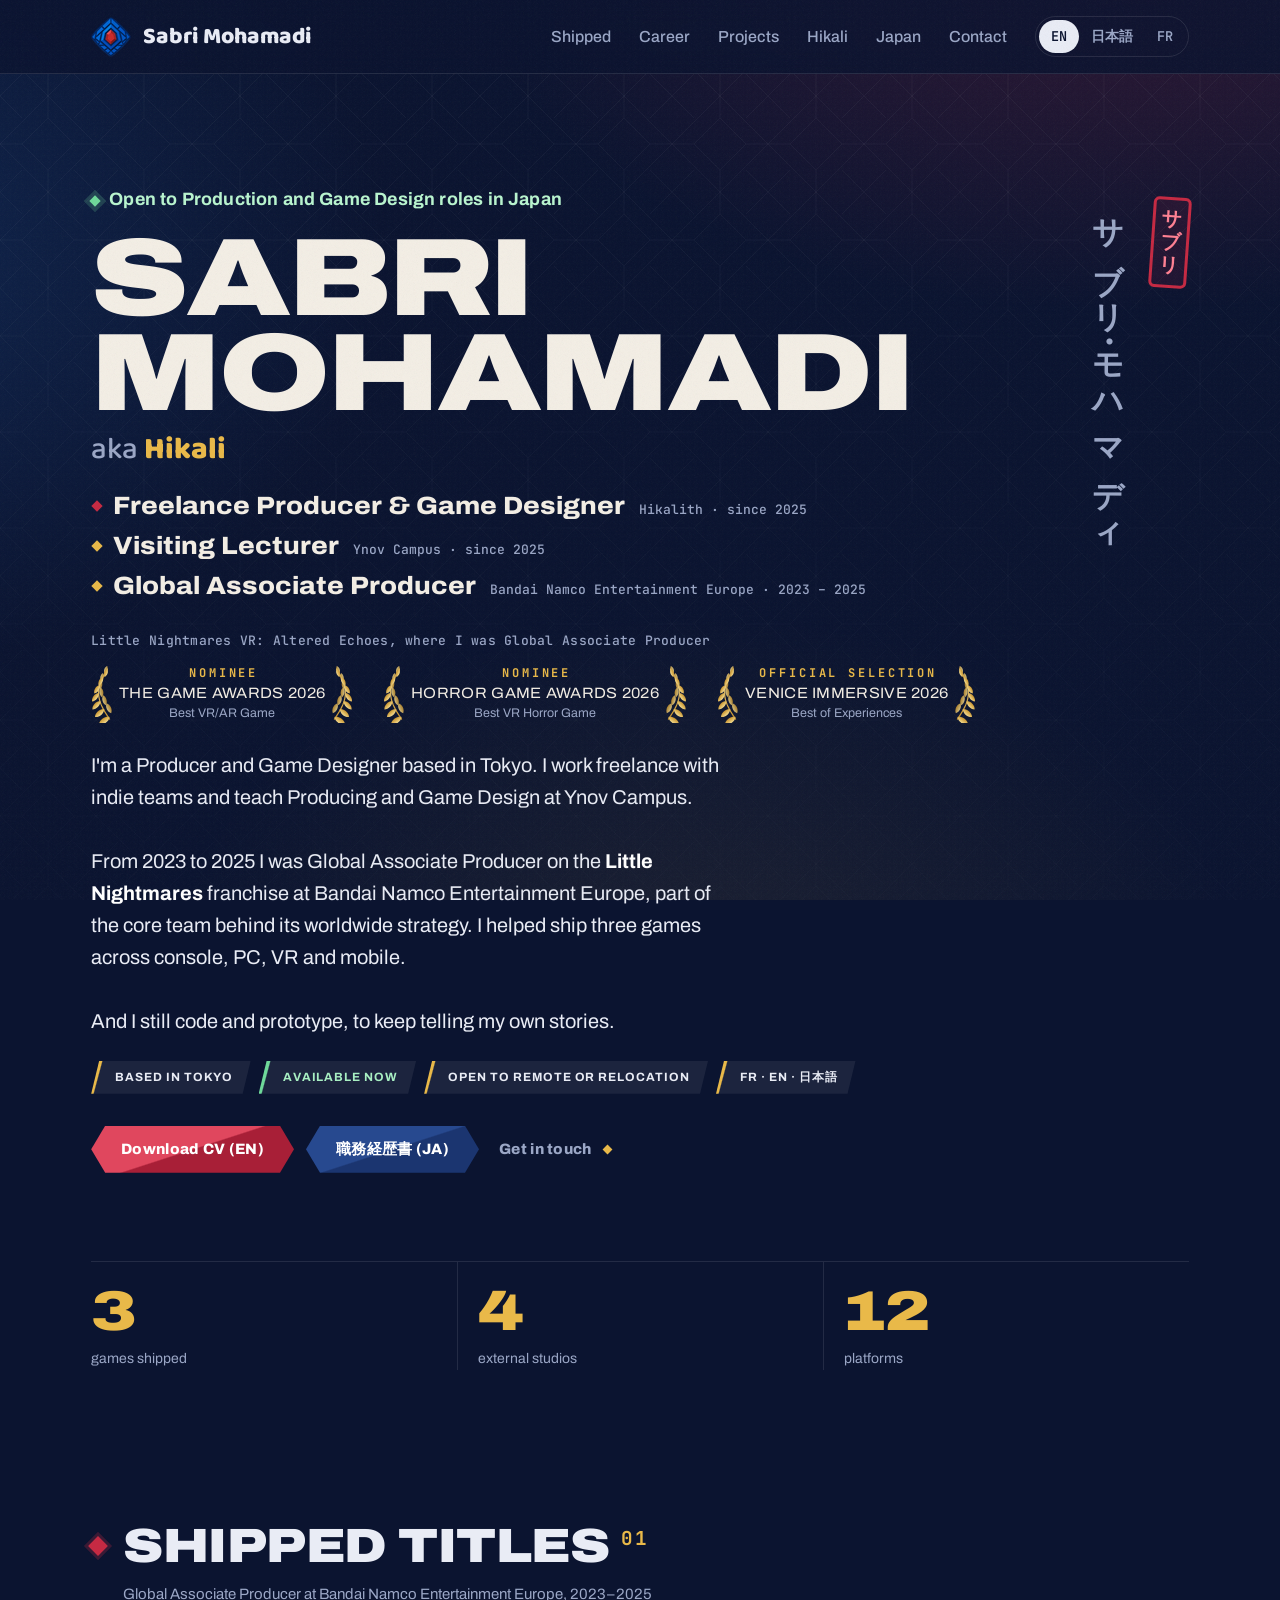
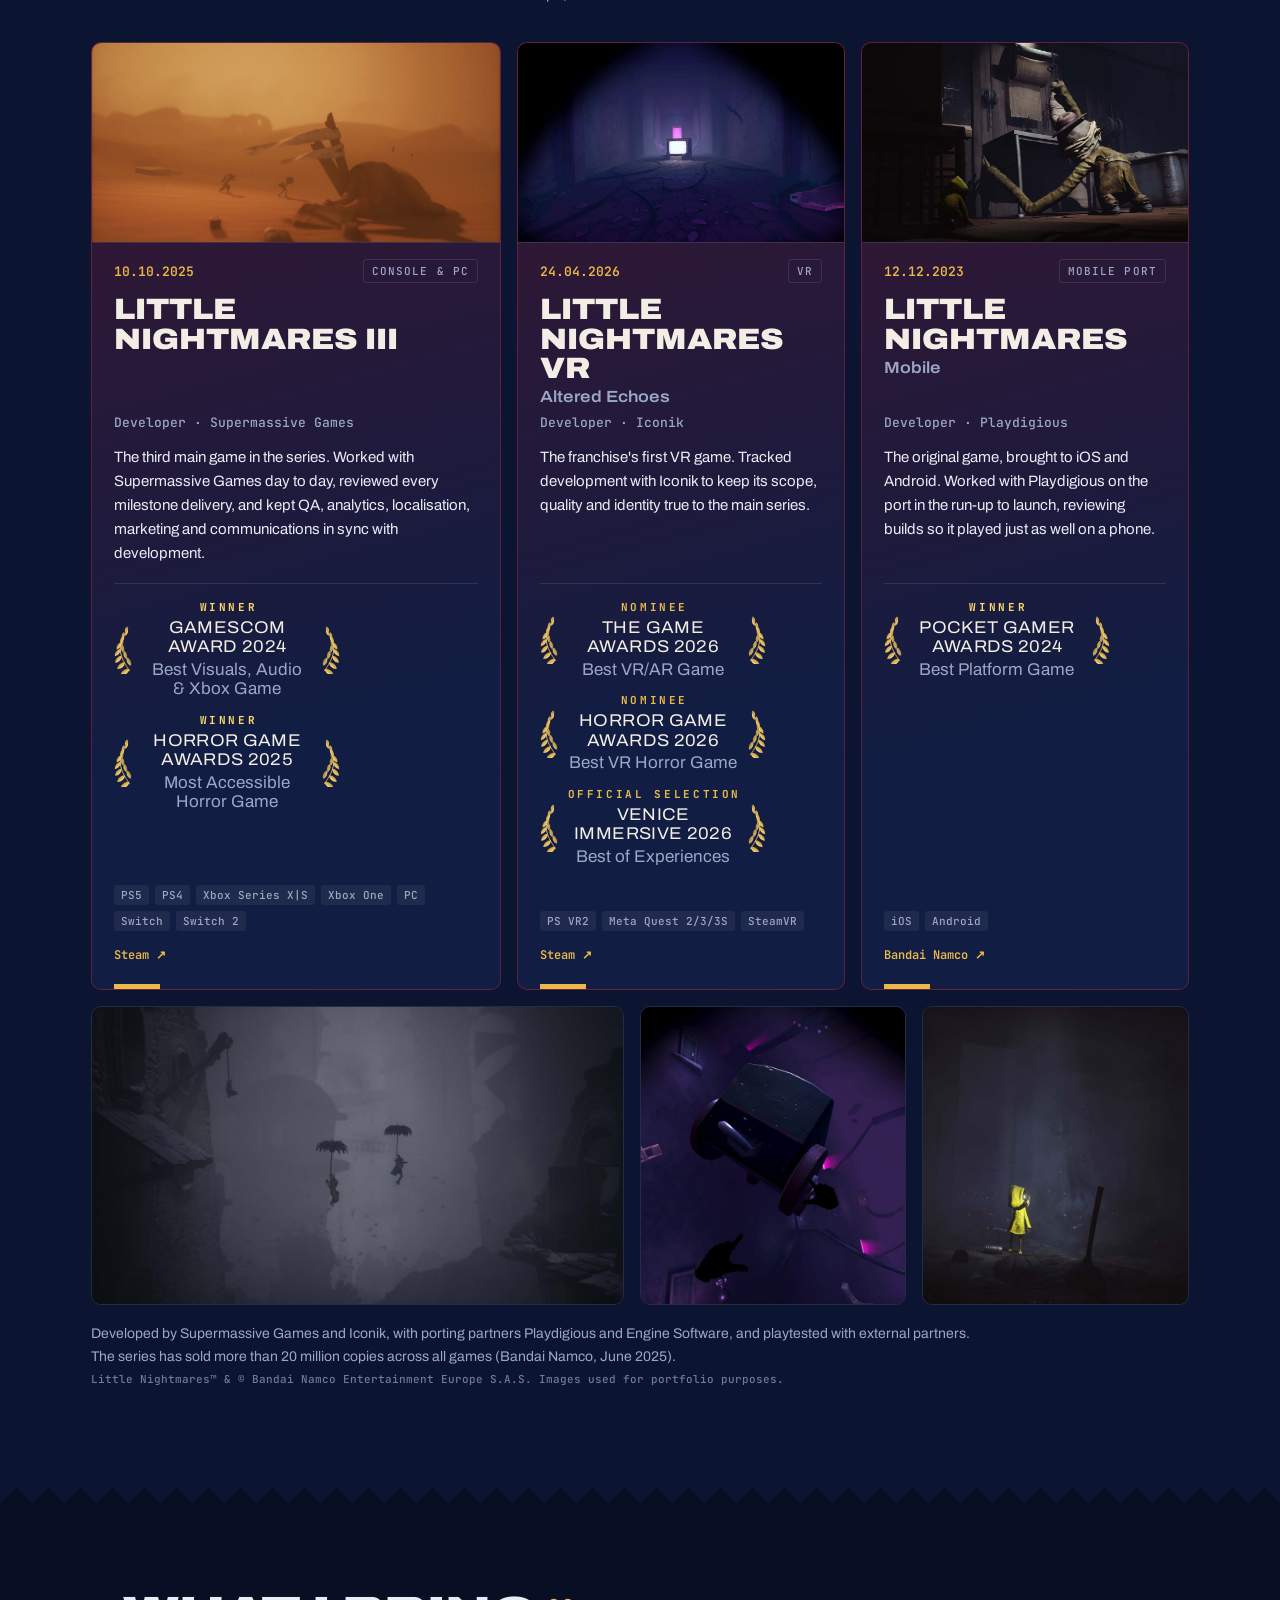
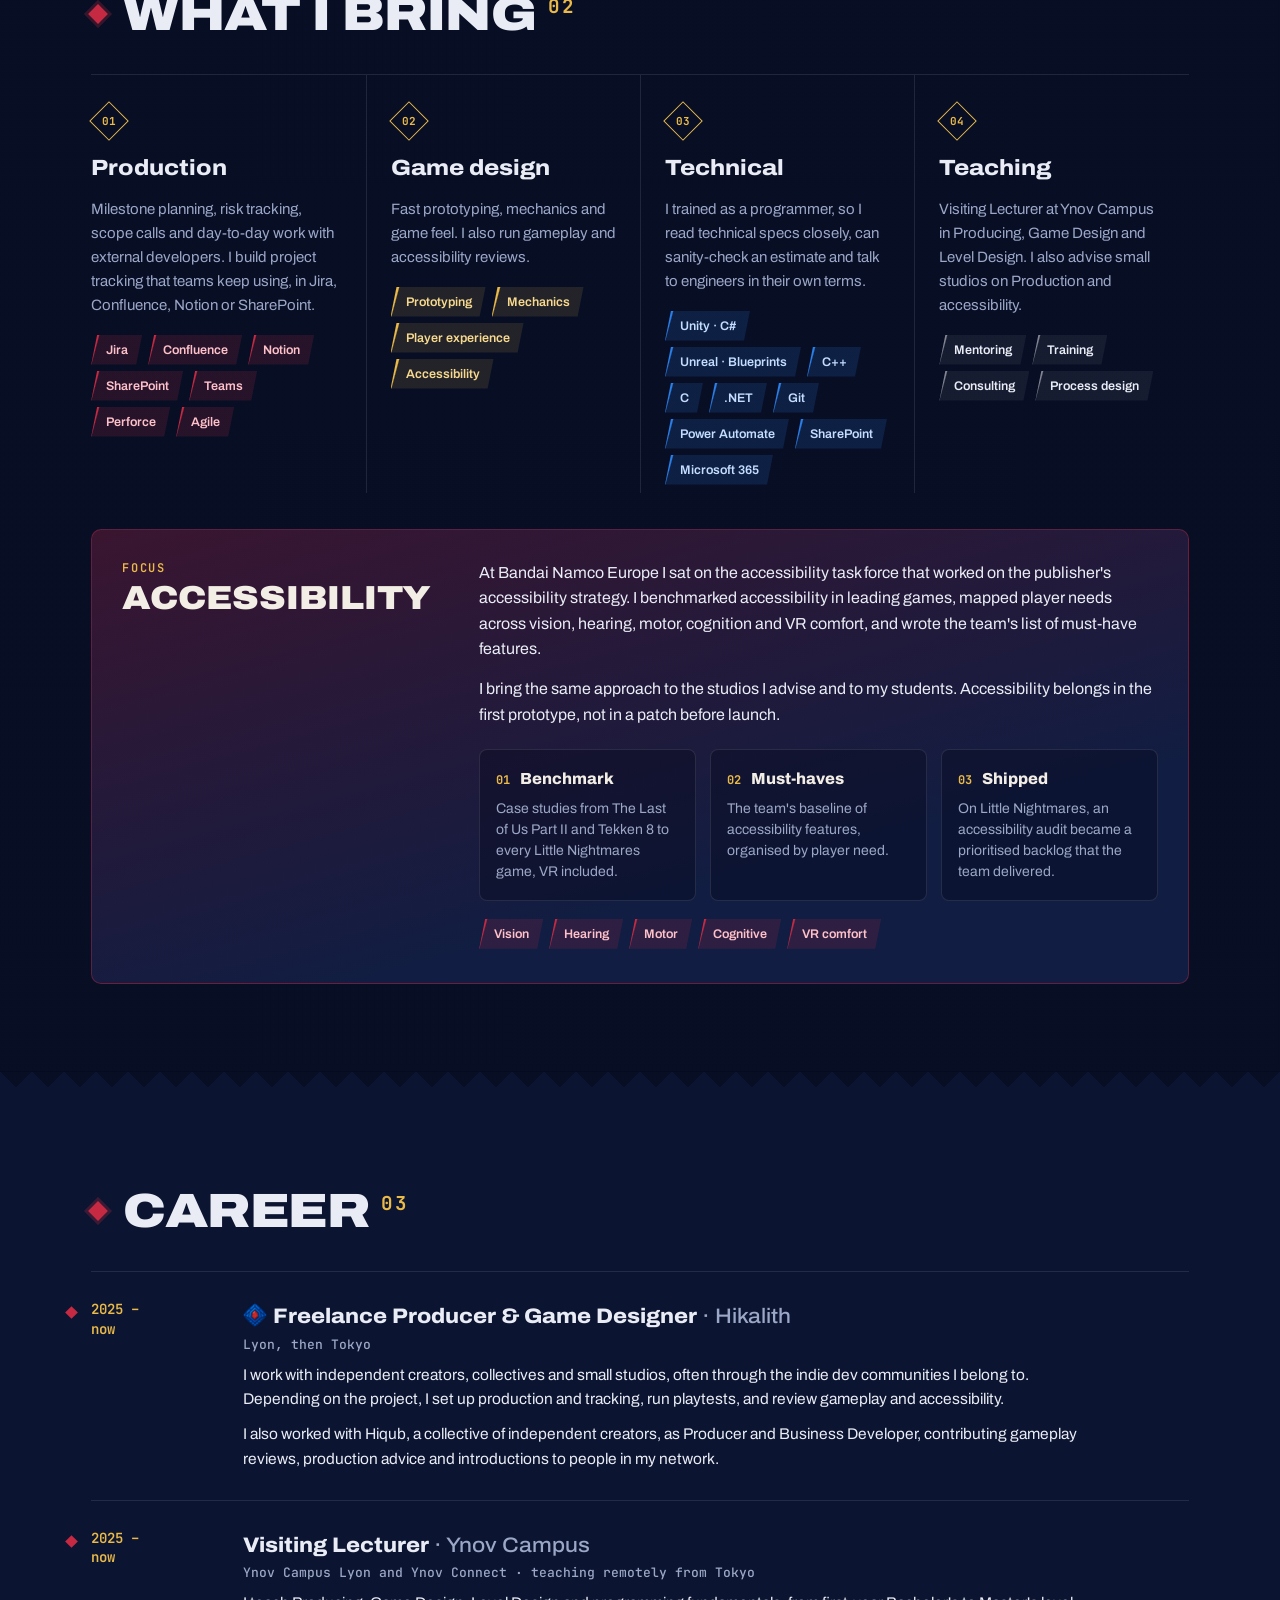
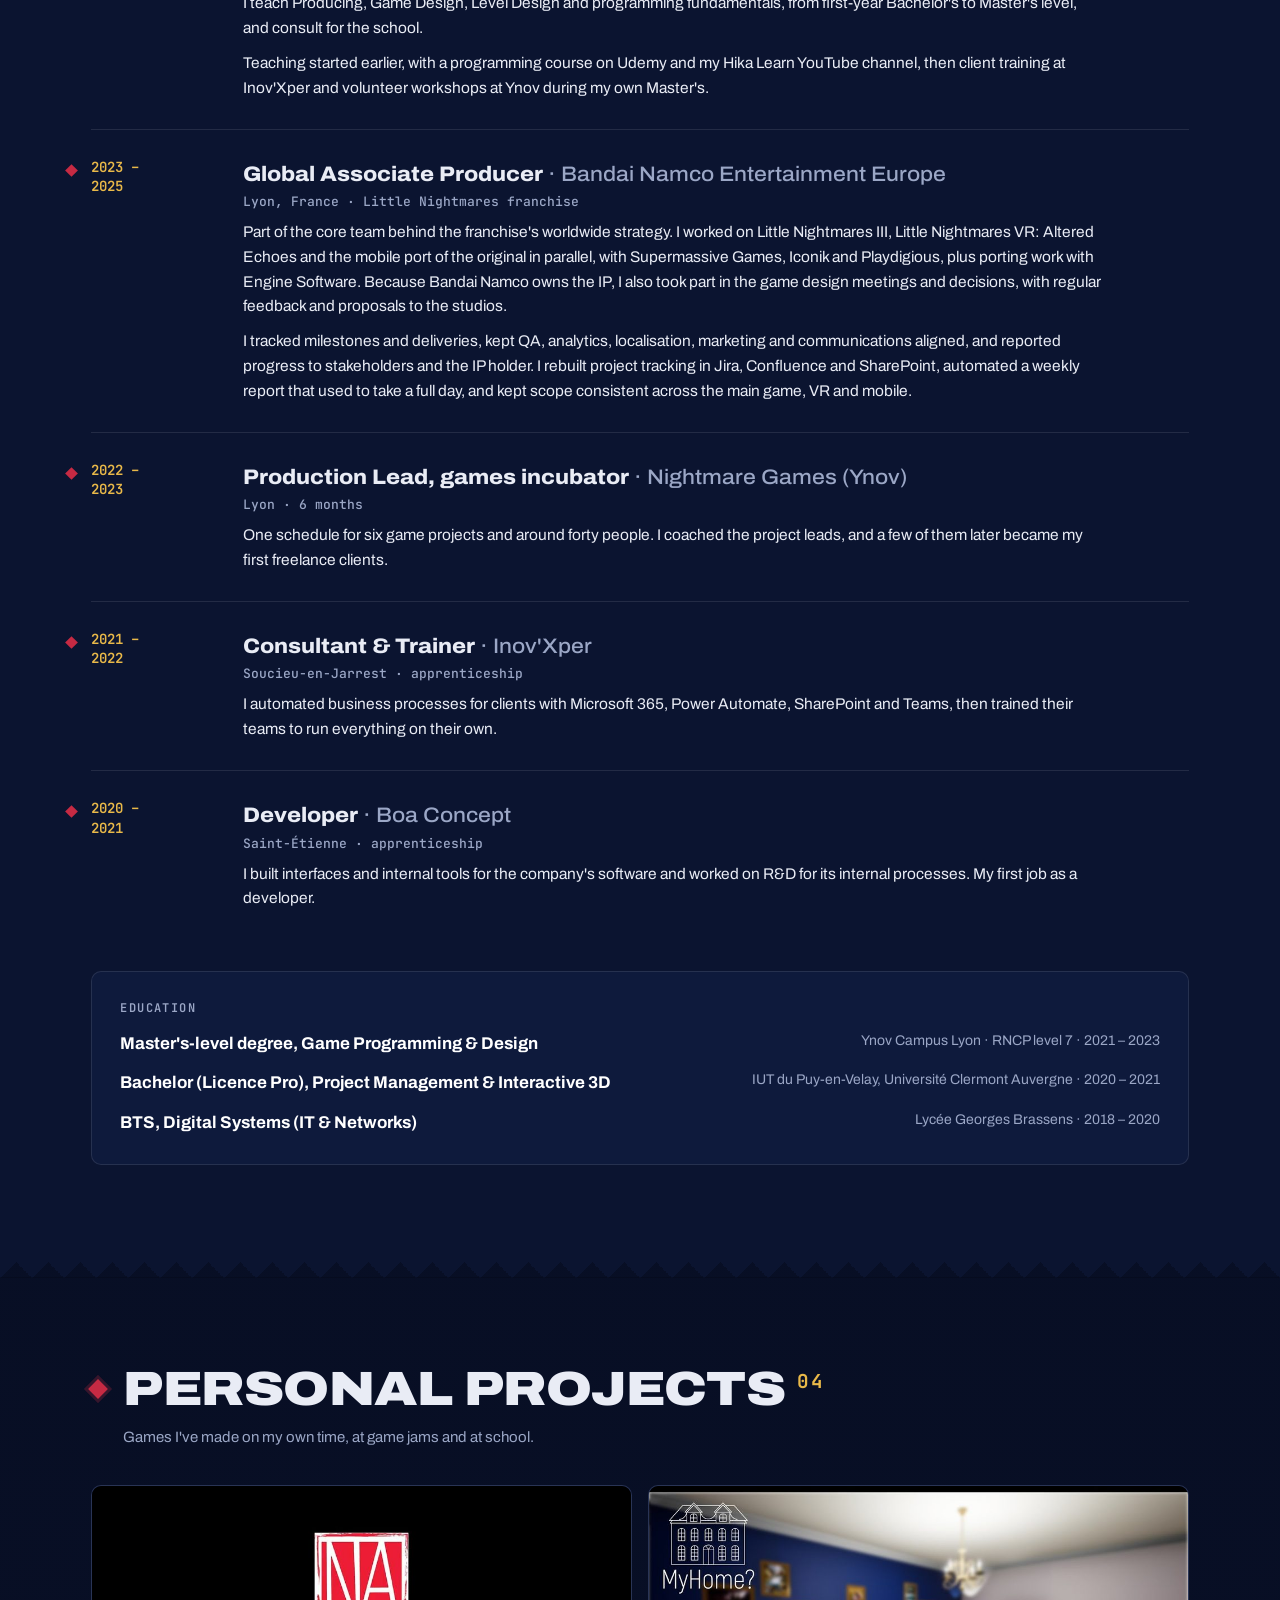
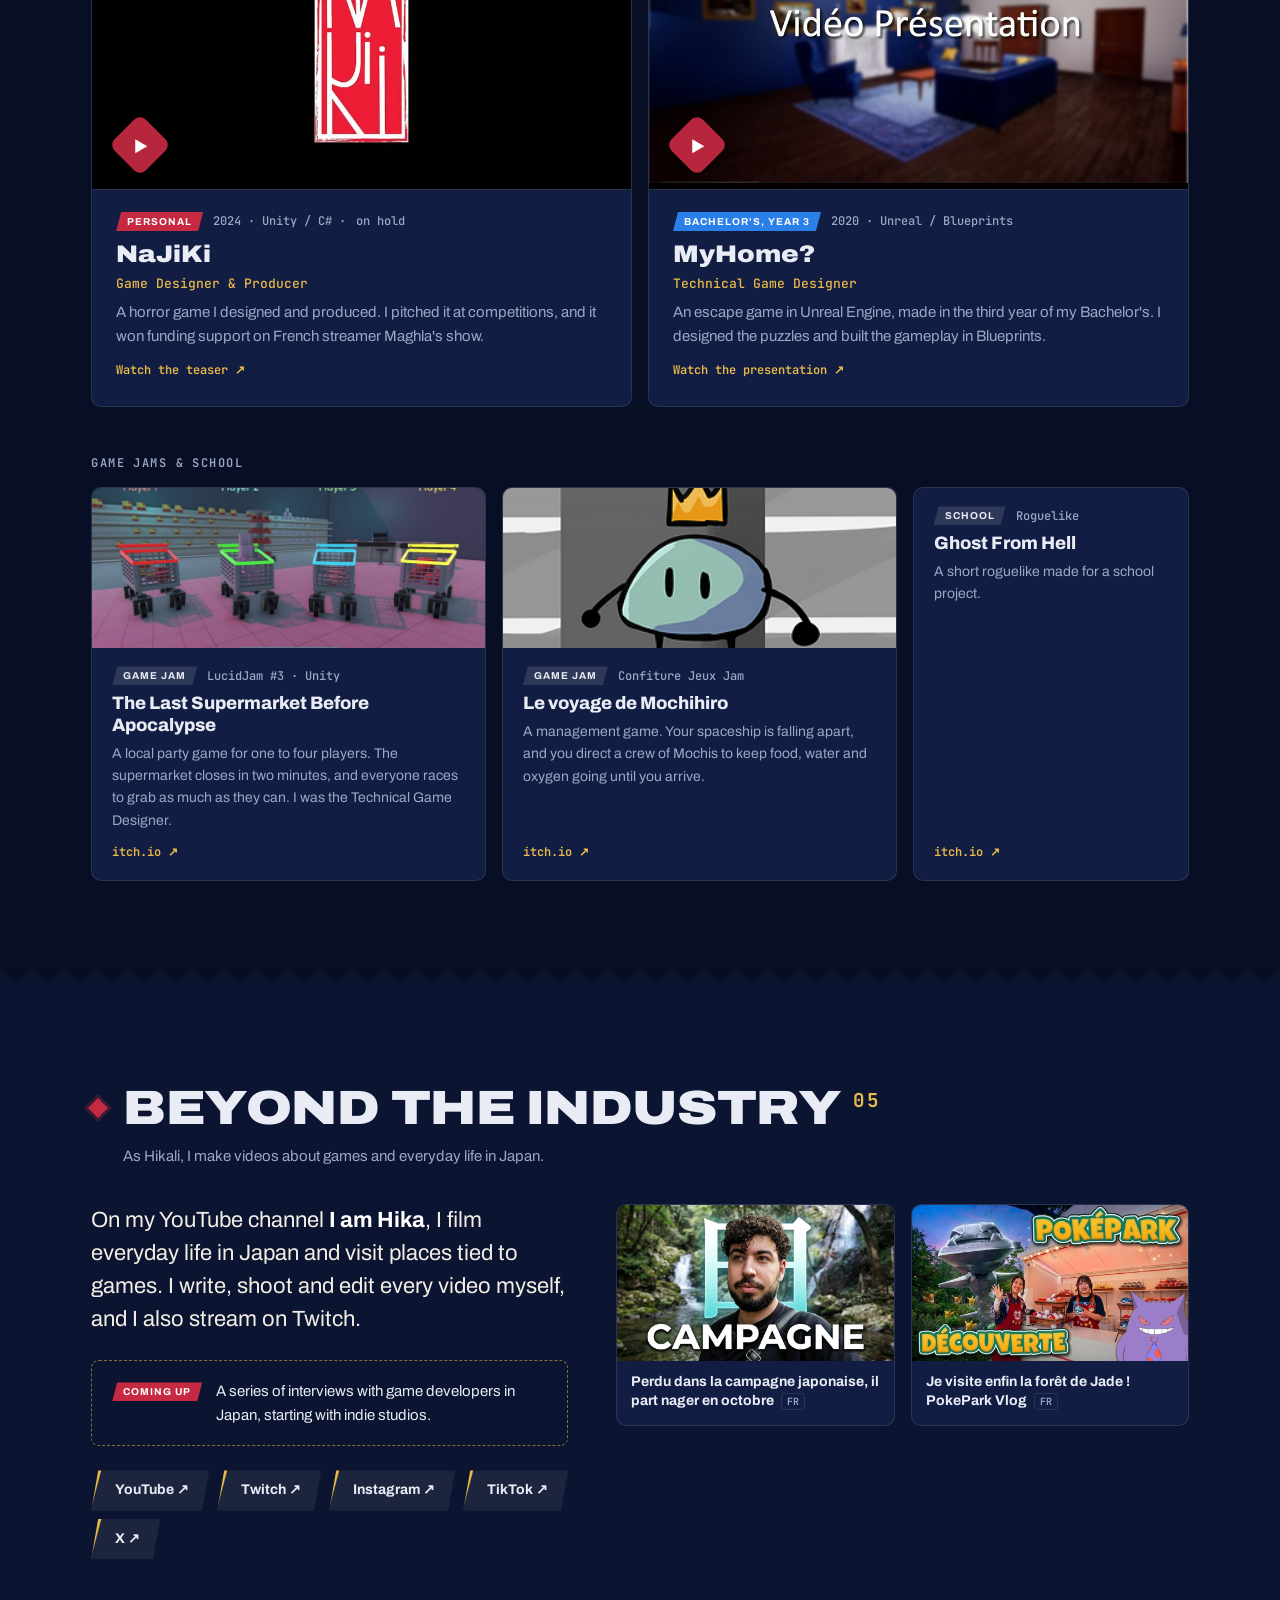
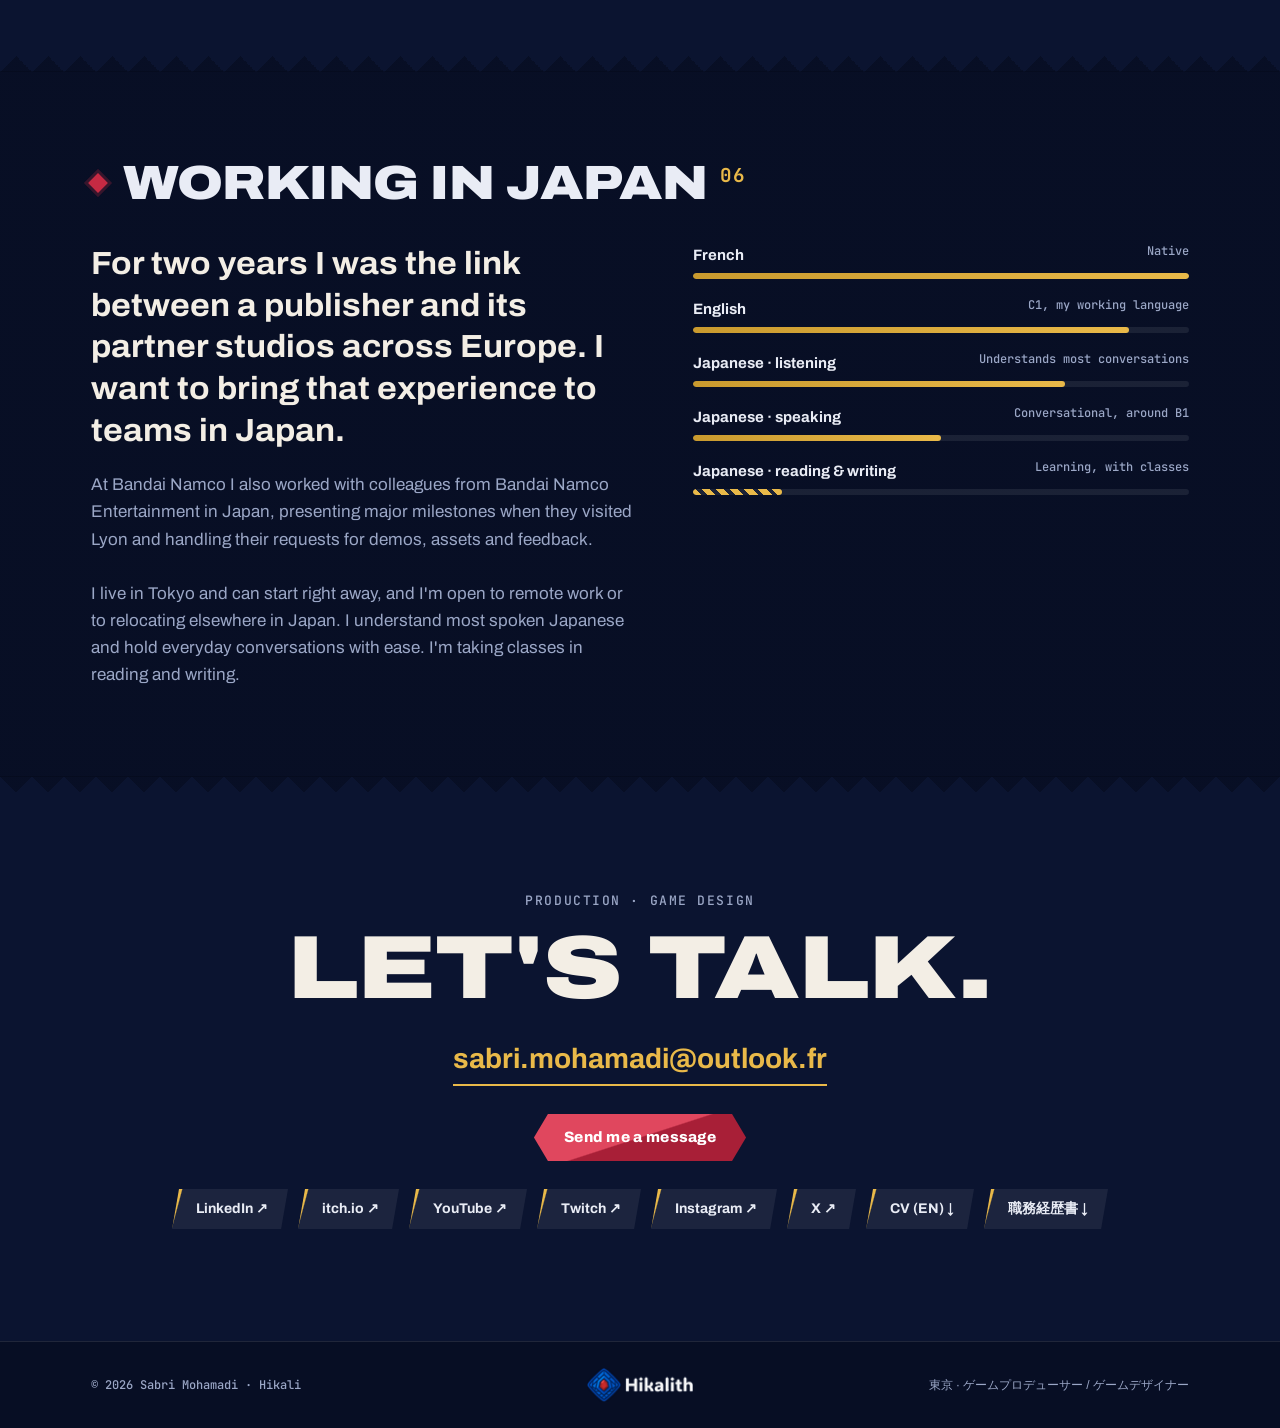
<file: docs/index.html>
<!doctype html>
<html lang="en">
<head>
<meta charset="utf-8">
<meta name="viewport" content="width=device-width, initial-scale=1">
<title>Sabri Mohamadi | Producer &amp; Game Designer in Tokyo</title>
<meta name="description" content="Sabri Mohamadi, Producer and Game Designer in Tokyo. Former Global Associate Producer on Little Nightmares at Bandai Namco Entertainment Europe. Open to Production and Game Design roles in Japan.">
<meta property="og:title" content="Sabri Mohamadi | Producer &amp; Game Designer in Tokyo">
<meta property="og:description" content="Sabri Mohamadi, Producer and Game Designer in Tokyo. Former Global Associate Producer on Little Nightmares at Bandai Namco Entertainment Europe. Open to Production and Game Design roles in Japan.">
<meta property="og:type" content="website">
<meta property="og:url" content="https://www.sabri-mohamadi.fr/">
<meta property="og:locale" content="en_US">
<meta property="og:image" content="https://www.sabri-mohamadi.fr/assets/og.jpg">
<meta name="twitter:card" content="summary_large_image">
<link rel="canonical" href="https://www.sabri-mohamadi.fr/">
<link rel="alternate" hreflang="en" href="https://www.sabri-mohamadi.fr/">
<link rel="alternate" hreflang="ja" href="https://www.sabri-mohamadi.fr/ja/">
<link rel="alternate" hreflang="fr" href="https://www.sabri-mohamadi.fr/fr/">
<link rel="alternate" hreflang="x-default" href="https://www.sabri-mohamadi.fr/">
<link rel="icon" href="assets/brand/favicon-64.png" type="image/png">
<link rel="apple-touch-icon" href="assets/brand/apple-touch-icon.png">
<meta name="theme-color" content="#0b1430">
<link rel="preload" href="fonts/archivo-latin-wdth-normal.woff2" as="font" type="font/woff2" crossorigin>
<link rel="stylesheet" href="style.css">
<script type="application/ld+json">
{"@context":"https://schema.org","@type":"Person","name":"Sabri Mohamadi","alternateName":"サブリ・モハマディ","jobTitle":"Producer & Game Designer","address":{"@type":"PostalAddress","addressLocality":"Tokyo","addressCountry":"JP"},"email":"mailto:sabri.mohamadi@outlook.fr","url":"https://www.sabri-mohamadi.fr/","sameAs":["https://www.linkedin.com/in/sabri-mohamadi-4910741a1/","https://hikalight.itch.io/","https://www.youtube.com/@IamHika","https://www.twitch.tv/hikalitv","https://www.instagram.com/iamhika_","https://www.tiktok.com/@imhika","https://x.com/Iamhikali"],"knowsLanguage":["fr","en","ja"],"knowsAbout":["Game production","Game design","Game accessibility","Unity","Unreal Engine"]}
</script>
</head>
<body>
<svg class="sprite" width="0" height="0" aria-hidden="true" focusable="false"><defs><linearGradient id="laurel-g" x1="0" y1="0" x2="0" y2="1"><stop offset="0" stop-color="#f6dc8e"/><stop offset="1" stop-color="#c8932c"/></linearGradient><symbol id="laurel" viewBox="0 0 22 54"><g fill="url(#laurel-g)"><polyline points="17.00,51.00 15.49,48.70 14.02,46.40 12.61,44.10 11.31,41.80 10.14,39.50 9.12,37.20 8.28,34.90 7.64,32.60 7.21,30.30 7.00,28.00 7.01,25.70 7.24,23.40 7.68,21.10 8.32,18.80 9.14,16.50 10.11,14.20 11.21,11.90 12.42,9.60 13.69,7.30 15.00,5.00" fill="none" stroke="url(#laurel-g)" stroke-width="1.1" stroke-linecap="round"/><path d="M0 0C3.00 -3.20 9.00 -3.20 12.00 0C9.00 3.20 3.00 3.20 0 0Z" transform="translate(17.00 49.00) rotate(145.0)"/><path d="M0 0C2.52 -2.69 7.56 -2.69 10.08 0C7.56 2.69 2.52 2.69 0 0Z" transform="translate(18.50 45.50) rotate(-115.0)" opacity="0.85"/><path d="M0 0C2.83 -3.01 8.47 -3.01 11.30 0C8.47 3.01 2.83 3.01 0 0Z" transform="translate(12.17 41.67) rotate(139.2)"/><path d="M0 0C2.37 -2.53 7.12 -2.53 9.49 0C7.12 2.53 2.37 2.53 0 0Z" transform="translate(13.67 38.17) rotate(-105.8)" opacity="0.85"/><path d="M0 0C2.65 -2.83 7.95 -2.83 10.60 0C7.95 2.83 2.65 2.83 0 0Z" transform="translate(8.54 34.33) rotate(133.3)"/><path d="M0 0C2.23 -2.37 6.68 -2.37 8.90 0C6.68 2.37 2.23 2.37 0 0Z" transform="translate(10.04 30.83) rotate(-96.7)" opacity="0.85"/><path d="M0 0C2.47 -2.64 7.42 -2.64 9.90 0C7.42 2.64 2.47 2.64 0 0Z" transform="translate(7.00 27.00) rotate(127.5)"/><path d="M0 0C2.08 -2.22 6.24 -2.22 8.32 0C6.24 2.22 2.08 2.22 0 0Z" transform="translate(8.50 23.50) rotate(-87.5)" opacity="0.85"/><path d="M0 0C2.30 -2.45 6.90 -2.45 9.20 0C6.90 2.45 2.30 2.45 0 0Z" transform="translate(7.87 19.67) rotate(121.7)"/><path d="M0 0C1.93 -2.06 5.80 -2.06 7.73 0C5.80 2.06 1.93 2.06 0 0Z" transform="translate(9.37 16.17) rotate(-78.3)" opacity="0.85"/><path d="M0 0C2.12 -2.27 6.37 -2.27 8.50 0C6.37 2.27 2.12 2.27 0 0Z" transform="translate(10.83 12.33) rotate(115.8)"/><path d="M0 0C1.78 -1.90 5.35 -1.90 7.14 0C5.35 1.90 1.78 1.90 0 0Z" transform="translate(12.33 8.83) rotate(-69.2)" opacity="0.85"/><path d="M0 0C1.95 -2.08 5.85 -2.08 7.80 0C5.85 2.08 1.95 2.08 0 0Z" transform="translate(15.00 5.00) rotate(110.0)"/></g></symbol></defs></svg>
<a class="skip" href="#top">Skip to content</a>

<header class="nav">
  <a class="brand" href="#top" aria-label="Sabri Mohamadi, home">
    <img src="assets/brand/hikalith-mark-40.png" srcset="assets/brand/hikalith-mark-40.png 1x, assets/brand/hikalith-mark-80.png 2x, assets/brand/hikalith-mark-120.png 3x" alt="" width="40" height="40">
    <span>Sabri Mohamadi</span>
  </a>
  <button class="menu-toggle" type="button" aria-expanded="false" aria-controls="site-nav" aria-label="Menu"><span></span><span></span></button>
  <nav class="nav-links" id="site-nav" aria-label="Sections">
    <a href="#shipped" data-i18n="nav.shipped">Shipped</a>
    <a href="#career" data-i18n="nav.career">Career</a>
    <a href="#projects" data-i18n="nav.projects">Projects</a>
    <a href="#hikali">Hikali</a>
    <a href="#japan" data-i18n="nav.japan">Japan</a>
    <a href="contact.html" data-i18n="nav.contact">Contact</a>
  </nav>
  <nav class="lang" aria-label="Language"><a href="/" hreflang="en" lang="en" aria-current="true">EN</a><a href="/ja/" hreflang="ja" lang="ja">日本語</a><a href="/fr/" hreflang="fr" lang="fr">FR</a></nav>
</header>

<main id="top">

  <!-- HERO -->
  <section class="hero">
    <div class="hero-grid">
      <div class="hero-main">
        <p class="eyebrow eyebrow-status"><span class="dot"></span><span data-i18n="hero.eyebrow">Open to Production and Game Design roles in Japan</span></p>
        <p class="kana-inline" lang="ja" aria-hidden="true">サブリ・モハマディ</p>
        <h1 class="name">Sabri<br>Mohamadi</h1>
        <p class="aka"><span>aka</span> Hikali</p>
        <ul class="roles">
          <li><b data-i18n="role.free">Freelance Producer &amp; Game Designer</b><span data-i18n="role.free.at">Hikalith · since 2025</span></li>
          <li><b data-i18n="role.teach">Visiting Lecturer</b><span data-i18n="role.teach.at">Ynov Campus · since 2025</span></li>
          <li><b data-i18n="role.bn">Global Associate Producer</b><span data-i18n="role.bn.at">Bandai Namco Entertainment Europe · 2023 – 2025</span></li>
        </ul>
        <div class="hero-awards">
          <p class="tga-line" data-i18n="tga.line">Little Nightmares VR: Altered Echoes, where I was Global Associate Producer</p>
          <div class="laurels"><a class="laurel" href="https://thegameawards.com/categories/best-vr-ar" target="_blank" rel="noopener"><svg class="lr" aria-hidden="true" focusable="false"><use href="#laurel"/></svg><span class="lt"><span class="lk" data-i18n="aw.nominee">Nominee</span><span class="le">The Game Awards 2026</span><span class="lc" data-i18n="aw.tga.cat">Best VR/AR Game</span></span><svg class="lr flip" aria-hidden="true" focusable="false"><use href="#laurel"/></svg></a><a class="laurel" href="https://www.thehorrorgameawards.com/best-vr" target="_blank" rel="noopener"><svg class="lr" aria-hidden="true" focusable="false"><use href="#laurel"/></svg><span class="lt"><span class="lk" data-i18n="aw.nominee">Nominee</span><span class="le">Horror Game Awards 2026</span><span class="lc" data-i18n="aw.hga.cat">Best VR Horror Game</span></span><svg class="lr flip" aria-hidden="true" focusable="false"><use href="#laurel"/></svg></a><a class="laurel" href="https://www.labiennale.org/en/cinema/2026/venice-immersive/little-nightmares-vr-altered-echoes" target="_blank" rel="noopener"><svg class="lr" aria-hidden="true" focusable="false"><use href="#laurel"/></svg><span class="lt"><span class="lk" data-i18n="aw.selection">Official Selection</span><span class="le">Venice Immersive 2026</span><span class="lc" data-i18n="aw.venice.cat">Best of Experiences</span></span><svg class="lr flip" aria-hidden="true" focusable="false"><use href="#laurel"/></svg></a></div>
        </div>
        <p class="lead" data-i18n="hero.lead">I'm a Producer and Game Designer based in Tokyo. I work freelance with indie teams and teach Producing and Game Design at Ynov Campus.<br><br>From 2023 to 2025 I was Global Associate Producer on the <b>Little Nightmares</b> franchise at Bandai Namco Entertainment Europe, part of the core team behind its worldwide strategy. I helped ship three games across console, PC, VR and mobile.<br><br>And I still code and prototype, to keep telling my own stories.</p>
        <ul class="chips">
          <li data-i18n="hero.chip1">Based in Tokyo</li>
          <li class="chip-ok" data-i18n="hero.chip2">Available now</li>
          <li data-i18n="hero.chip4">Open to remote or relocation</li>
          <li data-i18n="hero.chip3">FR · EN · 日本語</li>
        </ul>
        <div class="cta">
          <a class="btn btn-primary" href="assets/cv/Sabri_Mohamadi_CV_EN.pdf" download data-i18n="hero.cv">Download CV (EN)</a>
          <a class="btn" href="assets/cv/Sabri_Mohamadi_Shokumu_Keirekisho_JA.pdf" download>職務経歴書 (JA)</a>
          <a class="btn btn-ghost" href="contact.html" data-i18n="hero.contact">Get in touch</a>
        </div>
      </div>
      <aside class="hero-side" aria-hidden="true" lang="ja">
        <div class="kana">サブリ・モハマディ</div>
        <div class="hanko">サ<br>ブ<br>リ</div>
      </aside>
    </div>

    <dl class="stats">
      <div><dt>3</dt><dd data-i18n="stat.titles">games shipped</dd></div>
      <div><dt>4</dt><dd data-i18n="stat.studios">external studios</dd></div>
      <div><dt>12</dt><dd data-i18n="stat.platforms">platforms</dd></div>
    </dl>
  </section>

  <!-- SHIPPED -->
  <section id="shipped" class="section">
    <div class="section-head">
      <span class="diamond" aria-hidden="true"></span>
      <h2 data-i18n="shipped.title">Shipped titles</h2>
      <p class="section-sub" data-i18n="shipped.sub">Global Associate Producer at Bandai Namco Entertainment Europe, 2023–2025</p>
    </div>

    <div class="shipped">
      <article class="game game-lead">
        <img class="game-img" src="assets/img/ln3.jpg" alt="Little Nightmares III: Low and Alone crossing a desert" width="1280" height="720">
        <div class="game-top">
          <span class="game-date">10.10.2025</span>
          <span class="game-tag" data-i18n="shipped.console">Console & PC</span>
        </div>
        <h3>Little Nightmares III</h3>
        <p class="game-dev"><span data-i18n="shipped.dev">Developer</span> · Supermassive Games</p>
        <p class="game-role" data-i18n="shipped.ln3">The third main game in the series. Worked with Supermassive Games day to day, reviewed every milestone delivery, and kept QA, analytics, localisation, marketing and communications in sync with development.</p>
        <div class="laurels stack"><a class="laurel win" href="https://www.supermassivegames.com/news/little-nightmares-iii-award-winner" target="_blank" rel="noopener"><svg class="lr" aria-hidden="true" focusable="false"><use href="#laurel"/></svg><span class="lt"><span class="lk" data-i18n="aw.winner">Winner</span><span class="le">Gamescom Award 2024</span><span class="lc" data-i18n="aw.gc.cat">Best Visuals, Audio & Xbox Game</span></span><svg class="lr flip" aria-hidden="true" focusable="false"><use href="#laurel"/></svg></a><a class="laurel win" href="https://www.techloy.com/everything-that-happened-at-the-horror-game-awards-2025/" target="_blank" rel="noopener"><svg class="lr" aria-hidden="true" focusable="false"><use href="#laurel"/></svg><span class="lt"><span class="lk" data-i18n="aw.winner">Winner</span><span class="le">Horror Game Awards 2025</span><span class="lc" data-i18n="aw.hga25.cat">Most Accessible Horror Game</span></span><svg class="lr flip" aria-hidden="true" focusable="false"><use href="#laurel"/></svg></a></div>
        <ul class="plats"><li>PS5</li><li>PS4</li><li>Xbox Series X|S</li><li>Xbox One</li><li>PC</li><li>Switch</li><li>Switch 2</li></ul>
        <a class="game-link" href="https://store.steampowered.com/app/1392860/" target="_blank" rel="noopener">Steam ↗</a>
      </article>

      <article class="game">
        <img class="game-img" src="assets/img/lnvr.jpg" alt="Little Nightmares VR: Altered Echoes: a glowing TV at the end of a corridor" width="1280" height="720">
        <div class="game-top">
          <span class="game-date">24.04.2026</span>
          <span class="game-tag">VR</span>
        </div>
        <h3>Little Nightmares VR<span>Altered Echoes</span></h3>
        <p class="game-dev"><span data-i18n="shipped.dev">Developer</span> · Iconik</p>
        <p class="game-role" data-i18n="shipped.vr">The franchise's first VR game. Tracked development with Iconik to keep its scope, quality and identity true to the main series.</p>
        <div class="laurels stack"><a class="laurel" href="https://thegameawards.com/categories/best-vr-ar" target="_blank" rel="noopener"><svg class="lr" aria-hidden="true" focusable="false"><use href="#laurel"/></svg><span class="lt"><span class="lk" data-i18n="aw.nominee">Nominee</span><span class="le">The Game Awards 2026</span><span class="lc" data-i18n="aw.tga.cat">Best VR/AR Game</span></span><svg class="lr flip" aria-hidden="true" focusable="false"><use href="#laurel"/></svg></a><a class="laurel" href="https://www.thehorrorgameawards.com/best-vr" target="_blank" rel="noopener"><svg class="lr" aria-hidden="true" focusable="false"><use href="#laurel"/></svg><span class="lt"><span class="lk" data-i18n="aw.nominee">Nominee</span><span class="le">Horror Game Awards 2026</span><span class="lc" data-i18n="aw.hga.cat">Best VR Horror Game</span></span><svg class="lr flip" aria-hidden="true" focusable="false"><use href="#laurel"/></svg></a><a class="laurel" href="https://www.labiennale.org/en/cinema/2026/venice-immersive/little-nightmares-vr-altered-echoes" target="_blank" rel="noopener"><svg class="lr" aria-hidden="true" focusable="false"><use href="#laurel"/></svg><span class="lt"><span class="lk" data-i18n="aw.selection">Official Selection</span><span class="le">Venice Immersive 2026</span><span class="lc" data-i18n="aw.venice.cat">Best of Experiences</span></span><svg class="lr flip" aria-hidden="true" focusable="false"><use href="#laurel"/></svg></a></div>
        <ul class="plats"><li>PS VR2</li><li>Meta Quest 2/3/3S</li><li>SteamVR</li></ul>
        <a class="game-link" href="https://store.steampowered.com/app/2482940/" target="_blank" rel="noopener">Steam ↗</a>
      </article>

      <article class="game">
        <img class="game-img" src="assets/img/ln1.jpg" alt="Little Nightmares: Six hiding from the Janitor" width="1280" height="720">
        <div class="game-top">
          <span class="game-date">12.12.2023</span>
          <span class="game-tag" data-i18n="shipped.mobile">Mobile port</span>
        </div>
        <h3>Little Nightmares<span data-i18n="shipped.mobileSub">Mobile</span></h3>
        <p class="game-dev"><span data-i18n="shipped.dev">Developer</span> · Playdigious</p>
        <p class="game-role" data-i18n="shipped.mob">The original game, brought to iOS and Android. Worked with Playdigious on the port in the run-up to launch, reviewing builds so it played just as well on a phone.</p>
        <div class="laurels stack"><a class="laurel win" href="https://www.pocketgamer.com/pocket-gamer-awards/2024/winners/best-mobile-platform-game-of-the-year/" target="_blank" rel="noopener"><svg class="lr" aria-hidden="true" focusable="false"><use href="#laurel"/></svg><span class="lt"><span class="lk" data-i18n="aw.winner">Winner</span><span class="le">Pocket Gamer Awards 2024</span><span class="lc" data-i18n="aw.pg.cat">Best Platform Game</span></span><svg class="lr flip" aria-hidden="true" focusable="false"><use href="#laurel"/></svg></a></div>
        <ul class="plats"><li>iOS</li><li>Android</li></ul>
        <a class="game-link" href="https://en.bandainamcoent.eu/little-nightmares/news/little-nightmares-available-today-mobile-ios-and-android" target="_blank" rel="noopener">Bandai Namco ↗</a>
      </article>
    </div>
    <div class="gallery">
      <img src="assets/img/ln3-wide.jpg" alt="Little Nightmares III: two children gliding down with umbrellas" width="1280" height="720" loading="lazy">
      <img src="assets/img/lnvr-b.jpg" alt="Little Nightmares VR: Altered Echoes: first-person view on a purple staircase" width="1280" height="720" loading="lazy">
      <img src="assets/img/ln1-b.jpg" alt="Little Nightmares: Six in her yellow raincoat" width="1280" height="720" loading="lazy">
    </div>
    <p class="shipped-note"><span data-i18n="shipped.note">Developed by Supermassive Games and Iconik, with porting partners Playdigious and Engine Software, and playtested with external partners. The series has sold more than 20 million copies across all games (Bandai Namco, June 2025).</span><br><span class="credit">Little Nightmares™ &amp; © Bandai Namco Entertainment Europe S.A.S. Images used for portfolio purposes.</span></p>
  </section>

  <!-- CRAFT -->
  <section id="craft" class="section band">
    <div class="section-head">
      <span class="diamond" aria-hidden="true"></span>
      <h2 data-i18n="craft.title">What I bring</h2>
    </div>
    <div class="craft">
      <article>
        <span class="craft-num"><span>01</span></span>
        <h3 data-i18n="craft.p.t">Production</h3>
        <p data-i18n="craft.p.d">Milestone planning, risk tracking, scope calls and day-to-day work with external developers. I build project tracking that teams keep using, in Jira, Confluence, Notion or SharePoint.</p>
        <ul class="pills pills-red"><li>Jira</li><li>Confluence</li><li>Notion</li><li>SharePoint</li><li>Teams</li><li>Perforce</li><li>Agile</li></ul>
      </article>
      <article>
        <span class="craft-num"><span>02</span></span>
        <h3 data-i18n="craft.d.t">Game design</h3>
        <p data-i18n="craft.d.d">Fast prototyping, mechanics and game feel. I also run gameplay and accessibility reviews.</p>
        <ul class="pills pills-yellow"><li data-i18n="pill.proto">Prototyping</li><li data-i18n="pill.systems">Mechanics</li><li data-i18n="pill.ux">Player experience</li><li data-i18n="pill.a11y">Accessibility</li></ul>
      </article>
      <article>
        <span class="craft-num"><span>03</span></span>
        <h3 data-i18n="craft.t.t">Technical</h3>
        <p data-i18n="craft.t.d">I trained as a programmer, so I read technical specs closely, can sanity-check an estimate and talk to engineers in their own terms.</p>
        <ul class="pills pills-blue"><li>Unity · C#</li><li>Unreal · Blueprints</li><li>C++</li><li>C</li><li>.NET</li><li>Git</li><li>Power Automate</li><li>SharePoint</li><li>Microsoft 365</li></ul>
      </article>
      <article>
        <span class="craft-num"><span>04</span></span>
        <h3 data-i18n="craft.e.t">Teaching</h3>
        <p data-i18n="craft.e.d">Visiting Lecturer at Ynov Campus in Producing, Game Design and Level Design. I also advise small studios on Production and accessibility.</p>
        <ul class="pills pills-grey"><li data-i18n="pill.mentor">Mentoring</li><li data-i18n="pill.training">Training</li><li data-i18n="pill.consulting">Consulting</li><li data-i18n="pill.process">Process design</li></ul>
      </article>
    </div>
    <div class="spotlight">
      <div class="spot-head">
        <p class="spot-kicker" data-i18n="a11y.kicker">Focus</p>
        <h3 data-i18n="a11y.t">Accessibility</h3>
      </div>
      <div class="spot-body">
        <p data-i18n="a11y.p1">At Bandai Namco Europe I sat on the accessibility task force that worked on the publisher's accessibility strategy. I benchmarked accessibility in leading games, mapped player needs across vision, hearing, motor, cognition and VR comfort, and wrote the team's list of must-have features.</p>
        <p data-i18n="a11y.p2">I bring the same approach to the studios I advise and to my students. Accessibility belongs in the first prototype, not in a patch before launch.</p>
        <ol class="spot-steps">
          <li><b data-i18n="a11y.s1.t">Benchmark</b><span data-i18n="a11y.s1">Case studies from The Last of Us Part II and Tekken 8 to every Little Nightmares game, VR included.</span></li>
          <li><b data-i18n="a11y.s2.t">Must-haves</b><span data-i18n="a11y.s2">The team's baseline of accessibility features, organised by player need.</span></li>
          <li><b data-i18n="a11y.s3.t">Shipped</b><span data-i18n="a11y.s3">On Little Nightmares, an accessibility audit became a prioritised backlog that the team delivered.</span></li>
        </ol>
        <ul class="pills pills-red"><li data-i18n="a11y.v">Vision</li><li data-i18n="a11y.h">Hearing</li><li data-i18n="a11y.m">Motor</li><li data-i18n="a11y.c">Cognitive</li><li data-i18n="a11y.vr">VR comfort</li></ul>
      </div>
    </div>
  </section>

  <!-- CAREER -->
  <section id="career" class="section">
    <div class="section-head">
      <span class="diamond" aria-hidden="true"></span>
      <h2 data-i18n="career.title">Career</h2>
    </div>

    <ol class="timeline">
      <li>
        <div class="tl-when">2025 –<br><span data-i18n="career.now">now</span></div>
        <div class="tl-body">
          <h3><img class="tl-logo" src="assets/brand/hikalith-mark-26.png" srcset="assets/brand/hikalith-mark-26.png 1x, assets/brand/hikalith-mark-52.png 2x" alt="" width="26" height="26"><span data-i18n="career.free.role">Freelance Producer &amp; Game Designer</span> <em>· Hikalith</em></h3>
          <p class="tl-where" data-i18n="career.free.where">Lyon, then Tokyo</p>
          <p data-i18n="career.free.p1">I work with independent creators, collectives and small studios, often through the indie dev communities I belong to. Depending on the project, I set up production and tracking, run playtests, and review gameplay and accessibility.</p>
          <p data-i18n="career.free.p2">I also worked with Hiqub, a collective of independent creators, as Producer and Business Developer, contributing gameplay reviews, production advice and introductions to people in my network.</p>
        </div>
      </li>
      <li>
        <div class="tl-when">2025 –<br><span data-i18n="career.now">now</span></div>
        <div class="tl-body">
          <h3><span data-i18n="career.teach.role">Visiting Lecturer</span> <em>· Ynov Campus</em></h3>
          <p class="tl-where" data-i18n="career.teach.where">Ynov Campus Lyon and Ynov Connect · teaching remotely from Tokyo</p>
          <p data-i18n="career.teach.p1">I teach Producing, Game Design, Level Design and programming fundamentals, from first-year Bachelor's to Master's level, and consult for the school.</p>
          <p data-i18n="career.teach.p2">Teaching started earlier, with a programming course on Udemy and my Hika Learn YouTube channel, then client training at Inov'Xper and volunteer workshops at Ynov during my own Master's.</p>
        </div>
      </li>
      <li>
        <div class="tl-when">2023 –<br>2025</div>
        <div class="tl-body">
          <h3><span data-i18n="career.bn.role">Global Associate Producer</span> <em>· Bandai Namco Entertainment Europe</em></h3>
          <p class="tl-where" data-i18n="career.bn.where">Lyon, France · Little Nightmares franchise</p>
          <p data-i18n="career.bn.p1">Part of the core team behind the franchise's worldwide strategy. I worked on Little Nightmares III, Little Nightmares VR: Altered Echoes and the mobile port of the original in parallel, with Supermassive Games, Iconik and Playdigious, plus porting work with Engine Software. Because Bandai Namco owns the IP, I also took part in the game design meetings and decisions, with regular feedback and proposals to the studios.</p>
          <p data-i18n="career.bn.p2">I tracked milestones and deliveries, kept QA, analytics, localisation, marketing and communications aligned, and reported progress to stakeholders and the IP holder. I rebuilt project tracking in Jira, Confluence and SharePoint, automated a weekly report that used to take a full day, and kept scope consistent across the main game, VR and mobile.</p>
        </div>
      </li>
      <li>
        <div class="tl-when">2022 –<br>2023</div>
        <div class="tl-body">
          <h3><span data-i18n="career.nm.role">Production Lead, games incubator</span> <em>· Nightmare Games (Ynov)</em></h3>
          <p class="tl-where" data-i18n="career.nm.where">Lyon · 6 months</p>
          <p data-i18n="career.nm.p">One schedule for six game projects and around forty people. I coached the project leads, and a few of them later became my first freelance clients.</p>
        </div>
      </li>
      <li>
        <div class="tl-when">2021 –<br>2022</div>
        <div class="tl-body">
          <h3><span data-i18n="career.ix.role">Consultant &amp; Trainer</span> <em>· Inov'Xper</em></h3>
          <p class="tl-where" data-i18n="career.ix.where">Soucieu-en-Jarrest · apprenticeship</p>
          <p data-i18n="career.ix.p">I automated business processes for clients with Microsoft 365, Power Automate, SharePoint and Teams, then trained their teams to run everything on their own.</p>
        </div>
      </li>
      <li>
        <div class="tl-when">2020 –<br>2021</div>
        <div class="tl-body">
          <h3><span data-i18n="career.boa.role">Developer</span> <em>· Boa Concept</em></h3>
          <p class="tl-where" data-i18n="career.boa.where">Saint-Étienne · apprenticeship</p>
          <p data-i18n="career.boa.p">I built interfaces and internal tools for the company's software and worked on R&amp;D for its internal processes. My first job as a developer.</p>
        </div>
      </li>
    </ol>

    <div class="edu">
      <h3 class="edu-title" data-i18n="edu.title">Education</h3>
      <ul>
        <li><b data-i18n="edu.m">Master's-level degree, Game Programming &amp; Design</b><span>Ynov Campus Lyon · RNCP level 7 · 2021 – 2023</span></li>
        <li><b data-i18n="edu.l">Bachelor (Licence Pro), Project Management &amp; Interactive 3D</b><span>IUT du Puy-en-Velay, Université Clermont Auvergne · 2020 – 2021</span></li>
        <li><b data-i18n="edu.b">BTS, Digital Systems (IT &amp; Networks)</b><span>Lycée Georges Brassens · 2018 – 2020</span></li>
      </ul>
    </div>
  </section>

  <!-- PROJECTS -->
  <section id="projects" class="section band">
    <div class="section-head">
      <span class="diamond" aria-hidden="true"></span>
      <h2 data-i18n="proj.title">Personal projects</h2>
      <p class="section-sub" data-i18n="proj.sub">Games I've made on my own time, at game jams and at school.</p>
    </div>

    <div class="projects">
      <article class="proj proj-feature">
        <a class="proj-media" href="https://www.youtube.com/watch?v=8gQUjAl2_wk" target="_blank" rel="noopener"><img src="assets/img/najiki-teaser.jpg" alt="NaJiKi teaser: red NaJiKi logo on black" width="960" height="540" loading="lazy"><span class="play" aria-hidden="true"></span></a>
        <div class="proj-body">
          <p class="proj-meta"><span class="tag tag-personal" data-i18n="tag.personal">Personal</span> 2024 · Unity / C# · <span data-i18n="proj.onhold">on hold</span></p>
          <h3>NaJiKi</h3>
          <p class="proj-role" data-i18n="proj.najiki.role">Game Designer &amp; Producer</p>
          <p data-i18n="proj.najiki.d">A horror game I designed and produced. I pitched it at competitions, and it won funding support on French streamer Maghla's show.</p>
          <a class="proj-link" href="https://www.youtube.com/watch?v=8gQUjAl2_wk" target="_blank" rel="noopener" data-i18n="proj.najiki.link">Watch the teaser ↗</a>
        </div>
      </article>
      <article class="proj proj-feature">
        <a class="proj-media" href="https://www.youtube.com/watch?v=wEF729ImdR8" target="_blank" rel="noopener"><img src="assets/img/myhome-video.jpg" alt="MyHome? presentation video: a blue living room in Unreal Engine" width="960" height="540" loading="lazy"><span class="play" aria-hidden="true"></span></a>
        <div class="proj-body">
          <p class="proj-meta"><span class="tag tag-team" data-i18n="tag.l3">Bachelor's, year 3</span> 2020 · Unreal / Blueprints</p>
          <h3>MyHome?</h3>
          <p class="proj-role" data-i18n="proj.myhome.role">Technical Game Designer</p>
          <p data-i18n="proj.myhome.d">An escape game in Unreal Engine, made in the third year of my Bachelor's. I designed the puzzles and built the gameplay in Blueprints.</p>
          <a class="proj-link" href="https://www.youtube.com/watch?v=wEF729ImdR8" target="_blank" rel="noopener" data-i18n="proj.myhome.link">Watch the presentation ↗</a>
        </div>
      </article>
    </div>

    <h3 class="sub-title" data-i18n="proj.jams">Game jams &amp; school</h3>
    <div class="jams">
      <a class="jam" href="https://ellganto.itch.io/the-last-supermarket-before-the-apocalypse" target="_blank" rel="noopener">
        <img src="assets/img/market-1.jpg" alt="The Last Supermarket Before Apocalypse, four shopping carts on the character select screen" width="794" height="446">
        <div>
          <p class="proj-meta"><span class="tag" data-i18n="tag.jam">Game jam</span> LucidJam #3 · Unity</p>
          <h4>The Last Supermarket Before Apocalypse</h4>
          <p data-i18n="proj.market.d">A local party game for one to four players. The supermarket closes in two minutes, and everyone races to grab as much as they can. I was the Technical Game Designer.</p>
          <span class="jam-link">itch.io ↗</span>
        </div>
      </a>
      <a class="jam" href="https://hikalight.itch.io/le-voyage-de-mochihiro" target="_blank" rel="noopener">
        <img src="assets/img/mochi-cover.png" alt="Le voyage de Mochihiro, a crowned Mochi character" width="315" height="250">
        <div>
          <p class="proj-meta"><span class="tag" data-i18n="tag.jam">Game jam</span> Confiture Jeux Jam</p>
          <h4>Le voyage de Mochihiro</h4>
          <p data-i18n="proj.mochi.d">A management game. Your spaceship is falling apart, and you direct a crew of Mochis to keep food, water and oxygen going until you arrive.</p>
          <span class="jam-link">itch.io ↗</span>
        </div>
      </a>
      <a class="jam jam-small" href="https://urugash.itch.io/ghost-from-hell" target="_blank" rel="noopener">
        <div>
          <p class="proj-meta"><span class="tag" data-i18n="tag.school">School</span> Roguelike</p>
          <h4>Ghost From Hell</h4>
          <p data-i18n="proj.ghost.d">A short roguelike made for a school project.</p>
          <span class="jam-link">itch.io ↗</span>
        </div>
      </a>
    </div>
  </section>

  <!-- HIKALI -->
  <section id="hikali" class="section">
    <div class="section-head">
      <span class="diamond" aria-hidden="true"></span>
      <h2 data-i18n="hk.title">Beyond the industry</h2>
      <p class="section-sub" data-i18n="hk.sub">As Hikali, I make videos about games and everyday life in Japan.</p>
    </div>
    <div class="hikali">
      <div class="hk-text">
        <p class="hk-lead" data-i18n="hk.lead">On my YouTube channel <b>I am Hika</b>, I film everyday life in Japan and visit places tied to games. I write, shoot and edit every video myself, and I also stream on Twitch.</p>
        <div class="hk-soon">
          <span class="tag tag-personal" data-i18n="hk.soon.tag">Coming up</span>
          <p data-i18n="hk.soon">A series of interviews with game developers in Japan, starting with indie studios.</p>
        </div>
        <ul class="socials">
      <li><a href="https://www.youtube.com/@IamHika" target="_blank" rel="noopener">YouTube ↗</a></li>
      <li><a href="https://www.twitch.tv/hikalitv" target="_blank" rel="noopener">Twitch ↗</a></li>
      <li><a href="https://www.instagram.com/iamhika_" target="_blank" rel="noopener">Instagram ↗</a></li>
      <li><a href="https://www.tiktok.com/@imhika" target="_blank" rel="noopener">TikTok ↗</a></li>
      <li><a href="https://x.com/Iamhikali" target="_blank" rel="noopener">X ↗</a></li>
        </ul>
      </div>
      <div class="hk-videos">
        <a class="yt" href="https://www.youtube.com/watch?v=Y6NYkZ7sTY4" target="_blank" rel="noopener">
          <img src="assets/img/yt-Y6NYkZ7sTY4.jpg" alt="I am Hika video thumbnail: Sabri in front of a waterfall in the Japanese countryside" width="960" height="540" loading="lazy">
          <span class="yt-title">Perdu dans la campagne japonaise, il part nager en octobre <em>FR</em></span>
        </a>
        <a class="yt" href="https://www.youtube.com/watch?v=LTkj2b9EB5M" target="_blank" rel="noopener">
          <img src="assets/img/yt-LTkj2b9EB5M.jpg" alt="I am Hika video thumbnail: PokéPark vlog" width="960" height="540" loading="lazy">
          <span class="yt-title">Je visite enfin la forêt de Jade ! PokePark Vlog <em>FR</em></span>
        </a>
      </div>
    </div>
  </section>

  <!-- JAPAN -->
  <section id="japan" class="section section-japan band">
    <div class="section-head">
      <span class="diamond" aria-hidden="true"></span>
      <h2 data-i18n="jp.title">Working in Japan</h2>
    </div>
    <div class="japan">
      <div class="japan-text">
        <p class="japan-big" data-i18n="jp.big">For two years I was the link between a publisher and its partner studios across Europe. I want to bring that experience to teams in Japan.</p>
        <p data-i18n="jp.p">At Bandai Namco I also worked with colleagues from Bandai Namco Entertainment in Japan, presenting major milestones when they visited Lyon and handling their requests for demos, assets and feedback.<br><br>I live in Tokyo and can start right away, and I'm open to remote work or to relocating elsewhere in Japan. I understand most spoken Japanese and hold everyday conversations with ease. I'm taking classes in reading and writing.</p>
      </div>
      <ul class="langs">
        <li><span class="lang-name" data-i18n="lang.fr">French</span><span class="bar" style="--v:100%"></span><span class="lang-lvl" data-i18n="lang.fr.l">Native</span></li>
        <li><span class="lang-name" data-i18n="lang.en">English</span><span class="bar" style="--v:88%"></span><span class="lang-lvl" data-i18n="lang.en.l">C1, my working language</span></li>
        <li><span class="lang-name" data-i18n="lang.ja">Japanese · listening</span><span class="bar" style="--v:75%"></span><span class="lang-lvl" data-i18n="lang.ja1.l">Understands most conversations</span></li>
        <li><span class="lang-name" data-i18n="lang.ja2">Japanese · speaking</span><span class="bar" style="--v:50%"></span><span class="lang-lvl" data-i18n="lang.ja2.l">Conversational, around B1</span></li>
        <li><span class="lang-name" data-i18n="lang.ja3">Japanese · reading &amp; writing</span><span class="bar bar-learning" style="--v:18%"></span><span class="lang-lvl" data-i18n="lang.ja3.l">Learning, with classes</span></li>
      </ul>
    </div>
  </section>

  <!-- CONTACT -->
  <section id="contact" class="section contact">
    <p class="contact-kicker" data-i18n="contact.kicker">Production · Game Design</p>
    <h2 class="contact-title" data-i18n="contact.title">Let's talk.</h2>
    <a class="contact-mail" href="mailto:sabri.mohamadi@outlook.fr">sabri.mohamadi@outlook.fr</a>
    <div class="contact-cta"><a class="btn btn-primary" href="contact.html" data-i18n="contact.cta">Send me a message</a></div>
    <ul class="contact-links">
      <li><a href="https://www.linkedin.com/in/sabri-mohamadi-4910741a1/" target="_blank" rel="noopener">LinkedIn ↗</a></li>
      <li><a href="https://hikalight.itch.io/" target="_blank" rel="noopener">itch.io ↗</a></li>
      <li><a href="https://www.youtube.com/@IamHika" target="_blank" rel="noopener">YouTube ↗</a></li>
      <li><a href="https://www.twitch.tv/hikalitv" target="_blank" rel="noopener">Twitch ↗</a></li>
      <li><a href="https://www.instagram.com/iamhika_" target="_blank" rel="noopener">Instagram ↗</a></li>
      <li><a href="https://x.com/Iamhikali" target="_blank" rel="noopener">X ↗</a></li>
      <li><a href="assets/cv/Sabri_Mohamadi_CV_EN.pdf" download>CV (EN) ↓</a></li>
      <li><a href="assets/cv/Sabri_Mohamadi_Shokumu_Keirekisho_JA.pdf" download>職務経歴書 ↓</a></li>
    </ul>
  </section>
</main>

<footer class="footer">
  <span>© 2026 Sabri Mohamadi · Hikali</span>
  <span class="footer-brand"><img src="assets/brand/hikalith-lockup-109.png" srcset="assets/brand/hikalith-lockup-109.png 1x, assets/brand/hikalith-lockup-218.png 2x, assets/brand/hikalith-lockup-327.png 3x" alt="Hikalith" width="109" height="35"></span>
  <span lang="ja">東京 · ゲームプロデューサー / ゲームデザイナー</span>
</footer>

<script src="site.js"></script>
</body>
</html>
</file>
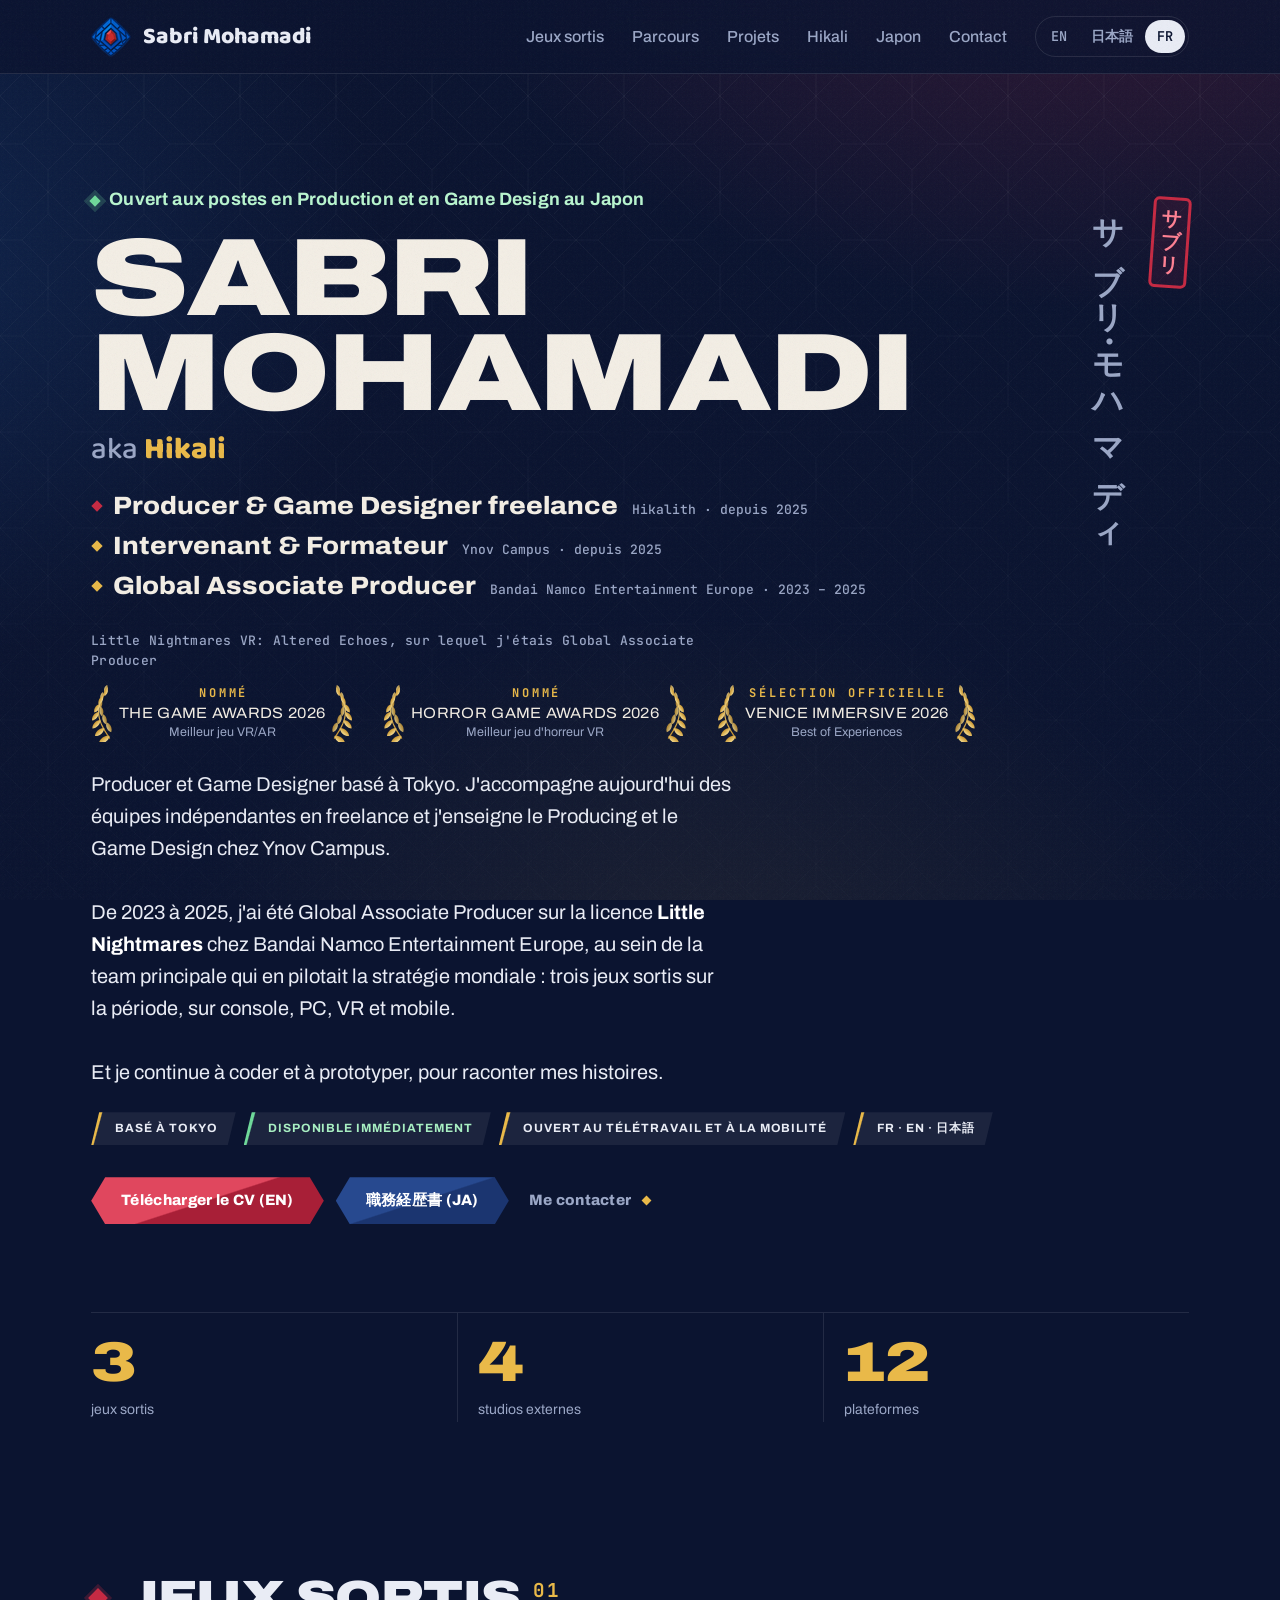
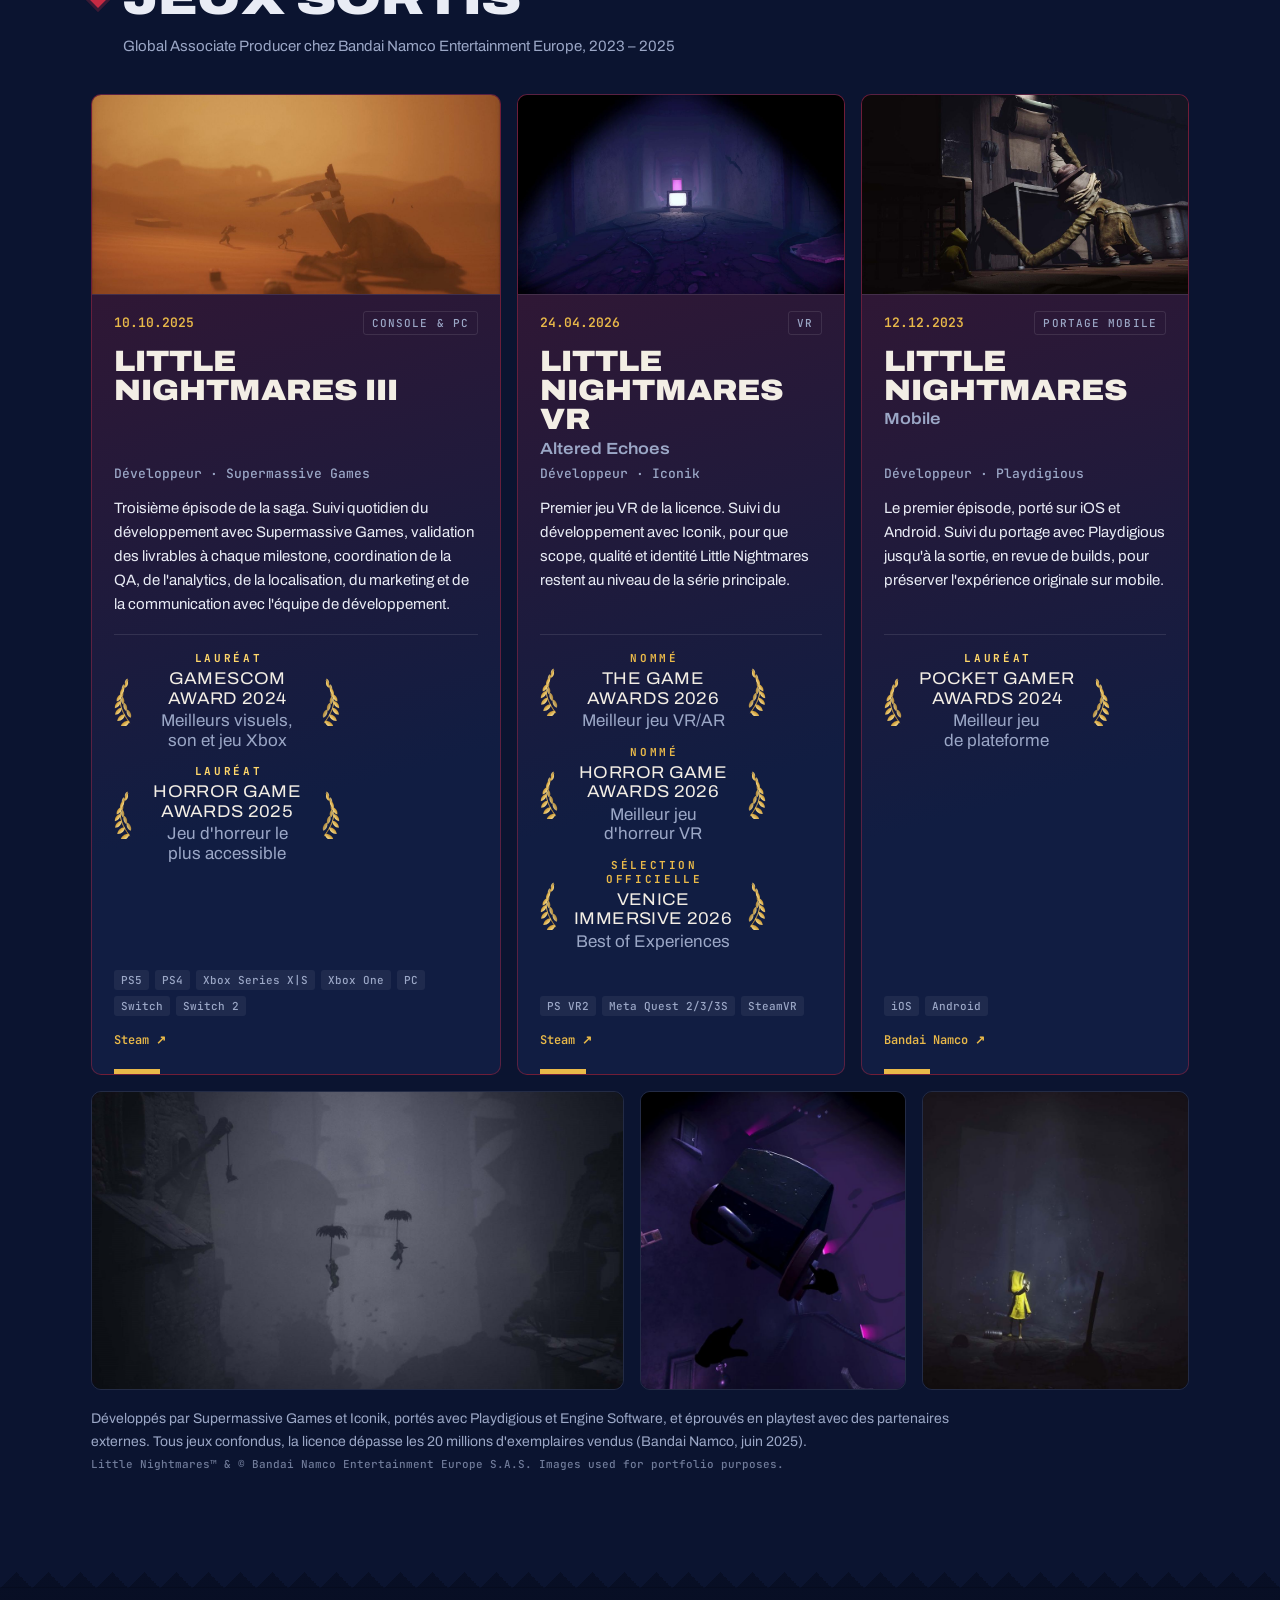
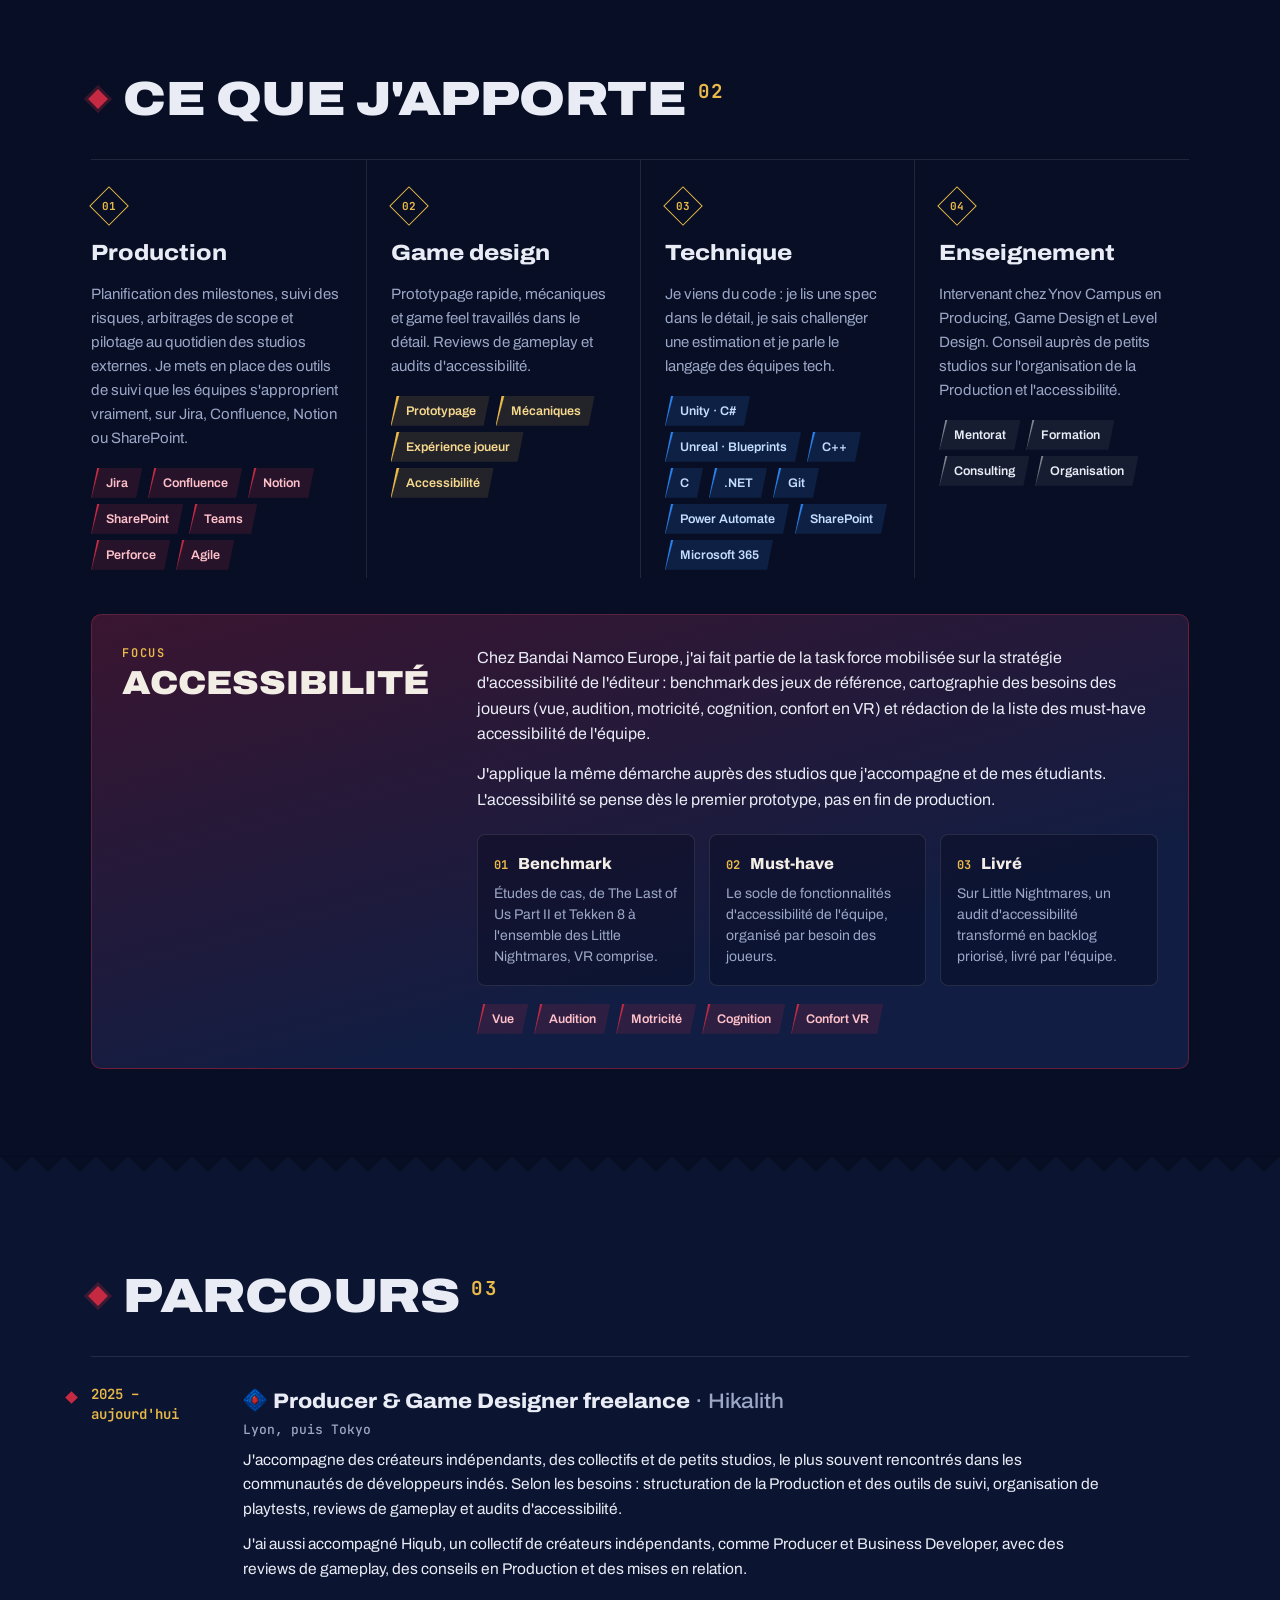
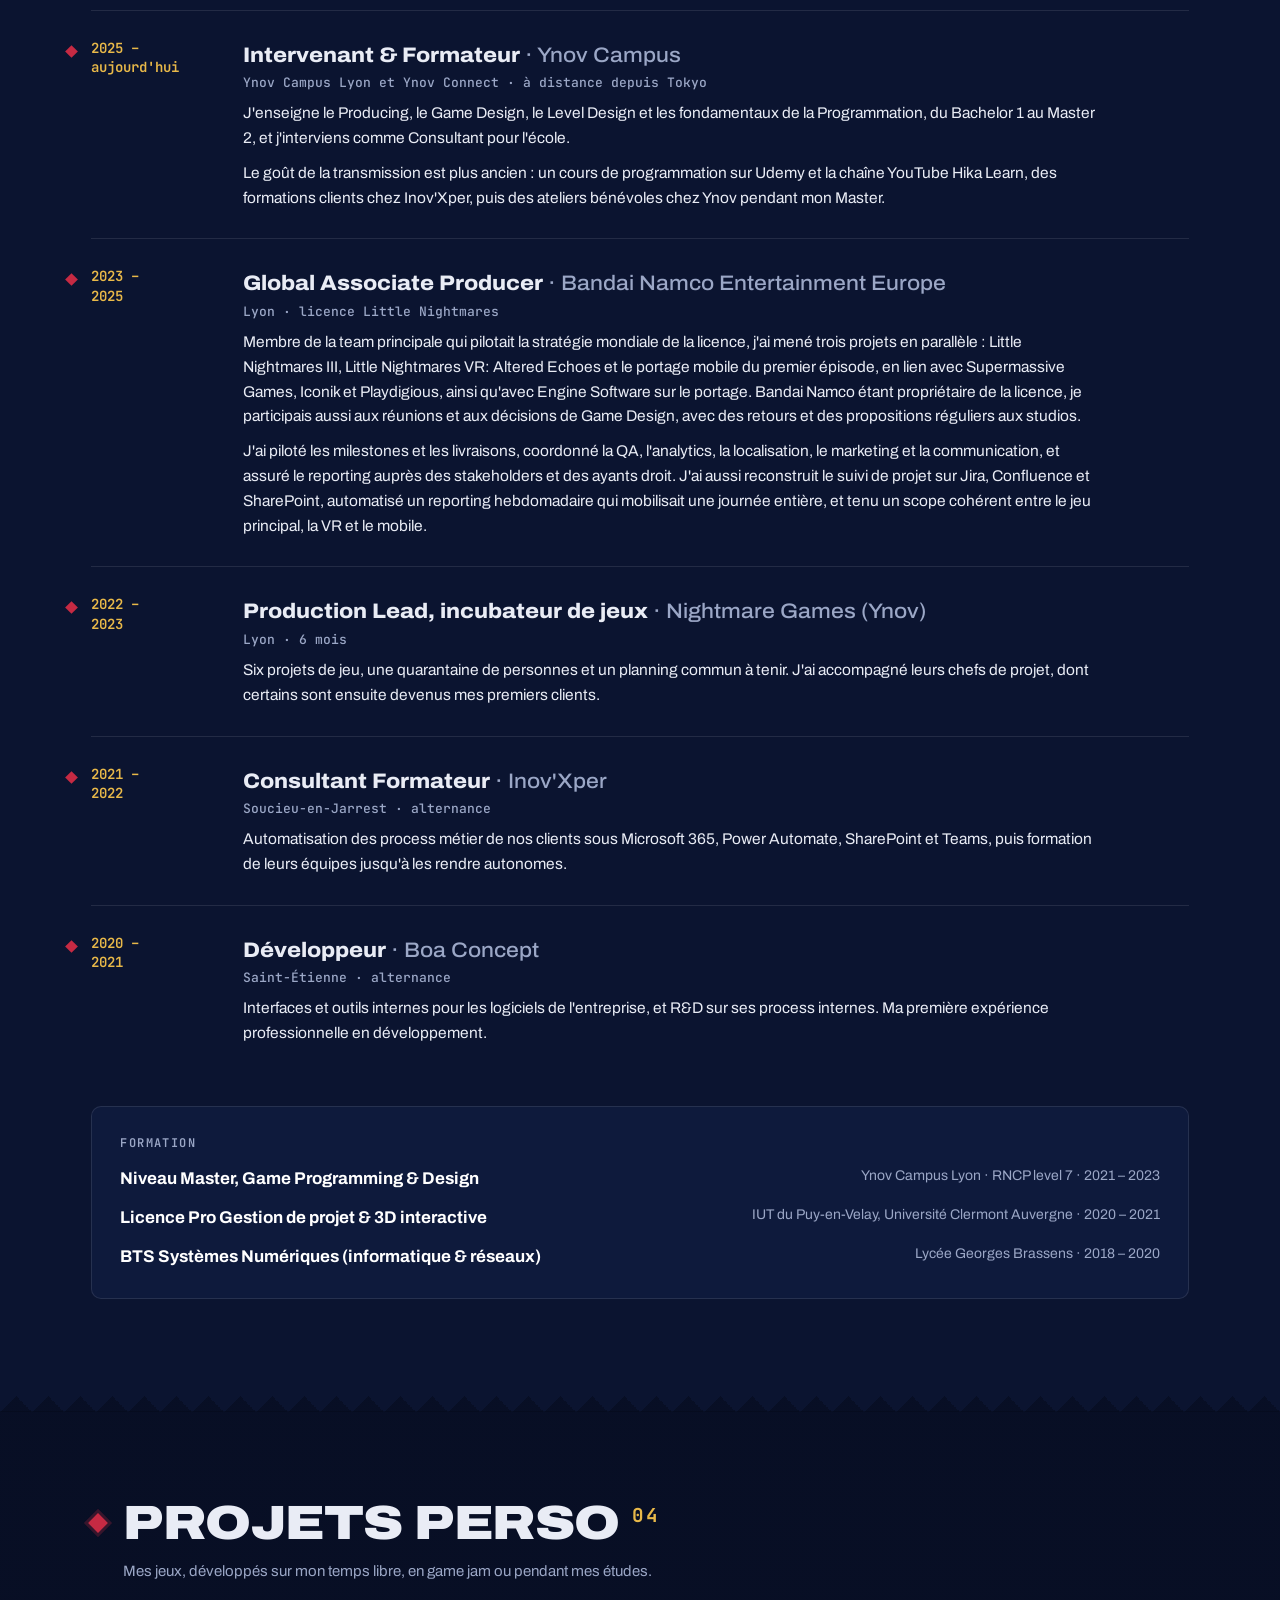
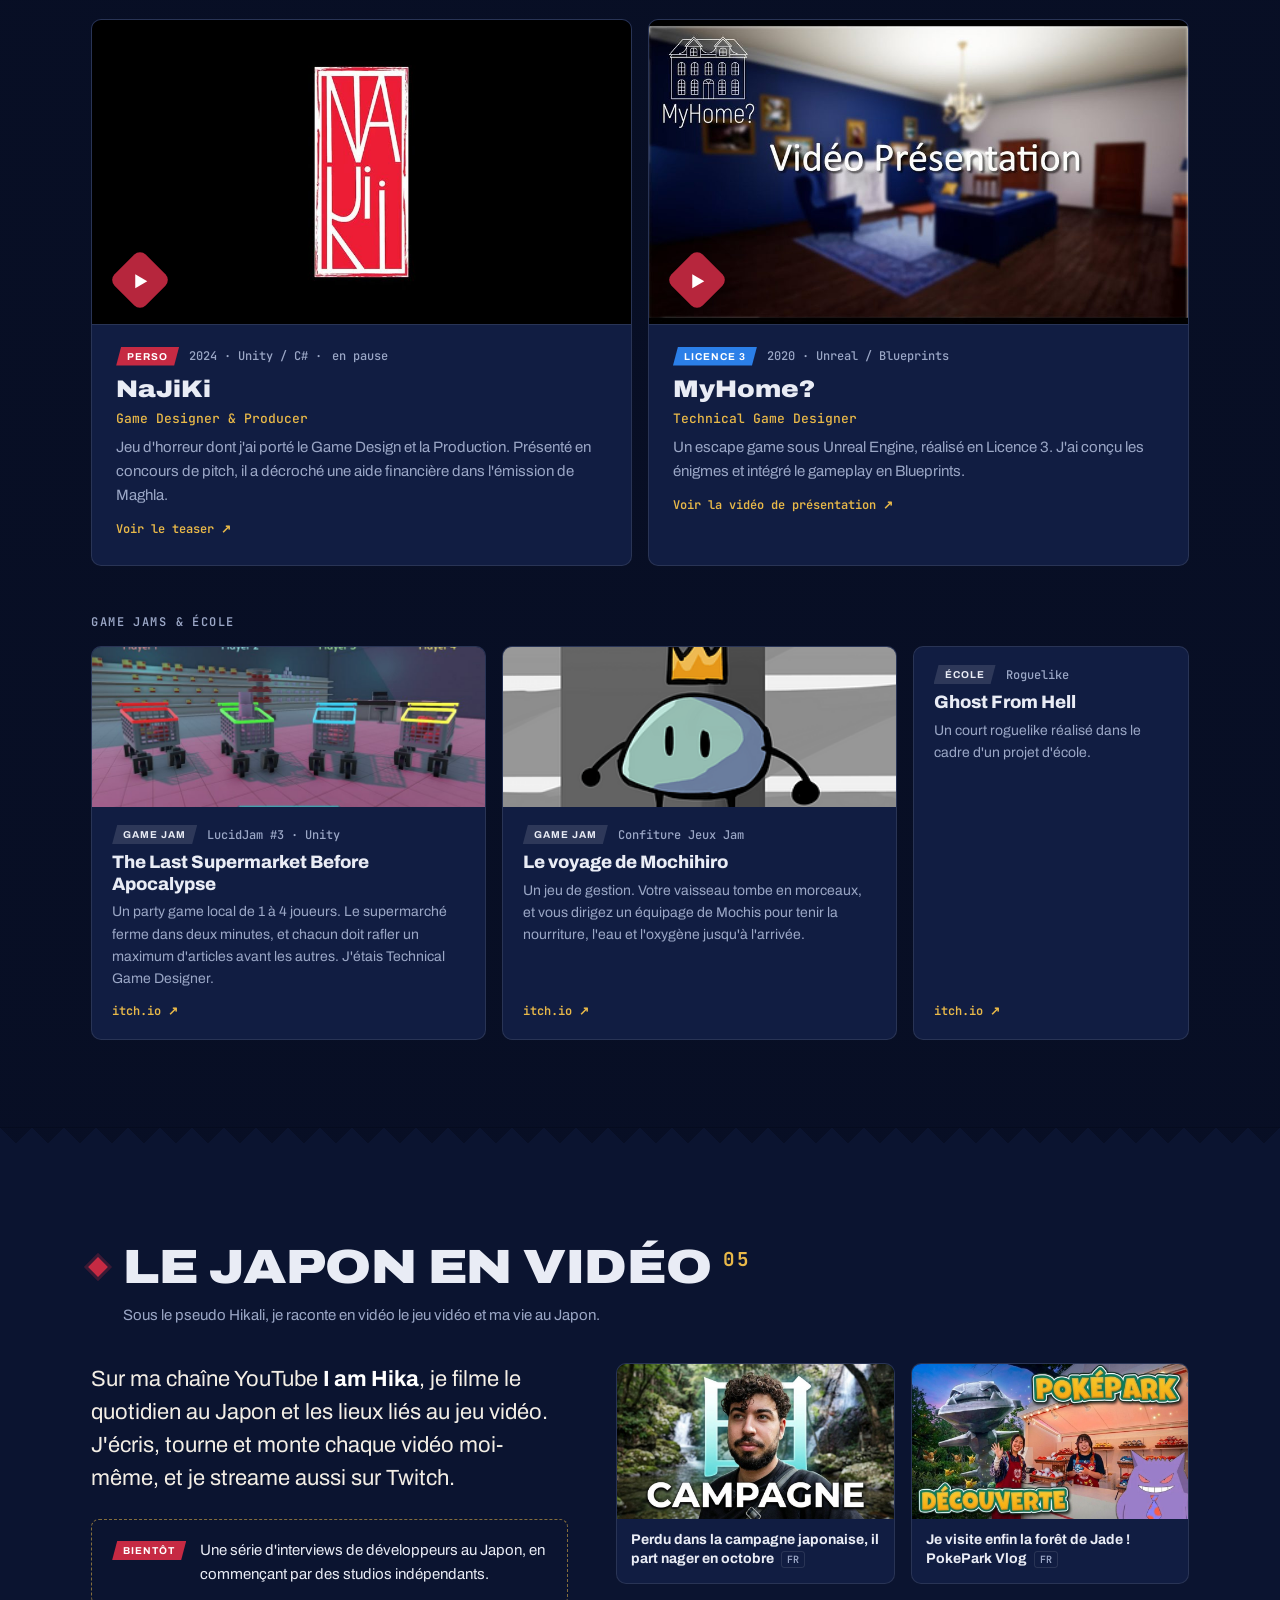
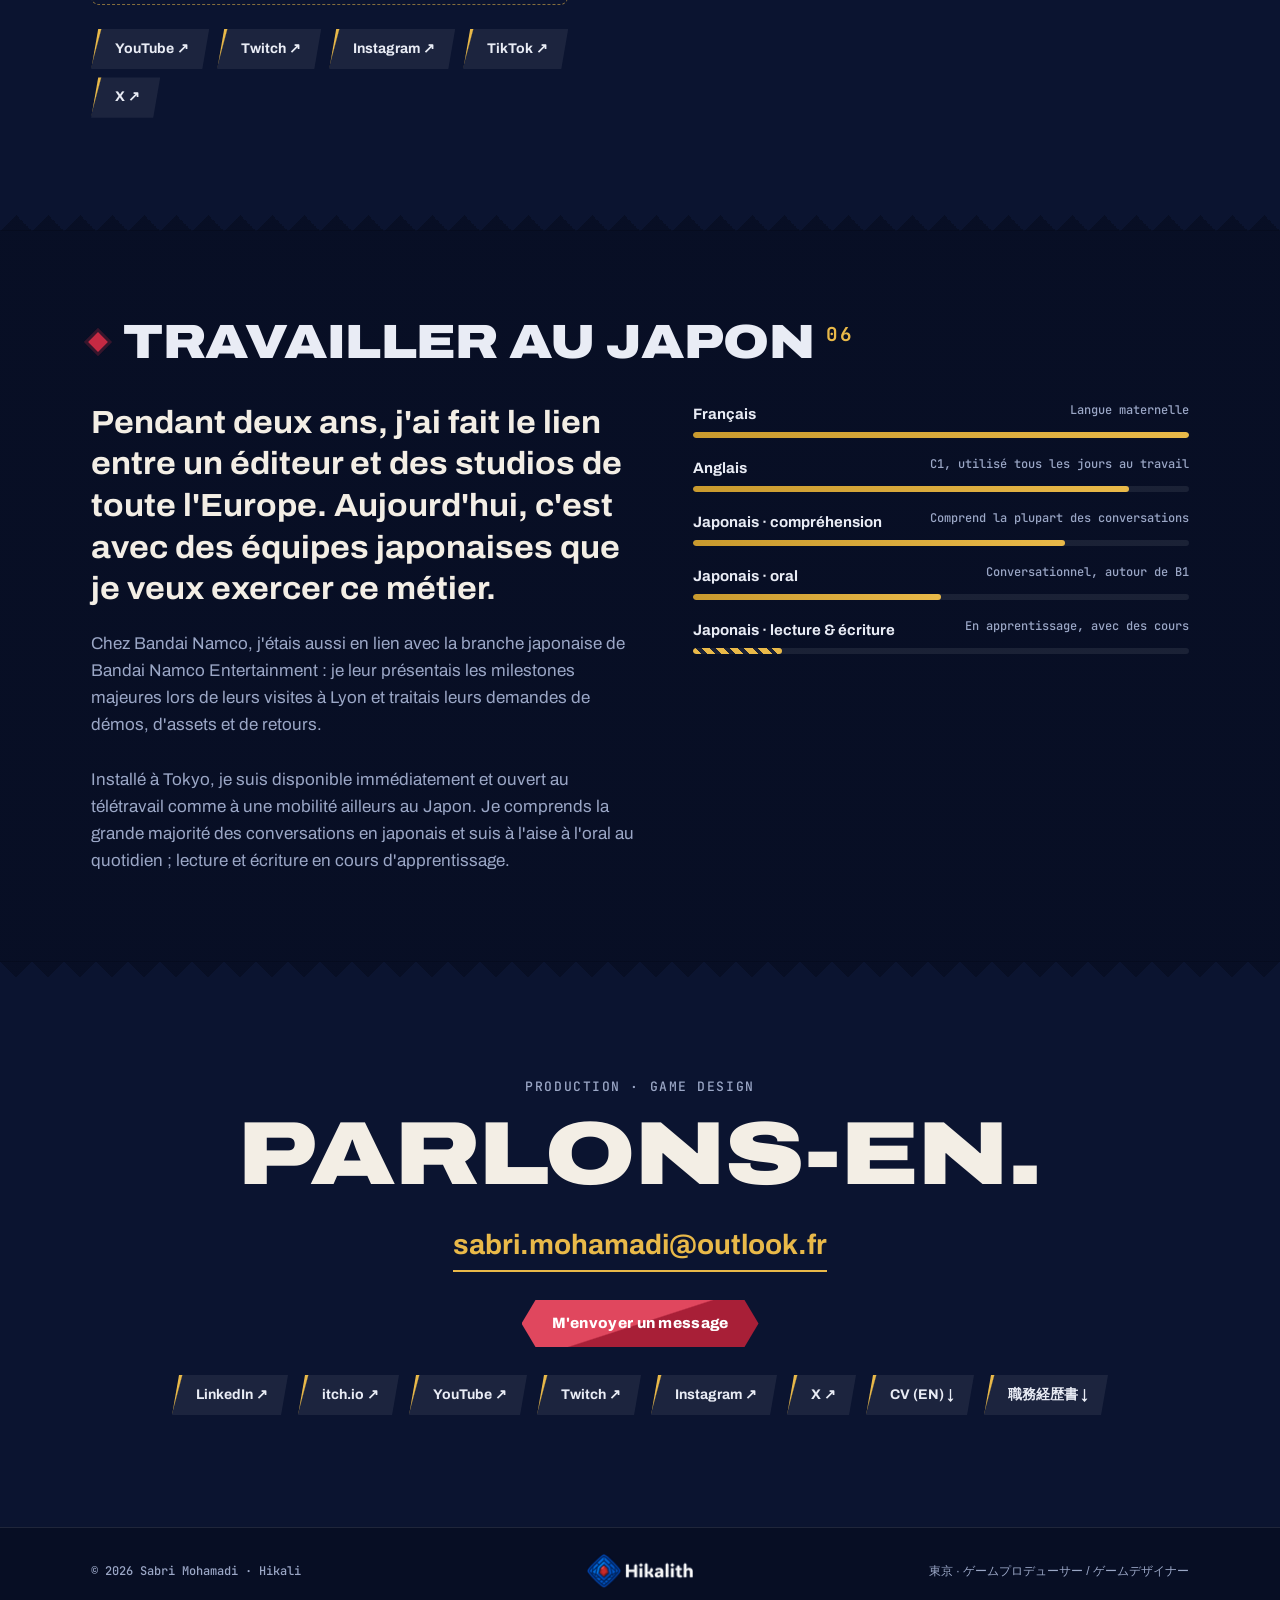
<file: docs/fr/index.html>
<!doctype html>
<html lang="fr">
<head>
<meta charset="utf-8">
<meta name="viewport" content="width=device-width, initial-scale=1">
<title>Sabri Mohamadi | Producer &amp; Game Designer à Tokyo</title>
<meta name="description" content="Sabri Mohamadi, Producer et Game Designer basé à Tokyo. Ex-Global Associate Producer sur Little Nightmares chez Bandai Namco Entertainment Europe. Ouvert aux postes en Production et en Game Design au Japon.">
<meta property="og:title" content="Sabri Mohamadi | Producer &amp; Game Designer à Tokyo">
<meta property="og:description" content="Sabri Mohamadi, Producer et Game Designer basé à Tokyo. Ex-Global Associate Producer sur Little Nightmares chez Bandai Namco Entertainment Europe. Ouvert aux postes en Production et en Game Design au Japon.">
<meta property="og:type" content="website">
<meta property="og:url" content="https://www.sabri-mohamadi.fr/fr/">
<meta property="og:locale" content="fr_FR">
<meta property="og:image" content="https://www.sabri-mohamadi.fr/assets/og.jpg">
<meta name="twitter:card" content="summary_large_image">
<link rel="canonical" href="https://www.sabri-mohamadi.fr/fr/">
<link rel="alternate" hreflang="en" href="https://www.sabri-mohamadi.fr/">
<link rel="alternate" hreflang="ja" href="https://www.sabri-mohamadi.fr/ja/">
<link rel="alternate" hreflang="fr" href="https://www.sabri-mohamadi.fr/fr/">
<link rel="alternate" hreflang="x-default" href="https://www.sabri-mohamadi.fr/">
<link rel="icon" href="../assets/brand/favicon-64.png" type="image/png">
<link rel="apple-touch-icon" href="../assets/brand/apple-touch-icon.png">
<meta name="theme-color" content="#0b1430">
<link rel="preload" href="../fonts/archivo-latin-wdth-normal.woff2" as="font" type="font/woff2" crossorigin>
<link rel="stylesheet" href="../style.css">
<script type="application/ld+json">
{"@context":"https://schema.org","@type":"Person","name":"Sabri Mohamadi","alternateName":"サブリ・モハマディ","jobTitle":"Producer & Game Designer","address":{"@type":"PostalAddress","addressLocality":"Tokyo","addressCountry":"JP"},"email":"mailto:sabri.mohamadi@outlook.fr","url":"https://www.sabri-mohamadi.fr/","sameAs":["https://www.linkedin.com/in/sabri-mohamadi-4910741a1/","https://hikalight.itch.io/","https://www.youtube.com/@IamHika","https://www.twitch.tv/hikalitv","https://www.instagram.com/iamhika_","https://www.tiktok.com/@imhika","https://x.com/Iamhikali"],"knowsLanguage":["fr","en","ja"],"knowsAbout":["Game production","Game design","Game accessibility","Unity","Unreal Engine"]}
</script>
</head>
<body>
<svg class="sprite" width="0" height="0" aria-hidden="true" focusable="false"><defs><linearGradient id="laurel-g" x1="0" y1="0" x2="0" y2="1"><stop offset="0" stop-color="#f6dc8e"/><stop offset="1" stop-color="#c8932c"/></linearGradient><symbol id="laurel" viewBox="0 0 22 54"><g fill="url(#laurel-g)"><polyline points="17.00,51.00 15.49,48.70 14.02,46.40 12.61,44.10 11.31,41.80 10.14,39.50 9.12,37.20 8.28,34.90 7.64,32.60 7.21,30.30 7.00,28.00 7.01,25.70 7.24,23.40 7.68,21.10 8.32,18.80 9.14,16.50 10.11,14.20 11.21,11.90 12.42,9.60 13.69,7.30 15.00,5.00" fill="none" stroke="url(#laurel-g)" stroke-width="1.1" stroke-linecap="round"/><path d="M0 0C3.00 -3.20 9.00 -3.20 12.00 0C9.00 3.20 3.00 3.20 0 0Z" transform="translate(17.00 49.00) rotate(145.0)"/><path d="M0 0C2.52 -2.69 7.56 -2.69 10.08 0C7.56 2.69 2.52 2.69 0 0Z" transform="translate(18.50 45.50) rotate(-115.0)" opacity="0.85"/><path d="M0 0C2.83 -3.01 8.47 -3.01 11.30 0C8.47 3.01 2.83 3.01 0 0Z" transform="translate(12.17 41.67) rotate(139.2)"/><path d="M0 0C2.37 -2.53 7.12 -2.53 9.49 0C7.12 2.53 2.37 2.53 0 0Z" transform="translate(13.67 38.17) rotate(-105.8)" opacity="0.85"/><path d="M0 0C2.65 -2.83 7.95 -2.83 10.60 0C7.95 2.83 2.65 2.83 0 0Z" transform="translate(8.54 34.33) rotate(133.3)"/><path d="M0 0C2.23 -2.37 6.68 -2.37 8.90 0C6.68 2.37 2.23 2.37 0 0Z" transform="translate(10.04 30.83) rotate(-96.7)" opacity="0.85"/><path d="M0 0C2.47 -2.64 7.42 -2.64 9.90 0C7.42 2.64 2.47 2.64 0 0Z" transform="translate(7.00 27.00) rotate(127.5)"/><path d="M0 0C2.08 -2.22 6.24 -2.22 8.32 0C6.24 2.22 2.08 2.22 0 0Z" transform="translate(8.50 23.50) rotate(-87.5)" opacity="0.85"/><path d="M0 0C2.30 -2.45 6.90 -2.45 9.20 0C6.90 2.45 2.30 2.45 0 0Z" transform="translate(7.87 19.67) rotate(121.7)"/><path d="M0 0C1.93 -2.06 5.80 -2.06 7.73 0C5.80 2.06 1.93 2.06 0 0Z" transform="translate(9.37 16.17) rotate(-78.3)" opacity="0.85"/><path d="M0 0C2.12 -2.27 6.37 -2.27 8.50 0C6.37 2.27 2.12 2.27 0 0Z" transform="translate(10.83 12.33) rotate(115.8)"/><path d="M0 0C1.78 -1.90 5.35 -1.90 7.14 0C5.35 1.90 1.78 1.90 0 0Z" transform="translate(12.33 8.83) rotate(-69.2)" opacity="0.85"/><path d="M0 0C1.95 -2.08 5.85 -2.08 7.80 0C5.85 2.08 1.95 2.08 0 0Z" transform="translate(15.00 5.00) rotate(110.0)"/></g></symbol></defs></svg>
<a class="skip" href="#top">Skip to content</a>

<header class="nav">
  <a class="brand" href="#top" aria-label="Sabri Mohamadi, home">
    <img src="../assets/brand/hikalith-mark-40.png" srcset="../assets/brand/hikalith-mark-40.png 1x, ../assets/brand/hikalith-mark-80.png 2x, ../assets/brand/hikalith-mark-120.png 3x" alt="" width="40" height="40">
    <span>Sabri Mohamadi</span>
  </a>
  <button class="menu-toggle" type="button" aria-expanded="false" aria-controls="site-nav" aria-label="Menu"><span></span><span></span></button>
  <nav class="nav-links" id="site-nav" aria-label="Sections">
    <a href="#shipped" data-i18n="nav.shipped">Jeux sortis</a>
    <a href="#career" data-i18n="nav.career">Parcours</a>
    <a href="#projects" data-i18n="nav.projects">Projets</a>
    <a href="#hikali">Hikali</a>
    <a href="#japan" data-i18n="nav.japan">Japon</a>
    <a href="contact.html" data-i18n="nav.contact">Contact</a>
  </nav>
  <nav class="lang" aria-label="Language"><a href="/" hreflang="en" lang="en">EN</a><a href="/ja/" hreflang="ja" lang="ja">日本語</a><a href="/fr/" hreflang="fr" lang="fr" aria-current="true">FR</a></nav>
</header>

<main id="top">

  <!-- HERO -->
  <section class="hero">
    <div class="hero-grid">
      <div class="hero-main">
        <p class="eyebrow eyebrow-status"><span class="dot"></span><span data-i18n="hero.eyebrow">Ouvert aux postes en Production et en Game Design au Japon</span></p>
        <p class="kana-inline" lang="ja" aria-hidden="true">サブリ・モハマディ</p>
        <h1 class="name">Sabri<br>Mohamadi</h1>
        <p class="aka"><span>aka</span> Hikali</p>
        <ul class="roles">
          <li><b data-i18n="role.free">Producer &amp; Game Designer freelance</b><span data-i18n="role.free.at">Hikalith · depuis 2025</span></li>
          <li><b data-i18n="role.teach">Intervenant &amp; Formateur</b><span data-i18n="role.teach.at">Ynov Campus · depuis 2025</span></li>
          <li><b data-i18n="role.bn">Global Associate Producer</b><span data-i18n="role.bn.at">Bandai Namco Entertainment Europe · 2023 – 2025</span></li>
        </ul>
        <div class="hero-awards">
          <p class="tga-line" data-i18n="tga.line">Little Nightmares VR: Altered Echoes, sur lequel j'étais Global Associate Producer</p>
          <div class="laurels"><a class="laurel" href="https://thegameawards.com/categories/best-vr-ar" target="_blank" rel="noopener"><svg class="lr" aria-hidden="true" focusable="false"><use href="#laurel"/></svg><span class="lt"><span class="lk" data-i18n="aw.nominee">Nommé</span><span class="le">The Game Awards 2026</span><span class="lc" data-i18n="aw.tga.cat">Meilleur jeu VR/AR</span></span><svg class="lr flip" aria-hidden="true" focusable="false"><use href="#laurel"/></svg></a><a class="laurel" href="https://www.thehorrorgameawards.com/best-vr" target="_blank" rel="noopener"><svg class="lr" aria-hidden="true" focusable="false"><use href="#laurel"/></svg><span class="lt"><span class="lk" data-i18n="aw.nominee">Nommé</span><span class="le">Horror Game Awards 2026</span><span class="lc" data-i18n="aw.hga.cat">Meilleur jeu d'horreur VR</span></span><svg class="lr flip" aria-hidden="true" focusable="false"><use href="#laurel"/></svg></a><a class="laurel" href="https://www.labiennale.org/en/cinema/2026/venice-immersive/little-nightmares-vr-altered-echoes" target="_blank" rel="noopener"><svg class="lr" aria-hidden="true" focusable="false"><use href="#laurel"/></svg><span class="lt"><span class="lk" data-i18n="aw.selection">Sélection officielle</span><span class="le">Venice Immersive 2026</span><span class="lc" data-i18n="aw.venice.cat">Best of Experiences</span></span><svg class="lr flip" aria-hidden="true" focusable="false"><use href="#laurel"/></svg></a></div>
        </div>
        <p class="lead" data-i18n="hero.lead">Producer et Game Designer basé à Tokyo. J'accompagne aujourd'hui des équipes indépendantes en freelance et j'enseigne le Producing et le Game Design chez Ynov Campus.<br><br>De 2023 à 2025, j'ai été Global Associate Producer sur la licence <b>Little Nightmares</b> chez Bandai Namco Entertainment Europe, au sein de la team principale qui en pilotait la stratégie mondiale : trois jeux sortis sur la période, sur console, PC, VR et mobile.<br><br>Et je continue à coder et à prototyper, pour raconter mes histoires.</p>
        <ul class="chips">
          <li data-i18n="hero.chip1">Basé à Tokyo</li>
          <li class="chip-ok" data-i18n="hero.chip2">Disponible immédiatement</li>
          <li data-i18n="hero.chip4">Ouvert au télétravail et à la mobilité</li>
          <li data-i18n="hero.chip3">FR · EN · 日本語</li>
        </ul>
        <div class="cta">
          <a class="btn btn-primary" href="../assets/cv/Sabri_Mohamadi_CV_EN.pdf" download data-i18n="hero.cv">Télécharger le CV (EN)</a>
          <a class="btn" href="../assets/cv/Sabri_Mohamadi_Shokumu_Keirekisho_JA.pdf" download>職務経歴書 (JA)</a>
          <a class="btn btn-ghost" href="contact.html" data-i18n="hero.contact">Me contacter</a>
        </div>
      </div>
      <aside class="hero-side" aria-hidden="true" lang="ja">
        <div class="kana">サブリ・モハマディ</div>
        <div class="hanko">サ<br>ブ<br>リ</div>
      </aside>
    </div>

    <dl class="stats">
      <div><dt>3</dt><dd data-i18n="stat.titles">jeux sortis</dd></div>
      <div><dt>4</dt><dd data-i18n="stat.studios">studios externes</dd></div>
      <div><dt>12</dt><dd data-i18n="stat.platforms">plateformes</dd></div>
    </dl>
  </section>

  <!-- SHIPPED -->
  <section id="shipped" class="section">
    <div class="section-head">
      <span class="diamond" aria-hidden="true"></span>
      <h2 data-i18n="shipped.title">Jeux sortis</h2>
      <p class="section-sub" data-i18n="shipped.sub">Global Associate Producer chez Bandai Namco Entertainment Europe, 2023 – 2025</p>
    </div>

    <div class="shipped">
      <article class="game game-lead">
        <img class="game-img" src="../assets/img/ln3.jpg" alt="Little Nightmares III: Low and Alone crossing a desert" width="1280" height="720">
        <div class="game-top">
          <span class="game-date">10.10.2025</span>
          <span class="game-tag" data-i18n="shipped.console">Console & PC</span>
        </div>
        <h3>Little Nightmares III</h3>
        <p class="game-dev"><span data-i18n="shipped.dev">Développeur</span> · Supermassive Games</p>
        <p class="game-role" data-i18n="shipped.ln3">Troisième épisode de la saga. Suivi quotidien du développement avec Supermassive Games, validation des livrables à chaque milestone, coordination de la QA, de l'analytics, de la localisation, du marketing et de la communication avec l'équipe de développement.</p>
        <div class="laurels stack"><a class="laurel win" href="https://www.supermassivegames.com/news/little-nightmares-iii-award-winner" target="_blank" rel="noopener"><svg class="lr" aria-hidden="true" focusable="false"><use href="#laurel"/></svg><span class="lt"><span class="lk" data-i18n="aw.winner">Lauréat</span><span class="le">Gamescom Award 2024</span><span class="lc" data-i18n="aw.gc.cat">Meilleurs visuels, son et jeu Xbox</span></span><svg class="lr flip" aria-hidden="true" focusable="false"><use href="#laurel"/></svg></a><a class="laurel win" href="https://www.techloy.com/everything-that-happened-at-the-horror-game-awards-2025/" target="_blank" rel="noopener"><svg class="lr" aria-hidden="true" focusable="false"><use href="#laurel"/></svg><span class="lt"><span class="lk" data-i18n="aw.winner">Lauréat</span><span class="le">Horror Game Awards 2025</span><span class="lc" data-i18n="aw.hga25.cat">Jeu d'horreur le plus accessible</span></span><svg class="lr flip" aria-hidden="true" focusable="false"><use href="#laurel"/></svg></a></div>
        <ul class="plats"><li>PS5</li><li>PS4</li><li>Xbox Series X|S</li><li>Xbox One</li><li>PC</li><li>Switch</li><li>Switch 2</li></ul>
        <a class="game-link" href="https://store.steampowered.com/app/1392860/" target="_blank" rel="noopener">Steam ↗</a>
      </article>

      <article class="game">
        <img class="game-img" src="../assets/img/lnvr.jpg" alt="Little Nightmares VR: Altered Echoes: a glowing TV at the end of a corridor" width="1280" height="720">
        <div class="game-top">
          <span class="game-date">24.04.2026</span>
          <span class="game-tag">VR</span>
        </div>
        <h3>Little Nightmares VR<span>Altered Echoes</span></h3>
        <p class="game-dev"><span data-i18n="shipped.dev">Développeur</span> · Iconik</p>
        <p class="game-role" data-i18n="shipped.vr">Premier jeu VR de la licence. Suivi du développement avec Iconik, pour que scope, qualité et identité Little Nightmares restent au niveau de la série principale.</p>
        <div class="laurels stack"><a class="laurel" href="https://thegameawards.com/categories/best-vr-ar" target="_blank" rel="noopener"><svg class="lr" aria-hidden="true" focusable="false"><use href="#laurel"/></svg><span class="lt"><span class="lk" data-i18n="aw.nominee">Nommé</span><span class="le">The Game Awards 2026</span><span class="lc" data-i18n="aw.tga.cat">Meilleur jeu VR/AR</span></span><svg class="lr flip" aria-hidden="true" focusable="false"><use href="#laurel"/></svg></a><a class="laurel" href="https://www.thehorrorgameawards.com/best-vr" target="_blank" rel="noopener"><svg class="lr" aria-hidden="true" focusable="false"><use href="#laurel"/></svg><span class="lt"><span class="lk" data-i18n="aw.nominee">Nommé</span><span class="le">Horror Game Awards 2026</span><span class="lc" data-i18n="aw.hga.cat">Meilleur jeu d'horreur VR</span></span><svg class="lr flip" aria-hidden="true" focusable="false"><use href="#laurel"/></svg></a><a class="laurel" href="https://www.labiennale.org/en/cinema/2026/venice-immersive/little-nightmares-vr-altered-echoes" target="_blank" rel="noopener"><svg class="lr" aria-hidden="true" focusable="false"><use href="#laurel"/></svg><span class="lt"><span class="lk" data-i18n="aw.selection">Sélection officielle</span><span class="le">Venice Immersive 2026</span><span class="lc" data-i18n="aw.venice.cat">Best of Experiences</span></span><svg class="lr flip" aria-hidden="true" focusable="false"><use href="#laurel"/></svg></a></div>
        <ul class="plats"><li>PS VR2</li><li>Meta Quest 2/3/3S</li><li>SteamVR</li></ul>
        <a class="game-link" href="https://store.steampowered.com/app/2482940/" target="_blank" rel="noopener">Steam ↗</a>
      </article>

      <article class="game">
        <img class="game-img" src="../assets/img/ln1.jpg" alt="Little Nightmares: Six hiding from the Janitor" width="1280" height="720">
        <div class="game-top">
          <span class="game-date">12.12.2023</span>
          <span class="game-tag" data-i18n="shipped.mobile">Portage mobile</span>
        </div>
        <h3>Little Nightmares<span data-i18n="shipped.mobileSub">Mobile</span></h3>
        <p class="game-dev"><span data-i18n="shipped.dev">Développeur</span> · Playdigious</p>
        <p class="game-role" data-i18n="shipped.mob">Le premier épisode, porté sur iOS et Android. Suivi du portage avec Playdigious jusqu'à la sortie, en revue de builds, pour préserver l'expérience originale sur mobile.</p>
        <div class="laurels stack"><a class="laurel win" href="https://www.pocketgamer.com/pocket-gamer-awards/2024/winners/best-mobile-platform-game-of-the-year/" target="_blank" rel="noopener"><svg class="lr" aria-hidden="true" focusable="false"><use href="#laurel"/></svg><span class="lt"><span class="lk" data-i18n="aw.winner">Lauréat</span><span class="le">Pocket Gamer Awards 2024</span><span class="lc" data-i18n="aw.pg.cat">Meilleur jeu de plateforme</span></span><svg class="lr flip" aria-hidden="true" focusable="false"><use href="#laurel"/></svg></a></div>
        <ul class="plats"><li>iOS</li><li>Android</li></ul>
        <a class="game-link" href="https://en.bandainamcoent.eu/little-nightmares/news/little-nightmares-available-today-mobile-ios-and-android" target="_blank" rel="noopener">Bandai Namco ↗</a>
      </article>
    </div>
    <div class="gallery">
      <img src="../assets/img/ln3-wide.jpg" alt="Little Nightmares III: two children gliding down with umbrellas" width="1280" height="720" loading="lazy">
      <img src="../assets/img/lnvr-b.jpg" alt="Little Nightmares VR: Altered Echoes: first-person view on a purple staircase" width="1280" height="720" loading="lazy">
      <img src="../assets/img/ln1-b.jpg" alt="Little Nightmares: Six in her yellow raincoat" width="1280" height="720" loading="lazy">
    </div>
    <p class="shipped-note"><span data-i18n="shipped.note">Développés par Supermassive Games et Iconik, portés avec Playdigious et Engine Software, et éprouvés en playtest avec des partenaires externes. Tous jeux confondus, la licence dépasse les 20 millions d'exemplaires vendus (Bandai Namco, juin 2025).</span><br><span class="credit">Little Nightmares™ &amp; © Bandai Namco Entertainment Europe S.A.S. Images used for portfolio purposes.</span></p>
  </section>

  <!-- CRAFT -->
  <section id="craft" class="section band">
    <div class="section-head">
      <span class="diamond" aria-hidden="true"></span>
      <h2 data-i18n="craft.title">Ce que j'apporte</h2>
    </div>
    <div class="craft">
      <article>
        <span class="craft-num"><span>01</span></span>
        <h3 data-i18n="craft.p.t">Production</h3>
        <p data-i18n="craft.p.d">Planification des milestones, suivi des risques, arbitrages de scope et pilotage au quotidien des studios externes. Je mets en place des outils de suivi que les équipes s'approprient vraiment, sur Jira, Confluence, Notion ou SharePoint.</p>
        <ul class="pills pills-red"><li>Jira</li><li>Confluence</li><li>Notion</li><li>SharePoint</li><li>Teams</li><li>Perforce</li><li>Agile</li></ul>
      </article>
      <article>
        <span class="craft-num"><span>02</span></span>
        <h3 data-i18n="craft.d.t">Game design</h3>
        <p data-i18n="craft.d.d">Prototypage rapide, mécaniques et game feel travaillés dans le détail. Reviews de gameplay et audits d'accessibilité.</p>
        <ul class="pills pills-yellow"><li data-i18n="pill.proto">Prototypage</li><li data-i18n="pill.systems">Mécaniques</li><li data-i18n="pill.ux">Expérience joueur</li><li data-i18n="pill.a11y">Accessibilité</li></ul>
      </article>
      <article>
        <span class="craft-num"><span>03</span></span>
        <h3 data-i18n="craft.t.t">Technique</h3>
        <p data-i18n="craft.t.d">Je viens du code : je lis une spec dans le détail, je sais challenger une estimation et je parle le langage des équipes tech.</p>
        <ul class="pills pills-blue"><li>Unity · C#</li><li>Unreal · Blueprints</li><li>C++</li><li>C</li><li>.NET</li><li>Git</li><li>Power Automate</li><li>SharePoint</li><li>Microsoft 365</li></ul>
      </article>
      <article>
        <span class="craft-num"><span>04</span></span>
        <h3 data-i18n="craft.e.t">Enseignement</h3>
        <p data-i18n="craft.e.d">Intervenant chez Ynov Campus en Producing, Game Design et Level Design. Conseil auprès de petits studios sur l'organisation de la Production et l'accessibilité.</p>
        <ul class="pills pills-grey"><li data-i18n="pill.mentor">Mentorat</li><li data-i18n="pill.training">Formation</li><li data-i18n="pill.consulting">Consulting</li><li data-i18n="pill.process">Organisation</li></ul>
      </article>
    </div>
    <div class="spotlight">
      <div class="spot-head">
        <p class="spot-kicker" data-i18n="a11y.kicker">Focus</p>
        <h3 data-i18n="a11y.t">Accessibilité</h3>
      </div>
      <div class="spot-body">
        <p data-i18n="a11y.p1">Chez Bandai Namco Europe, j'ai fait partie de la task force mobilisée sur la stratégie d'accessibilité de l'éditeur : benchmark des jeux de référence, cartographie des besoins des joueurs (vue, audition, motricité, cognition, confort en VR) et rédaction de la liste des must-have accessibilité de l'équipe.</p>
        <p data-i18n="a11y.p2">J'applique la même démarche auprès des studios que j'accompagne et de mes étudiants. L'accessibilité se pense dès le premier prototype, pas en fin de production.</p>
        <ol class="spot-steps">
          <li><b data-i18n="a11y.s1.t">Benchmark</b><span data-i18n="a11y.s1">Études de cas, de The Last of Us Part II et Tekken 8 à l'ensemble des Little Nightmares, VR comprise.</span></li>
          <li><b data-i18n="a11y.s2.t">Must-have</b><span data-i18n="a11y.s2">Le socle de fonctionnalités d'accessibilité de l'équipe, organisé par besoin des joueurs.</span></li>
          <li><b data-i18n="a11y.s3.t">Livré</b><span data-i18n="a11y.s3">Sur Little Nightmares, un audit d'accessibilité transformé en backlog priorisé, livré par l'équipe.</span></li>
        </ol>
        <ul class="pills pills-red"><li data-i18n="a11y.v">Vue</li><li data-i18n="a11y.h">Audition</li><li data-i18n="a11y.m">Motricité</li><li data-i18n="a11y.c">Cognition</li><li data-i18n="a11y.vr">Confort VR</li></ul>
      </div>
    </div>
  </section>

  <!-- CAREER -->
  <section id="career" class="section">
    <div class="section-head">
      <span class="diamond" aria-hidden="true"></span>
      <h2 data-i18n="career.title">Parcours</h2>
    </div>

    <ol class="timeline">
      <li>
        <div class="tl-when">2025 –<br><span data-i18n="career.now">aujourd'hui</span></div>
        <div class="tl-body">
          <h3><img class="tl-logo" src="../assets/brand/hikalith-mark-26.png" srcset="../assets/brand/hikalith-mark-26.png 1x, ../assets/brand/hikalith-mark-52.png 2x" alt="" width="26" height="26"><span data-i18n="career.free.role">Producer &amp; Game Designer freelance</span> <em>· Hikalith</em></h3>
          <p class="tl-where" data-i18n="career.free.where">Lyon, puis Tokyo</p>
          <p data-i18n="career.free.p1">J'accompagne des créateurs indépendants, des collectifs et de petits studios, le plus souvent rencontrés dans les communautés de développeurs indés. Selon les besoins : structuration de la Production et des outils de suivi, organisation de playtests, reviews de gameplay et audits d'accessibilité.</p>
          <p data-i18n="career.free.p2">J'ai aussi accompagné Hiqub, un collectif de créateurs indépendants, comme Producer et Business Developer, avec des reviews de gameplay, des conseils en Production et des mises en relation.</p>
        </div>
      </li>
      <li>
        <div class="tl-when">2025 –<br><span data-i18n="career.now">aujourd'hui</span></div>
        <div class="tl-body">
          <h3><span data-i18n="career.teach.role">Intervenant &amp; Formateur</span> <em>· Ynov Campus</em></h3>
          <p class="tl-where" data-i18n="career.teach.where">Ynov Campus Lyon et Ynov Connect · à distance depuis Tokyo</p>
          <p data-i18n="career.teach.p1">J'enseigne le Producing, le Game Design, le Level Design et les fondamentaux de la Programmation, du Bachelor 1 au Master 2, et j'interviens comme Consultant pour l'école.</p>
          <p data-i18n="career.teach.p2">Le goût de la transmission est plus ancien : un cours de programmation sur Udemy et la chaîne YouTube Hika Learn, des formations clients chez Inov'Xper, puis des ateliers bénévoles chez Ynov pendant mon Master.</p>
        </div>
      </li>
      <li>
        <div class="tl-when">2023 –<br>2025</div>
        <div class="tl-body">
          <h3><span data-i18n="career.bn.role">Global Associate Producer</span> <em>· Bandai Namco Entertainment Europe</em></h3>
          <p class="tl-where" data-i18n="career.bn.where">Lyon · licence Little Nightmares</p>
          <p data-i18n="career.bn.p1">Membre de la team principale qui pilotait la stratégie mondiale de la licence, j'ai mené trois projets en parallèle : Little Nightmares III, Little Nightmares VR: Altered Echoes et le portage mobile du premier épisode, en lien avec Supermassive Games, Iconik et Playdigious, ainsi qu'avec Engine Software sur le portage. Bandai Namco étant propriétaire de la licence, je participais aussi aux réunions et aux décisions de Game Design, avec des retours et des propositions réguliers aux studios.</p>
          <p data-i18n="career.bn.p2">J'ai piloté les milestones et les livraisons, coordonné la QA, l'analytics, la localisation, le marketing et la communication, et assuré le reporting auprès des stakeholders et des ayants droit. J'ai aussi reconstruit le suivi de projet sur Jira, Confluence et SharePoint, automatisé un reporting hebdomadaire qui mobilisait une journée entière, et tenu un scope cohérent entre le jeu principal, la VR et le mobile.</p>
        </div>
      </li>
      <li>
        <div class="tl-when">2022 –<br>2023</div>
        <div class="tl-body">
          <h3><span data-i18n="career.nm.role">Production Lead, incubateur de jeux</span> <em>· Nightmare Games (Ynov)</em></h3>
          <p class="tl-where" data-i18n="career.nm.where">Lyon · 6 mois</p>
          <p data-i18n="career.nm.p">Six projets de jeu, une quarantaine de personnes et un planning commun à tenir. J'ai accompagné leurs chefs de projet, dont certains sont ensuite devenus mes premiers clients.</p>
        </div>
      </li>
      <li>
        <div class="tl-when">2021 –<br>2022</div>
        <div class="tl-body">
          <h3><span data-i18n="career.ix.role">Consultant Formateur</span> <em>· Inov'Xper</em></h3>
          <p class="tl-where" data-i18n="career.ix.where">Soucieu-en-Jarrest · alternance</p>
          <p data-i18n="career.ix.p">Automatisation des process métier de nos clients sous Microsoft 365, Power Automate, SharePoint et Teams, puis formation de leurs équipes jusqu'à les rendre autonomes.</p>
        </div>
      </li>
      <li>
        <div class="tl-when">2020 –<br>2021</div>
        <div class="tl-body">
          <h3><span data-i18n="career.boa.role">Développeur</span> <em>· Boa Concept</em></h3>
          <p class="tl-where" data-i18n="career.boa.where">Saint-Étienne · alternance</p>
          <p data-i18n="career.boa.p">Interfaces et outils internes pour les logiciels de l'entreprise, et R&amp;D sur ses process internes. Ma première expérience professionnelle en développement.</p>
        </div>
      </li>
    </ol>

    <div class="edu">
      <h3 class="edu-title" data-i18n="edu.title">Formation</h3>
      <ul>
        <li><b data-i18n="edu.m">Niveau Master, Game Programming &amp; Design</b><span>Ynov Campus Lyon · RNCP level 7 · 2021 – 2023</span></li>
        <li><b data-i18n="edu.l">Licence Pro Gestion de projet &amp; 3D interactive</b><span>IUT du Puy-en-Velay, Université Clermont Auvergne · 2020 – 2021</span></li>
        <li><b data-i18n="edu.b">BTS Systèmes Numériques (informatique &amp; réseaux)</b><span>Lycée Georges Brassens · 2018 – 2020</span></li>
      </ul>
    </div>
  </section>

  <!-- PROJECTS -->
  <section id="projects" class="section band">
    <div class="section-head">
      <span class="diamond" aria-hidden="true"></span>
      <h2 data-i18n="proj.title">Projets perso</h2>
      <p class="section-sub" data-i18n="proj.sub">Mes jeux, développés sur mon temps libre, en game jam ou pendant mes études.</p>
    </div>

    <div class="projects">
      <article class="proj proj-feature">
        <a class="proj-media" href="https://www.youtube.com/watch?v=8gQUjAl2_wk" target="_blank" rel="noopener"><img src="../assets/img/najiki-teaser.jpg" alt="NaJiKi teaser: red NaJiKi logo on black" width="960" height="540" loading="lazy"><span class="play" aria-hidden="true"></span></a>
        <div class="proj-body">
          <p class="proj-meta"><span class="tag tag-personal" data-i18n="tag.personal">Perso</span> 2024 · Unity / C# · <span data-i18n="proj.onhold">en pause</span></p>
          <h3>NaJiKi</h3>
          <p class="proj-role" data-i18n="proj.najiki.role">Game Designer &amp; Producer</p>
          <p data-i18n="proj.najiki.d">Jeu d'horreur dont j'ai porté le Game Design et la Production. Présenté en concours de pitch, il a décroché une aide financière dans l'émission de Maghla.</p>
          <a class="proj-link" href="https://www.youtube.com/watch?v=8gQUjAl2_wk" target="_blank" rel="noopener" data-i18n="proj.najiki.link">Voir le teaser ↗</a>
        </div>
      </article>
      <article class="proj proj-feature">
        <a class="proj-media" href="https://www.youtube.com/watch?v=wEF729ImdR8" target="_blank" rel="noopener"><img src="../assets/img/myhome-video.jpg" alt="MyHome? presentation video: a blue living room in Unreal Engine" width="960" height="540" loading="lazy"><span class="play" aria-hidden="true"></span></a>
        <div class="proj-body">
          <p class="proj-meta"><span class="tag tag-team" data-i18n="tag.l3">Licence 3</span> 2020 · Unreal / Blueprints</p>
          <h3>MyHome?</h3>
          <p class="proj-role" data-i18n="proj.myhome.role">Technical Game Designer</p>
          <p data-i18n="proj.myhome.d">Un escape game sous Unreal Engine, réalisé en Licence 3. J'ai conçu les énigmes et intégré le gameplay en Blueprints.</p>
          <a class="proj-link" href="https://www.youtube.com/watch?v=wEF729ImdR8" target="_blank" rel="noopener" data-i18n="proj.myhome.link">Voir la vidéo de présentation ↗</a>
        </div>
      </article>
    </div>

    <h3 class="sub-title" data-i18n="proj.jams">Game jams &amp; école</h3>
    <div class="jams">
      <a class="jam" href="https://ellganto.itch.io/the-last-supermarket-before-the-apocalypse" target="_blank" rel="noopener">
        <img src="../assets/img/market-1.jpg" alt="The Last Supermarket Before Apocalypse, four shopping carts on the character select screen" width="794" height="446">
        <div>
          <p class="proj-meta"><span class="tag" data-i18n="tag.jam">Game jam</span> LucidJam #3 · Unity</p>
          <h4>The Last Supermarket Before Apocalypse</h4>
          <p data-i18n="proj.market.d">Un party game local de 1 à 4 joueurs. Le supermarché ferme dans deux minutes, et chacun doit rafler un maximum d'articles avant les autres. J'étais Technical Game Designer.</p>
          <span class="jam-link">itch.io ↗</span>
        </div>
      </a>
      <a class="jam" href="https://hikalight.itch.io/le-voyage-de-mochihiro" target="_blank" rel="noopener">
        <img src="../assets/img/mochi-cover.png" alt="Le voyage de Mochihiro, a crowned Mochi character" width="315" height="250">
        <div>
          <p class="proj-meta"><span class="tag" data-i18n="tag.jam">Game jam</span> Confiture Jeux Jam</p>
          <h4>Le voyage de Mochihiro</h4>
          <p data-i18n="proj.mochi.d">Un jeu de gestion. Votre vaisseau tombe en morceaux, et vous dirigez un équipage de Mochis pour tenir la nourriture, l'eau et l'oxygène jusqu'à l'arrivée.</p>
          <span class="jam-link">itch.io ↗</span>
        </div>
      </a>
      <a class="jam jam-small" href="https://urugash.itch.io/ghost-from-hell" target="_blank" rel="noopener">
        <div>
          <p class="proj-meta"><span class="tag" data-i18n="tag.school">École</span> Roguelike</p>
          <h4>Ghost From Hell</h4>
          <p data-i18n="proj.ghost.d">Un court roguelike réalisé dans le cadre d'un projet d'école.</p>
          <span class="jam-link">itch.io ↗</span>
        </div>
      </a>
    </div>
  </section>

  <!-- HIKALI -->
  <section id="hikali" class="section">
    <div class="section-head">
      <span class="diamond" aria-hidden="true"></span>
      <h2 data-i18n="hk.title">Le Japon en vidéo</h2>
      <p class="section-sub" data-i18n="hk.sub">Sous le pseudo Hikali, je raconte en vidéo le jeu vidéo et ma vie au Japon.</p>
    </div>
    <div class="hikali">
      <div class="hk-text">
        <p class="hk-lead" data-i18n="hk.lead">Sur ma chaîne YouTube <b>I am Hika</b>, je filme le quotidien au Japon et les lieux liés au jeu vidéo. J'écris, tourne et monte chaque vidéo moi-même, et je streame aussi sur Twitch.</p>
        <div class="hk-soon">
          <span class="tag tag-personal" data-i18n="hk.soon.tag">Bientôt</span>
          <p data-i18n="hk.soon">Une série d'interviews de développeurs au Japon, en commençant par des studios indépendants.</p>
        </div>
        <ul class="socials">
      <li><a href="https://www.youtube.com/@IamHika" target="_blank" rel="noopener">YouTube ↗</a></li>
      <li><a href="https://www.twitch.tv/hikalitv" target="_blank" rel="noopener">Twitch ↗</a></li>
      <li><a href="https://www.instagram.com/iamhika_" target="_blank" rel="noopener">Instagram ↗</a></li>
      <li><a href="https://www.tiktok.com/@imhika" target="_blank" rel="noopener">TikTok ↗</a></li>
      <li><a href="https://x.com/Iamhikali" target="_blank" rel="noopener">X ↗</a></li>
        </ul>
      </div>
      <div class="hk-videos">
        <a class="yt" href="https://www.youtube.com/watch?v=Y6NYkZ7sTY4" target="_blank" rel="noopener">
          <img src="../assets/img/yt-Y6NYkZ7sTY4.jpg" alt="I am Hika video thumbnail: Sabri in front of a waterfall in the Japanese countryside" width="960" height="540" loading="lazy">
          <span class="yt-title">Perdu dans la campagne japonaise, il part nager en octobre <em>FR</em></span>
        </a>
        <a class="yt" href="https://www.youtube.com/watch?v=LTkj2b9EB5M" target="_blank" rel="noopener">
          <img src="../assets/img/yt-LTkj2b9EB5M.jpg" alt="I am Hika video thumbnail: PokéPark vlog" width="960" height="540" loading="lazy">
          <span class="yt-title">Je visite enfin la forêt de Jade ! PokePark Vlog <em>FR</em></span>
        </a>
      </div>
    </div>
  </section>

  <!-- JAPAN -->
  <section id="japan" class="section section-japan band">
    <div class="section-head">
      <span class="diamond" aria-hidden="true"></span>
      <h2 data-i18n="jp.title">Travailler au Japon</h2>
    </div>
    <div class="japan">
      <div class="japan-text">
        <p class="japan-big" data-i18n="jp.big">Pendant deux ans, j'ai fait le lien entre un éditeur et des studios de toute l'Europe. Aujourd'hui, c'est avec des équipes japonaises que je veux exercer ce métier.</p>
        <p data-i18n="jp.p">Chez Bandai Namco, j'étais aussi en lien avec la branche japonaise de Bandai Namco Entertainment : je leur présentais les milestones majeures lors de leurs visites à Lyon et traitais leurs demandes de démos, d'assets et de retours.<br><br>Installé à Tokyo, je suis disponible immédiatement et ouvert au télétravail comme à une mobilité ailleurs au Japon. Je comprends la grande majorité des conversations en japonais et suis à l'aise à l'oral au quotidien ; lecture et écriture en cours d'apprentissage.</p>
      </div>
      <ul class="langs">
        <li><span class="lang-name" data-i18n="lang.fr">Français</span><span class="bar" style="--v:100%"></span><span class="lang-lvl" data-i18n="lang.fr.l">Langue maternelle</span></li>
        <li><span class="lang-name" data-i18n="lang.en">Anglais</span><span class="bar" style="--v:88%"></span><span class="lang-lvl" data-i18n="lang.en.l">C1, utilisé tous les jours au travail</span></li>
        <li><span class="lang-name" data-i18n="lang.ja">Japonais · compréhension</span><span class="bar" style="--v:75%"></span><span class="lang-lvl" data-i18n="lang.ja1.l">Comprend la plupart des conversations</span></li>
        <li><span class="lang-name" data-i18n="lang.ja2">Japonais · oral</span><span class="bar" style="--v:50%"></span><span class="lang-lvl" data-i18n="lang.ja2.l">Conversationnel, autour de B1</span></li>
        <li><span class="lang-name" data-i18n="lang.ja3">Japonais · lecture &amp; écriture</span><span class="bar bar-learning" style="--v:18%"></span><span class="lang-lvl" data-i18n="lang.ja3.l">En apprentissage, avec des cours</span></li>
      </ul>
    </div>
  </section>

  <!-- CONTACT -->
  <section id="contact" class="section contact">
    <p class="contact-kicker" data-i18n="contact.kicker">Production · Game Design</p>
    <h2 class="contact-title" data-i18n="contact.title">Parlons-en.</h2>
    <a class="contact-mail" href="mailto:sabri.mohamadi@outlook.fr">sabri.mohamadi@outlook.fr</a>
    <div class="contact-cta"><a class="btn btn-primary" href="contact.html" data-i18n="contact.cta">M'envoyer un message</a></div>
    <ul class="contact-links">
      <li><a href="https://www.linkedin.com/in/sabri-mohamadi-4910741a1/" target="_blank" rel="noopener">LinkedIn ↗</a></li>
      <li><a href="https://hikalight.itch.io/" target="_blank" rel="noopener">itch.io ↗</a></li>
      <li><a href="https://www.youtube.com/@IamHika" target="_blank" rel="noopener">YouTube ↗</a></li>
      <li><a href="https://www.twitch.tv/hikalitv" target="_blank" rel="noopener">Twitch ↗</a></li>
      <li><a href="https://www.instagram.com/iamhika_" target="_blank" rel="noopener">Instagram ↗</a></li>
      <li><a href="https://x.com/Iamhikali" target="_blank" rel="noopener">X ↗</a></li>
      <li><a href="../assets/cv/Sabri_Mohamadi_CV_EN.pdf" download>CV (EN) ↓</a></li>
      <li><a href="../assets/cv/Sabri_Mohamadi_Shokumu_Keirekisho_JA.pdf" download>職務経歴書 ↓</a></li>
    </ul>
  </section>
</main>

<footer class="footer">
  <span>© 2026 Sabri Mohamadi · Hikali</span>
  <span class="footer-brand"><img src="../assets/brand/hikalith-lockup-109.png" srcset="../assets/brand/hikalith-lockup-109.png 1x, ../assets/brand/hikalith-lockup-218.png 2x, ../assets/brand/hikalith-lockup-327.png 3x" alt="Hikalith" width="109" height="35"></span>
  <span lang="ja">東京 · ゲームプロデューサー / ゲームデザイナー</span>
</footer>

<script src="../site.js"></script>
</body>
</html>
</file>
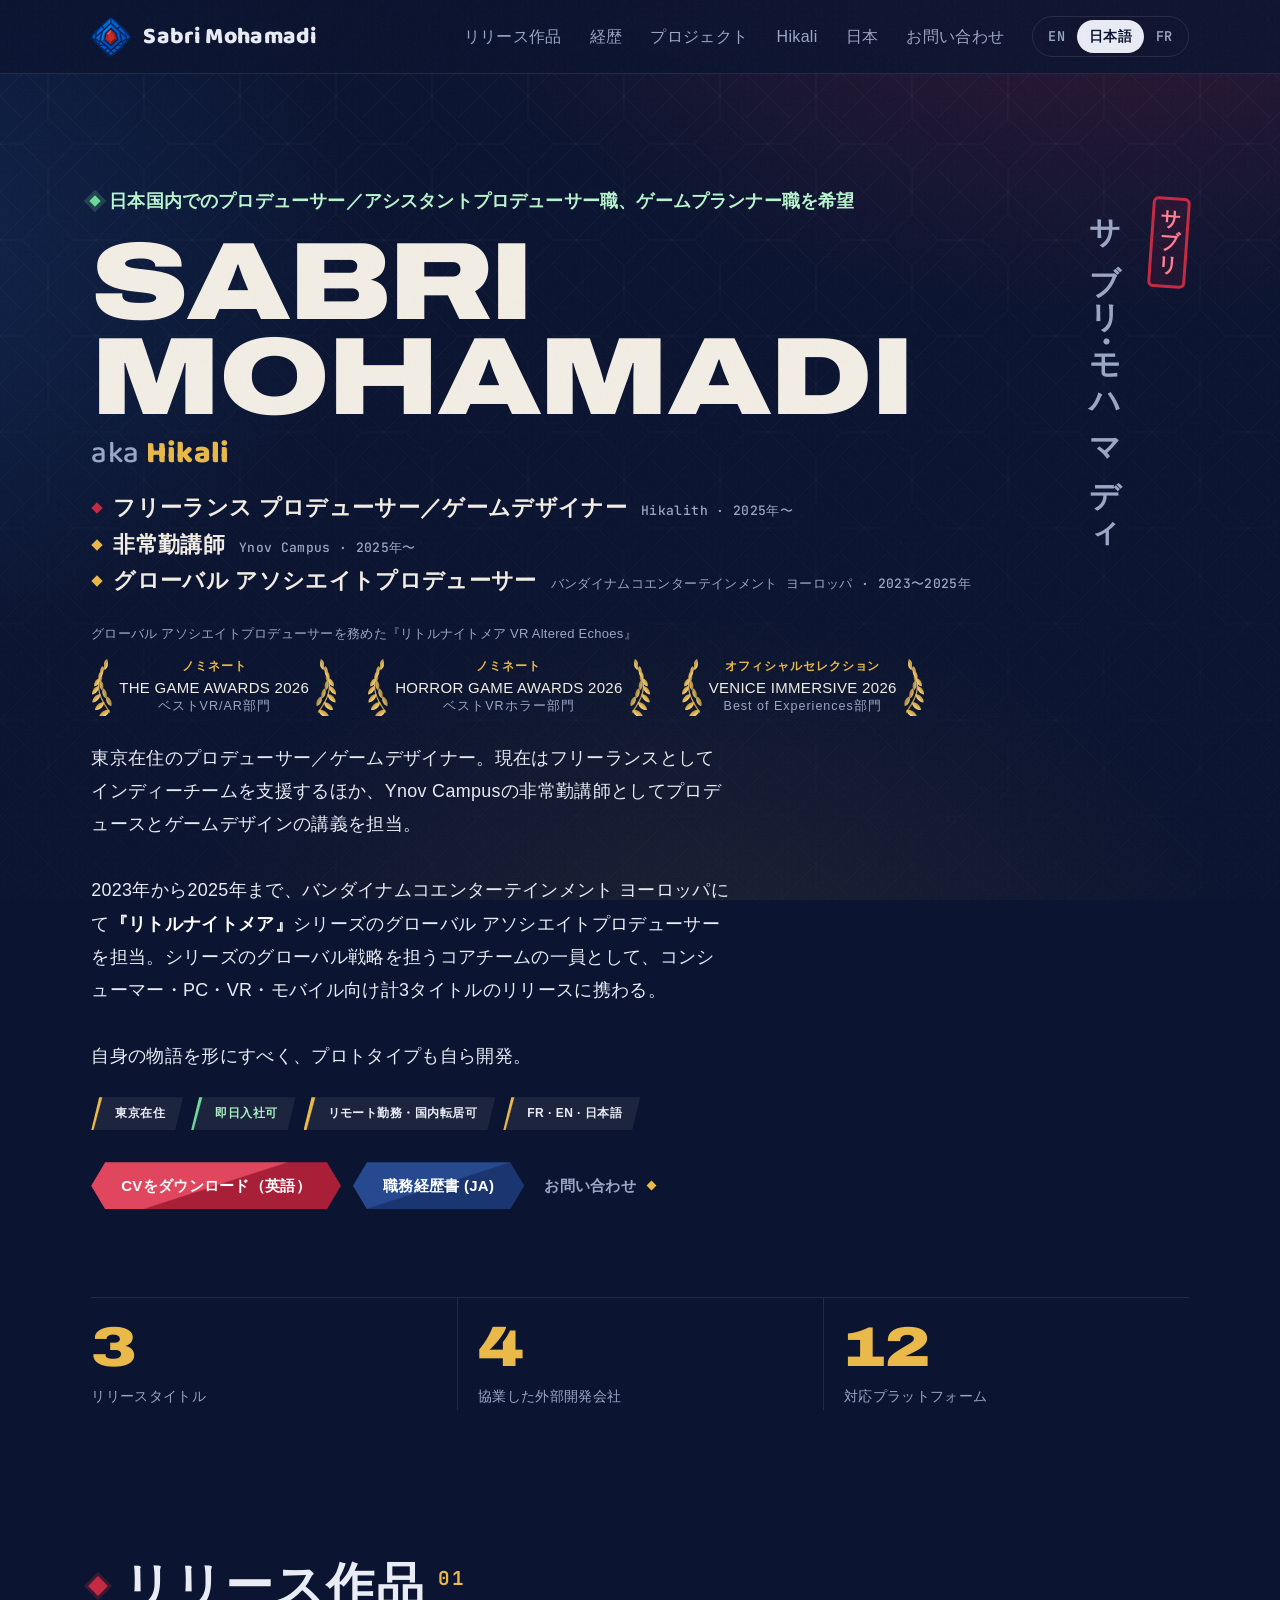
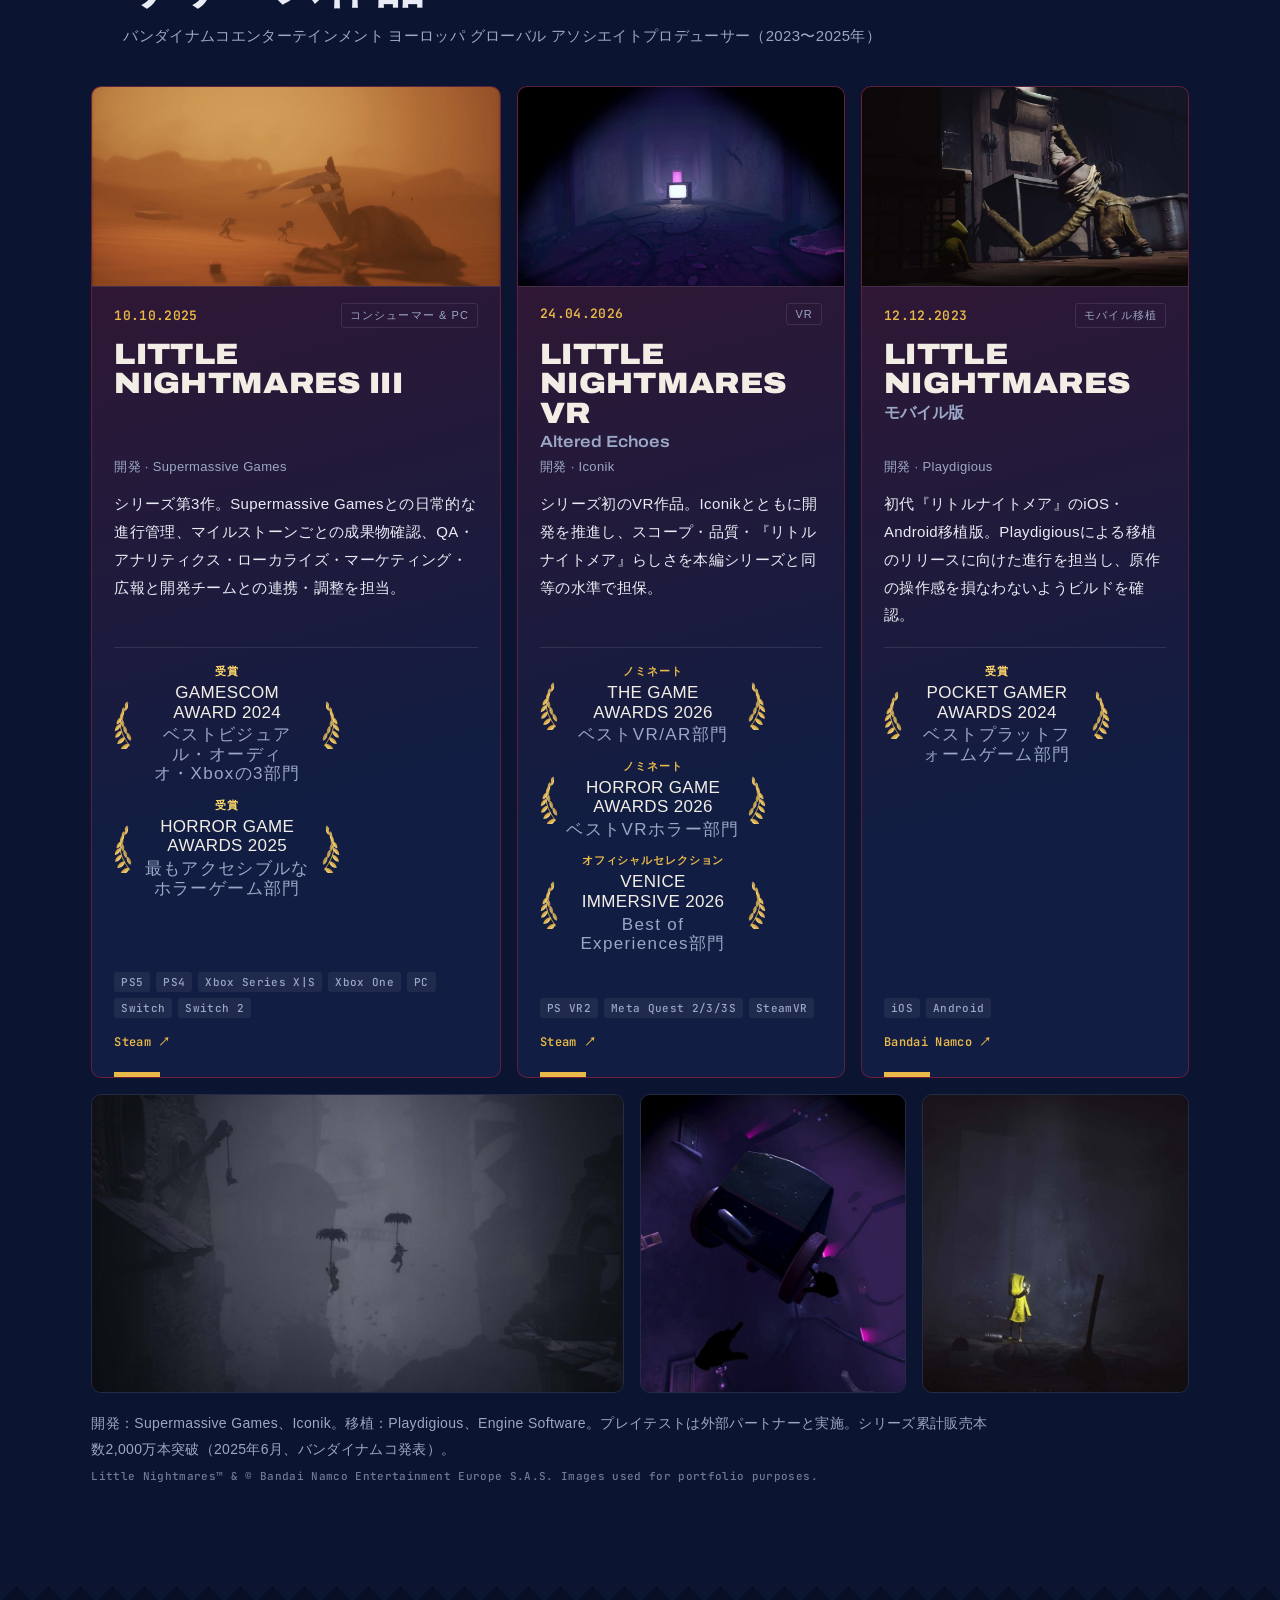
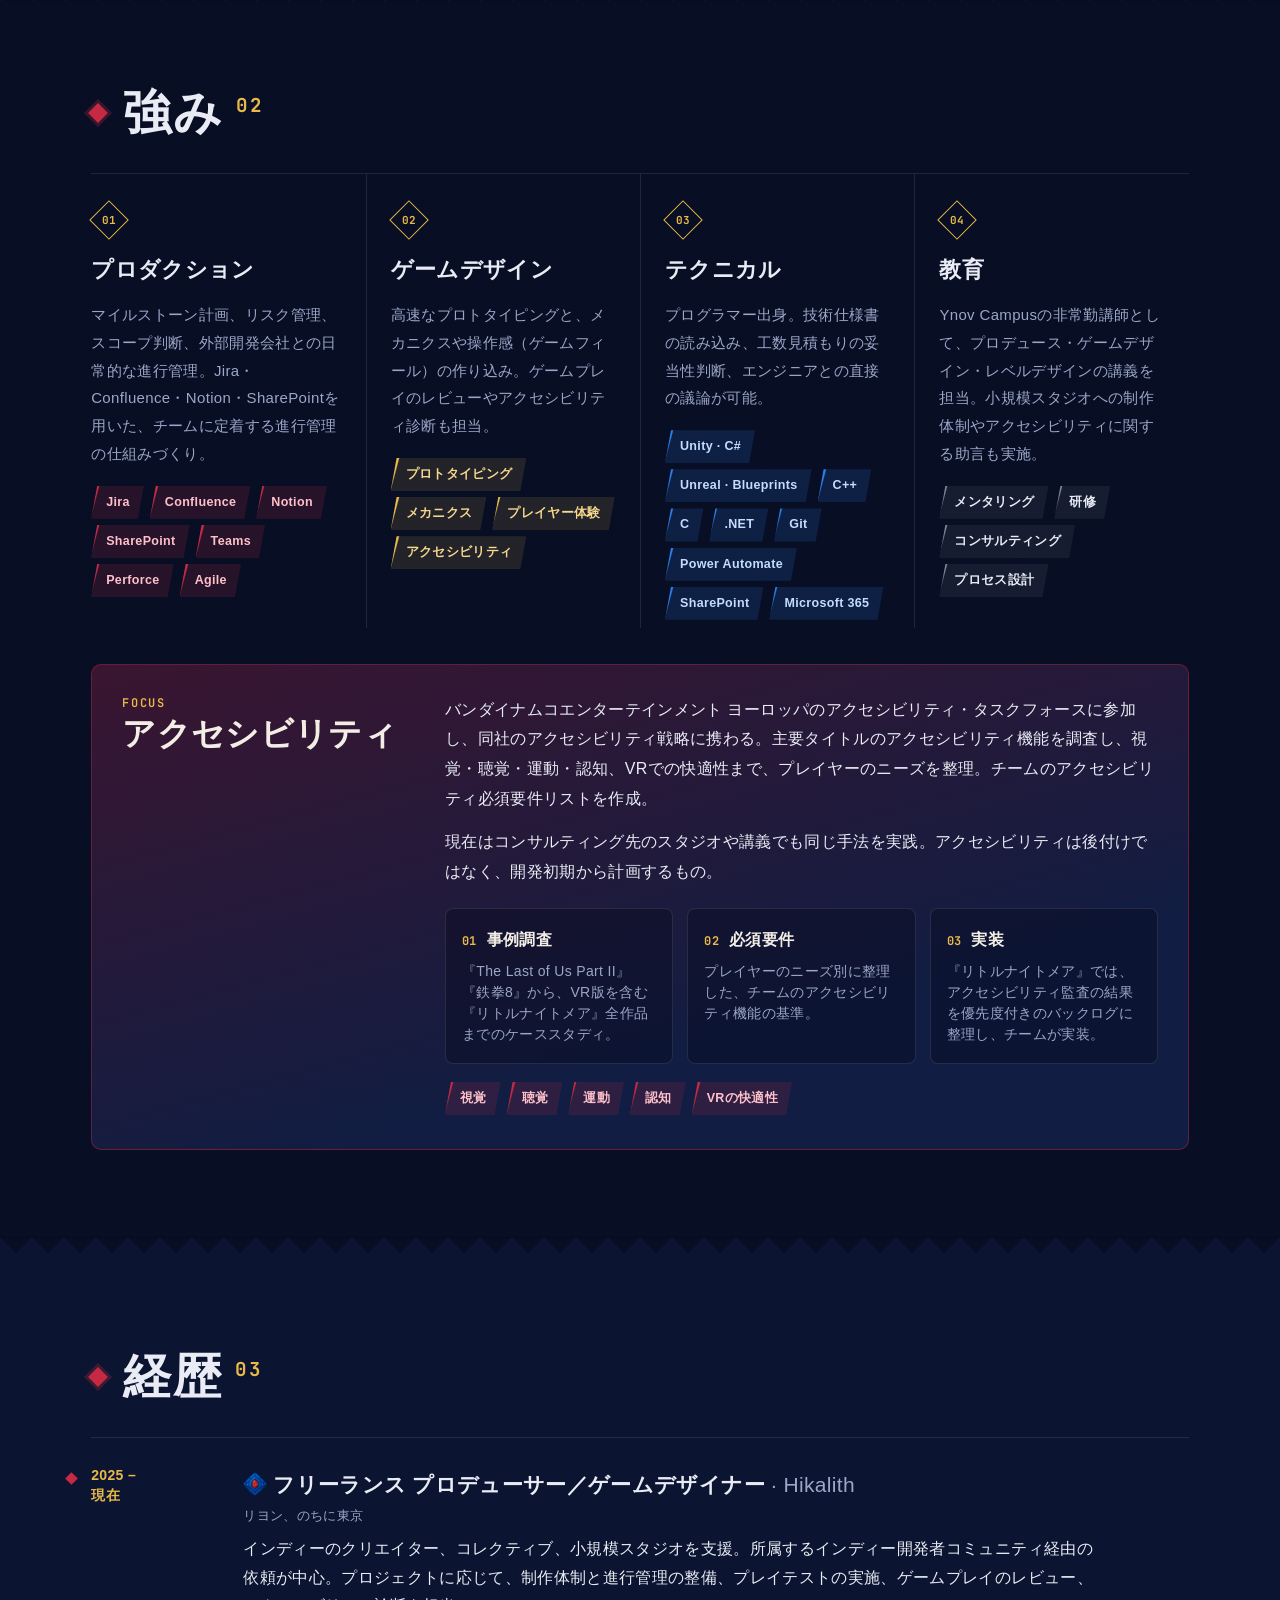
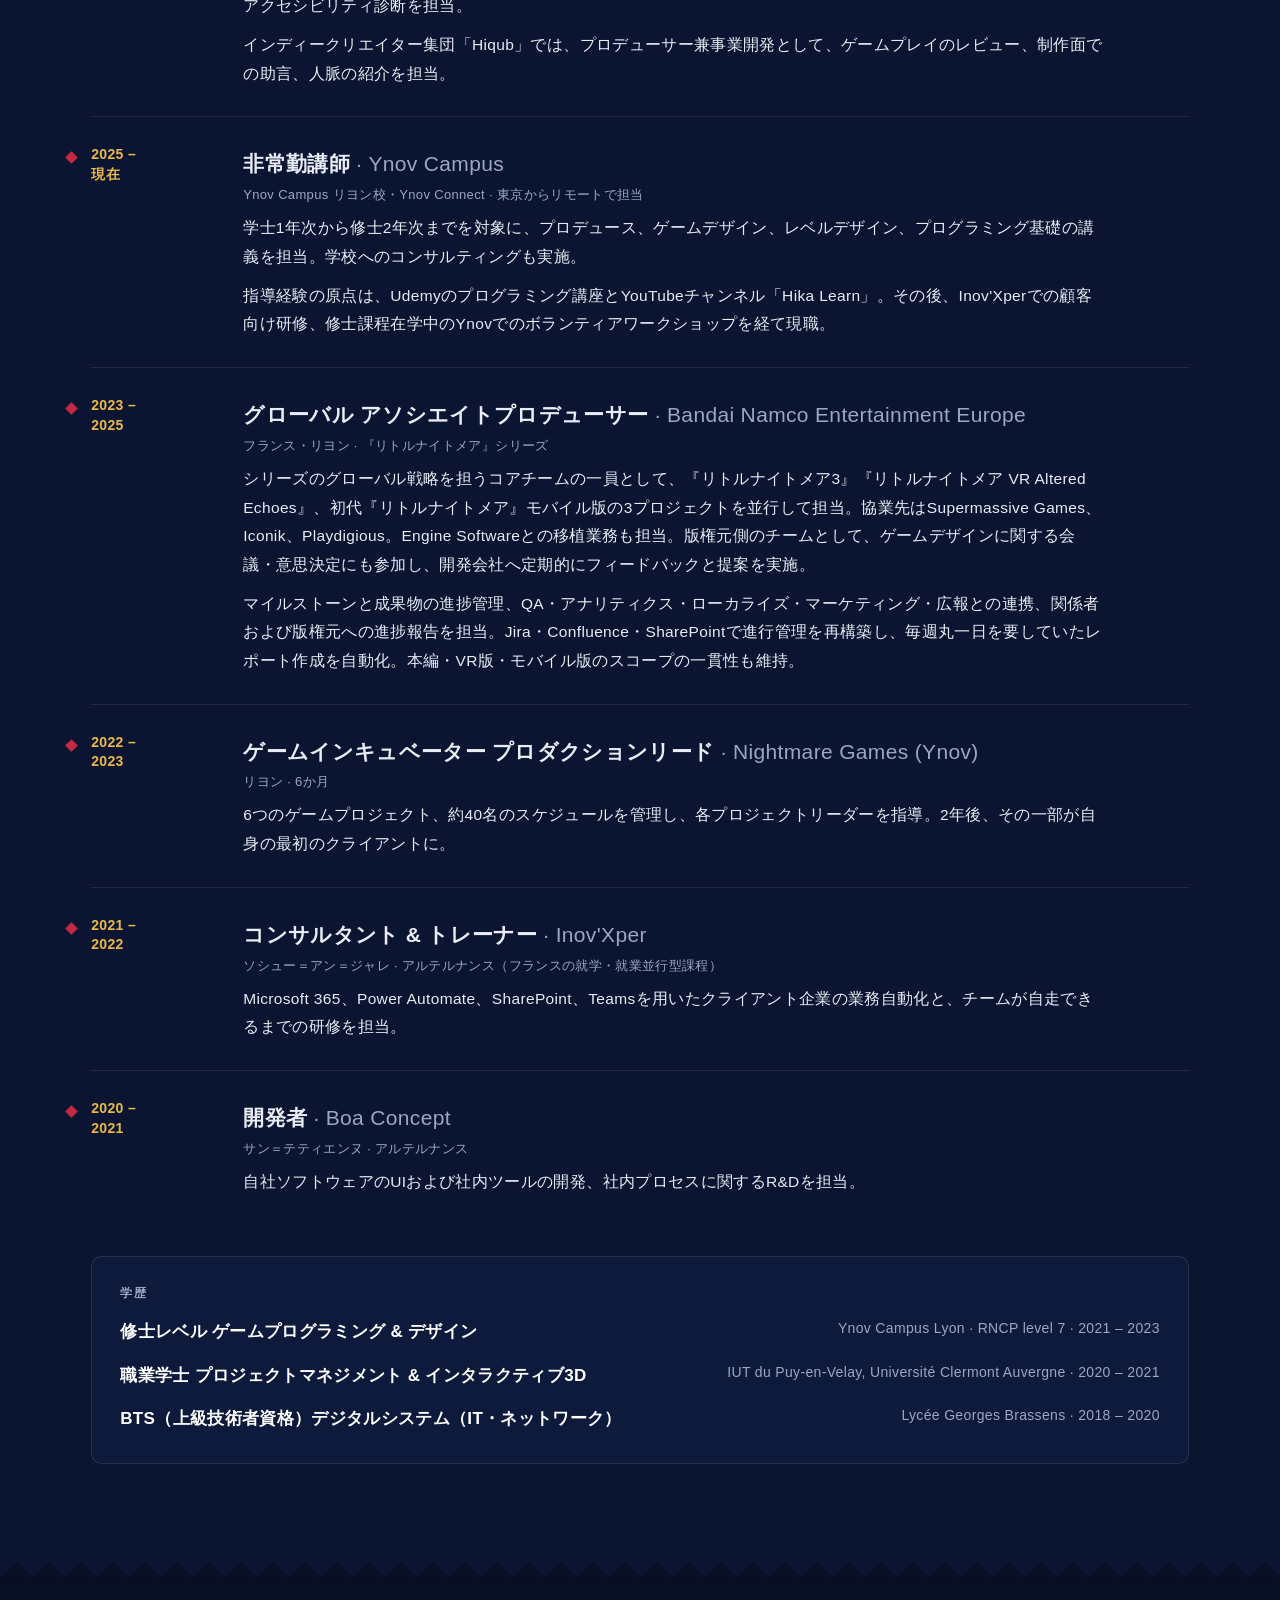
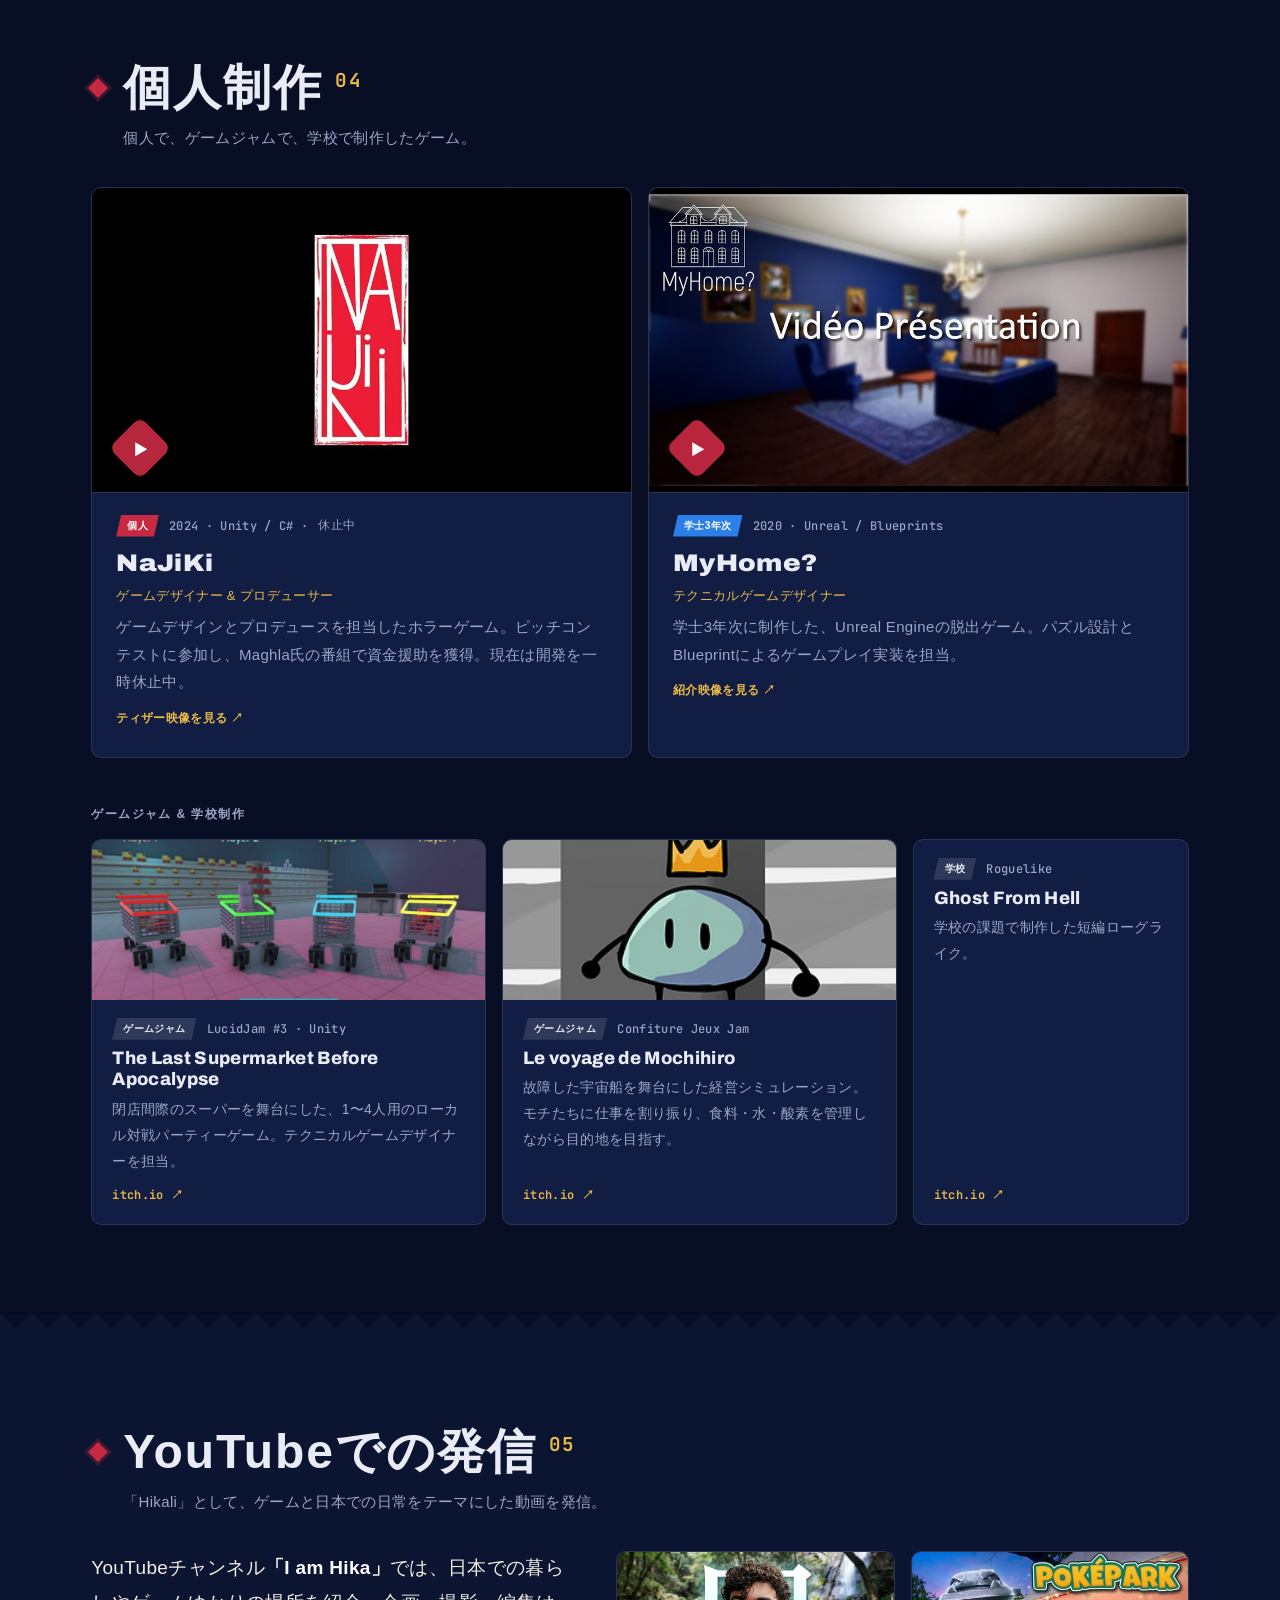
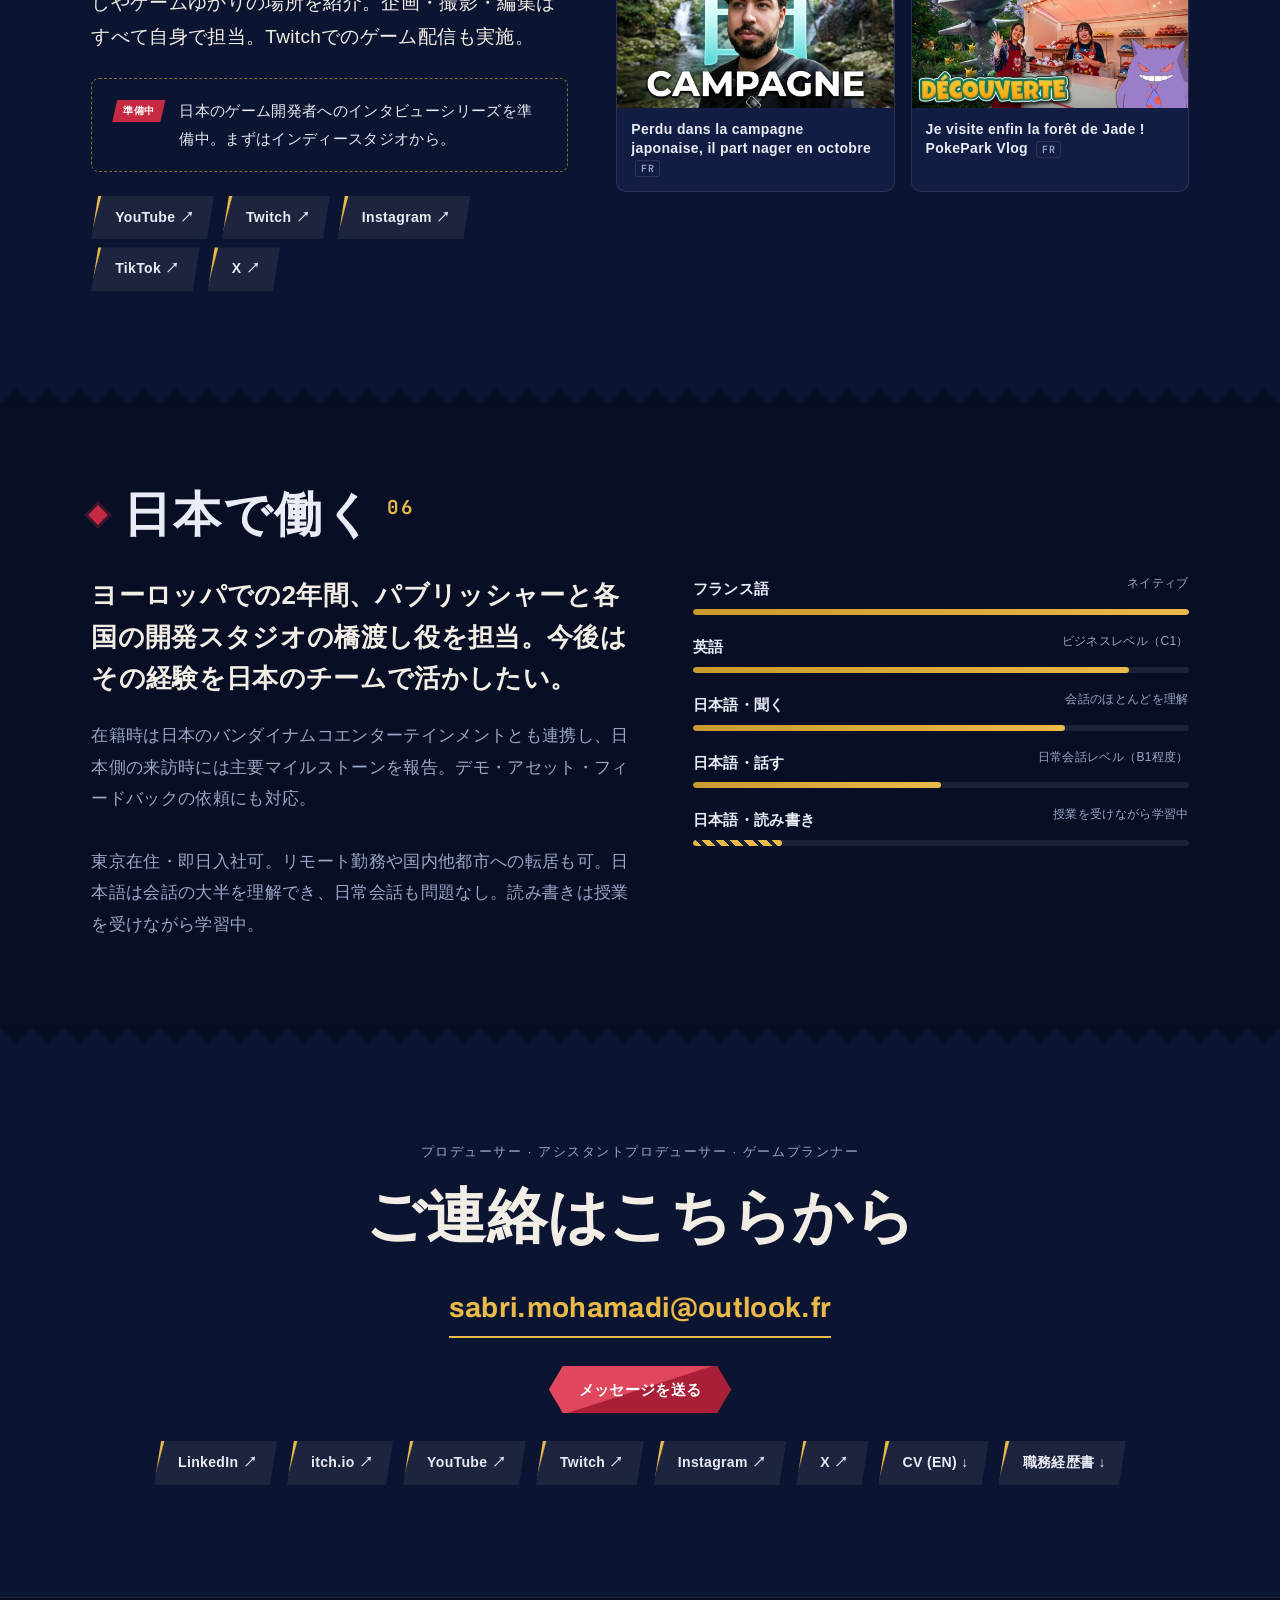
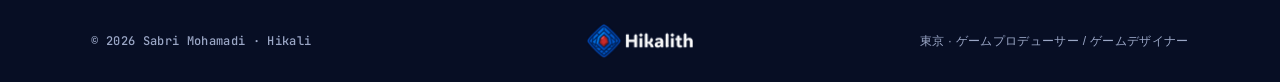
<file: docs/ja/index.html>
<!doctype html>
<html lang="ja">
<head>
<meta charset="utf-8">
<meta name="viewport" content="width=device-width, initial-scale=1">
<title>サブリ・モハマディ | プロデューサー・ゲームデザイナー（東京）</title>
<meta name="description" content="東京在住のプロデューサー／ゲームデザイナー。バンダイナムコエンターテインメント ヨーロッパにて『リトルナイトメア』シリーズのグローバル アソシエイトプロデューサーを担当。プロデューサー・アシスタントプロデューサー職、ゲームプランナー職を希望。">
<meta property="og:title" content="サブリ・モハマディ | プロデューサー・ゲームデザイナー（東京）">
<meta property="og:description" content="東京在住のプロデューサー／ゲームデザイナー。バンダイナムコエンターテインメント ヨーロッパにて『リトルナイトメア』シリーズのグローバル アソシエイトプロデューサーを担当。プロデューサー・アシスタントプロデューサー職、ゲームプランナー職を希望。">
<meta property="og:type" content="website">
<meta property="og:url" content="https://www.sabri-mohamadi.fr/ja/">
<meta property="og:locale" content="ja_JP">
<meta property="og:image" content="https://www.sabri-mohamadi.fr/assets/og.jpg">
<meta name="twitter:card" content="summary_large_image">
<link rel="canonical" href="https://www.sabri-mohamadi.fr/ja/">
<link rel="alternate" hreflang="en" href="https://www.sabri-mohamadi.fr/">
<link rel="alternate" hreflang="ja" href="https://www.sabri-mohamadi.fr/ja/">
<link rel="alternate" hreflang="fr" href="https://www.sabri-mohamadi.fr/fr/">
<link rel="alternate" hreflang="x-default" href="https://www.sabri-mohamadi.fr/">
<link rel="icon" href="../assets/brand/favicon-64.png" type="image/png">
<link rel="apple-touch-icon" href="../assets/brand/apple-touch-icon.png">
<meta name="theme-color" content="#0b1430">
<link rel="preload" href="../fonts/archivo-latin-wdth-normal.woff2" as="font" type="font/woff2" crossorigin>
<link rel="stylesheet" href="../style.css">
<script type="application/ld+json">
{"@context":"https://schema.org","@type":"Person","name":"Sabri Mohamadi","alternateName":"サブリ・モハマディ","jobTitle":"Producer & Game Designer","address":{"@type":"PostalAddress","addressLocality":"Tokyo","addressCountry":"JP"},"email":"mailto:sabri.mohamadi@outlook.fr","url":"https://www.sabri-mohamadi.fr/","sameAs":["https://www.linkedin.com/in/sabri-mohamadi-4910741a1/","https://hikalight.itch.io/","https://www.youtube.com/@IamHika","https://www.twitch.tv/hikalitv","https://www.instagram.com/iamhika_","https://www.tiktok.com/@imhika","https://x.com/Iamhikali"],"knowsLanguage":["fr","en","ja"],"knowsAbout":["Game production","Game design","Game accessibility","Unity","Unreal Engine"]}
</script>
</head>
<body>
<svg class="sprite" width="0" height="0" aria-hidden="true" focusable="false"><defs><linearGradient id="laurel-g" x1="0" y1="0" x2="0" y2="1"><stop offset="0" stop-color="#f6dc8e"/><stop offset="1" stop-color="#c8932c"/></linearGradient><symbol id="laurel" viewBox="0 0 22 54"><g fill="url(#laurel-g)"><polyline points="17.00,51.00 15.49,48.70 14.02,46.40 12.61,44.10 11.31,41.80 10.14,39.50 9.12,37.20 8.28,34.90 7.64,32.60 7.21,30.30 7.00,28.00 7.01,25.70 7.24,23.40 7.68,21.10 8.32,18.80 9.14,16.50 10.11,14.20 11.21,11.90 12.42,9.60 13.69,7.30 15.00,5.00" fill="none" stroke="url(#laurel-g)" stroke-width="1.1" stroke-linecap="round"/><path d="M0 0C3.00 -3.20 9.00 -3.20 12.00 0C9.00 3.20 3.00 3.20 0 0Z" transform="translate(17.00 49.00) rotate(145.0)"/><path d="M0 0C2.52 -2.69 7.56 -2.69 10.08 0C7.56 2.69 2.52 2.69 0 0Z" transform="translate(18.50 45.50) rotate(-115.0)" opacity="0.85"/><path d="M0 0C2.83 -3.01 8.47 -3.01 11.30 0C8.47 3.01 2.83 3.01 0 0Z" transform="translate(12.17 41.67) rotate(139.2)"/><path d="M0 0C2.37 -2.53 7.12 -2.53 9.49 0C7.12 2.53 2.37 2.53 0 0Z" transform="translate(13.67 38.17) rotate(-105.8)" opacity="0.85"/><path d="M0 0C2.65 -2.83 7.95 -2.83 10.60 0C7.95 2.83 2.65 2.83 0 0Z" transform="translate(8.54 34.33) rotate(133.3)"/><path d="M0 0C2.23 -2.37 6.68 -2.37 8.90 0C6.68 2.37 2.23 2.37 0 0Z" transform="translate(10.04 30.83) rotate(-96.7)" opacity="0.85"/><path d="M0 0C2.47 -2.64 7.42 -2.64 9.90 0C7.42 2.64 2.47 2.64 0 0Z" transform="translate(7.00 27.00) rotate(127.5)"/><path d="M0 0C2.08 -2.22 6.24 -2.22 8.32 0C6.24 2.22 2.08 2.22 0 0Z" transform="translate(8.50 23.50) rotate(-87.5)" opacity="0.85"/><path d="M0 0C2.30 -2.45 6.90 -2.45 9.20 0C6.90 2.45 2.30 2.45 0 0Z" transform="translate(7.87 19.67) rotate(121.7)"/><path d="M0 0C1.93 -2.06 5.80 -2.06 7.73 0C5.80 2.06 1.93 2.06 0 0Z" transform="translate(9.37 16.17) rotate(-78.3)" opacity="0.85"/><path d="M0 0C2.12 -2.27 6.37 -2.27 8.50 0C6.37 2.27 2.12 2.27 0 0Z" transform="translate(10.83 12.33) rotate(115.8)"/><path d="M0 0C1.78 -1.90 5.35 -1.90 7.14 0C5.35 1.90 1.78 1.90 0 0Z" transform="translate(12.33 8.83) rotate(-69.2)" opacity="0.85"/><path d="M0 0C1.95 -2.08 5.85 -2.08 7.80 0C5.85 2.08 1.95 2.08 0 0Z" transform="translate(15.00 5.00) rotate(110.0)"/></g></symbol></defs></svg>
<a class="skip" href="#top">Skip to content</a>

<header class="nav">
  <a class="brand" href="#top" aria-label="Sabri Mohamadi, home">
    <img src="../assets/brand/hikalith-mark-40.png" srcset="../assets/brand/hikalith-mark-40.png 1x, ../assets/brand/hikalith-mark-80.png 2x, ../assets/brand/hikalith-mark-120.png 3x" alt="" width="40" height="40">
    <span>Sabri Mohamadi</span>
  </a>
  <button class="menu-toggle" type="button" aria-expanded="false" aria-controls="site-nav" aria-label="Menu"><span></span><span></span></button>
  <nav class="nav-links" id="site-nav" aria-label="Sections">
    <a href="#shipped" data-i18n="nav.shipped">リリース作品</a>
    <a href="#career" data-i18n="nav.career">経歴</a>
    <a href="#projects" data-i18n="nav.projects">プロジェクト</a>
    <a href="#hikali">Hikali</a>
    <a href="#japan" data-i18n="nav.japan">日本</a>
    <a href="contact.html" data-i18n="nav.contact">お問い合わせ</a>
  </nav>
  <nav class="lang" aria-label="Language"><a href="/" hreflang="en" lang="en">EN</a><a href="/ja/" hreflang="ja" lang="ja" aria-current="true">日本語</a><a href="/fr/" hreflang="fr" lang="fr">FR</a></nav>
</header>

<main id="top">

  <!-- HERO -->
  <section class="hero">
    <div class="hero-grid">
      <div class="hero-main">
        <p class="eyebrow eyebrow-status"><span class="dot"></span><span data-i18n="hero.eyebrow">日本国内でのプロデューサー／アシスタントプロデューサー職、ゲームプランナー職を希望</span></p>
        <p class="kana-inline" lang="ja" aria-hidden="true">サブリ・モハマディ</p>
        <h1 class="name">Sabri<br>Mohamadi</h1>
        <p class="aka"><span>aka</span> Hikali</p>
        <ul class="roles">
          <li><b data-i18n="role.free">フリーランス プロデューサー／ゲームデザイナー</b><span data-i18n="role.free.at">Hikalith · 2025年〜</span></li>
          <li><b data-i18n="role.teach">非常勤講師</b><span data-i18n="role.teach.at">Ynov Campus · 2025年〜</span></li>
          <li><b data-i18n="role.bn">グローバル アソシエイトプロデューサー</b><span data-i18n="role.bn.at">バンダイナムコエンターテインメント ヨーロッパ · 2023〜2025年</span></li>
        </ul>
        <div class="hero-awards">
          <p class="tga-line" data-i18n="tga.line">グローバル アソシエイトプロデューサーを務めた『リトルナイトメア VR Altered Echoes』</p>
          <div class="laurels"><a class="laurel" href="https://thegameawards.com/categories/best-vr-ar" target="_blank" rel="noopener"><svg class="lr" aria-hidden="true" focusable="false"><use href="#laurel"/></svg><span class="lt"><span class="lk" data-i18n="aw.nominee">ノミネート</span><span class="le">The Game Awards 2026</span><span class="lc" data-i18n="aw.tga.cat">ベストVR/AR部門</span></span><svg class="lr flip" aria-hidden="true" focusable="false"><use href="#laurel"/></svg></a><a class="laurel" href="https://www.thehorrorgameawards.com/best-vr" target="_blank" rel="noopener"><svg class="lr" aria-hidden="true" focusable="false"><use href="#laurel"/></svg><span class="lt"><span class="lk" data-i18n="aw.nominee">ノミネート</span><span class="le">Horror Game Awards 2026</span><span class="lc" data-i18n="aw.hga.cat">ベストVRホラー部門</span></span><svg class="lr flip" aria-hidden="true" focusable="false"><use href="#laurel"/></svg></a><a class="laurel" href="https://www.labiennale.org/en/cinema/2026/venice-immersive/little-nightmares-vr-altered-echoes" target="_blank" rel="noopener"><svg class="lr" aria-hidden="true" focusable="false"><use href="#laurel"/></svg><span class="lt"><span class="lk" data-i18n="aw.selection">オフィシャルセレクション</span><span class="le">Venice Immersive 2026</span><span class="lc" data-i18n="aw.venice.cat">Best of Experiences部門</span></span><svg class="lr flip" aria-hidden="true" focusable="false"><use href="#laurel"/></svg></a></div>
        </div>
        <p class="lead" data-i18n="hero.lead">東京在住のプロデューサー／ゲームデザイナー。現在はフリーランスとしてインディーチームを支援するほか、Ynov Campusの非常勤講師としてプロデュースとゲームデザインの講義を担当。<br><br>2023年から2025年まで、バンダイナムコエンターテインメント ヨーロッパにて<b>『リトルナイトメア』</b>シリーズのグローバル アソシエイトプロデューサーを担当。シリーズのグローバル戦略を担うコアチームの一員として、コンシューマー・PC・VR・モバイル向け計3タイトルのリリースに携わる。<br><br>自身の物語を形にすべく、プロトタイプも自ら開発。</p>
        <ul class="chips">
          <li data-i18n="hero.chip1">東京在住</li>
          <li class="chip-ok" data-i18n="hero.chip2">即日入社可</li>
          <li data-i18n="hero.chip4">リモート勤務・国内転居可</li>
          <li data-i18n="hero.chip3">FR · EN · 日本語</li>
        </ul>
        <div class="cta">
          <a class="btn btn-primary" href="../assets/cv/Sabri_Mohamadi_CV_EN.pdf" download data-i18n="hero.cv">CVをダウンロード（英語）</a>
          <a class="btn" href="../assets/cv/Sabri_Mohamadi_Shokumu_Keirekisho_JA.pdf" download>職務経歴書 (JA)</a>
          <a class="btn btn-ghost" href="contact.html" data-i18n="hero.contact">お問い合わせ</a>
        </div>
      </div>
      <aside class="hero-side" aria-hidden="true" lang="ja">
        <div class="kana">サブリ・モハマディ</div>
        <div class="hanko">サ<br>ブ<br>リ</div>
      </aside>
    </div>

    <dl class="stats">
      <div><dt>3</dt><dd data-i18n="stat.titles">リリースタイトル</dd></div>
      <div><dt>4</dt><dd data-i18n="stat.studios">協業した外部開発会社</dd></div>
      <div><dt>12</dt><dd data-i18n="stat.platforms">対応プラットフォーム</dd></div>
    </dl>
  </section>

  <!-- SHIPPED -->
  <section id="shipped" class="section">
    <div class="section-head">
      <span class="diamond" aria-hidden="true"></span>
      <h2 data-i18n="shipped.title">リリース作品</h2>
      <p class="section-sub" data-i18n="shipped.sub">バンダイナムコエンターテインメント ヨーロッパ グローバル アソシエイトプロデューサー（2023〜2025年）</p>
    </div>

    <div class="shipped">
      <article class="game game-lead">
        <img class="game-img" src="../assets/img/ln3.jpg" alt="Little Nightmares III: Low and Alone crossing a desert" width="1280" height="720">
        <div class="game-top">
          <span class="game-date">10.10.2025</span>
          <span class="game-tag" data-i18n="shipped.console">コンシューマー & PC</span>
        </div>
        <h3>Little Nightmares III</h3>
        <p class="game-dev"><span data-i18n="shipped.dev">開発</span> · Supermassive Games</p>
        <p class="game-role" data-i18n="shipped.ln3">シリーズ第3作。Supermassive Gamesとの日常的な進行管理、マイルストーンごとの成果物確認、QA・アナリティクス・ローカライズ・マーケティング・広報と開発チームとの連携・調整を担当。</p>
        <div class="laurels stack"><a class="laurel win" href="https://www.supermassivegames.com/news/little-nightmares-iii-award-winner" target="_blank" rel="noopener"><svg class="lr" aria-hidden="true" focusable="false"><use href="#laurel"/></svg><span class="lt"><span class="lk" data-i18n="aw.winner">受賞</span><span class="le">Gamescom Award 2024</span><span class="lc" data-i18n="aw.gc.cat">ベストビジュアル・オーディオ・Xboxの3部門</span></span><svg class="lr flip" aria-hidden="true" focusable="false"><use href="#laurel"/></svg></a><a class="laurel win" href="https://www.techloy.com/everything-that-happened-at-the-horror-game-awards-2025/" target="_blank" rel="noopener"><svg class="lr" aria-hidden="true" focusable="false"><use href="#laurel"/></svg><span class="lt"><span class="lk" data-i18n="aw.winner">受賞</span><span class="le">Horror Game Awards 2025</span><span class="lc" data-i18n="aw.hga25.cat">最もアクセシブルなホラーゲーム部門</span></span><svg class="lr flip" aria-hidden="true" focusable="false"><use href="#laurel"/></svg></a></div>
        <ul class="plats"><li>PS5</li><li>PS4</li><li>Xbox Series X|S</li><li>Xbox One</li><li>PC</li><li>Switch</li><li>Switch 2</li></ul>
        <a class="game-link" href="https://store.steampowered.com/app/1392860/" target="_blank" rel="noopener">Steam ↗</a>
      </article>

      <article class="game">
        <img class="game-img" src="../assets/img/lnvr.jpg" alt="Little Nightmares VR: Altered Echoes: a glowing TV at the end of a corridor" width="1280" height="720">
        <div class="game-top">
          <span class="game-date">24.04.2026</span>
          <span class="game-tag">VR</span>
        </div>
        <h3>Little Nightmares VR<span>Altered Echoes</span></h3>
        <p class="game-dev"><span data-i18n="shipped.dev">開発</span> · Iconik</p>
        <p class="game-role" data-i18n="shipped.vr">シリーズ初のVR作品。Iconikとともに開発を推進し、スコープ・品質・『リトルナイトメア』らしさを本編シリーズと同等の水準で担保。</p>
        <div class="laurels stack"><a class="laurel" href="https://thegameawards.com/categories/best-vr-ar" target="_blank" rel="noopener"><svg class="lr" aria-hidden="true" focusable="false"><use href="#laurel"/></svg><span class="lt"><span class="lk" data-i18n="aw.nominee">ノミネート</span><span class="le">The Game Awards 2026</span><span class="lc" data-i18n="aw.tga.cat">ベストVR/AR部門</span></span><svg class="lr flip" aria-hidden="true" focusable="false"><use href="#laurel"/></svg></a><a class="laurel" href="https://www.thehorrorgameawards.com/best-vr" target="_blank" rel="noopener"><svg class="lr" aria-hidden="true" focusable="false"><use href="#laurel"/></svg><span class="lt"><span class="lk" data-i18n="aw.nominee">ノミネート</span><span class="le">Horror Game Awards 2026</span><span class="lc" data-i18n="aw.hga.cat">ベストVRホラー部門</span></span><svg class="lr flip" aria-hidden="true" focusable="false"><use href="#laurel"/></svg></a><a class="laurel" href="https://www.labiennale.org/en/cinema/2026/venice-immersive/little-nightmares-vr-altered-echoes" target="_blank" rel="noopener"><svg class="lr" aria-hidden="true" focusable="false"><use href="#laurel"/></svg><span class="lt"><span class="lk" data-i18n="aw.selection">オフィシャルセレクション</span><span class="le">Venice Immersive 2026</span><span class="lc" data-i18n="aw.venice.cat">Best of Experiences部門</span></span><svg class="lr flip" aria-hidden="true" focusable="false"><use href="#laurel"/></svg></a></div>
        <ul class="plats"><li>PS VR2</li><li>Meta Quest 2/3/3S</li><li>SteamVR</li></ul>
        <a class="game-link" href="https://store.steampowered.com/app/2482940/" target="_blank" rel="noopener">Steam ↗</a>
      </article>

      <article class="game">
        <img class="game-img" src="../assets/img/ln1.jpg" alt="Little Nightmares: Six hiding from the Janitor" width="1280" height="720">
        <div class="game-top">
          <span class="game-date">12.12.2023</span>
          <span class="game-tag" data-i18n="shipped.mobile">モバイル移植</span>
        </div>
        <h3>Little Nightmares<span data-i18n="shipped.mobileSub">モバイル版</span></h3>
        <p class="game-dev"><span data-i18n="shipped.dev">開発</span> · Playdigious</p>
        <p class="game-role" data-i18n="shipped.mob">初代『リトルナイトメア』のiOS・Android移植版。Playdigiousによる移植のリリースに向けた進行を担当し、原作の操作感を損なわないようビルドを確認。</p>
        <div class="laurels stack"><a class="laurel win" href="https://www.pocketgamer.com/pocket-gamer-awards/2024/winners/best-mobile-platform-game-of-the-year/" target="_blank" rel="noopener"><svg class="lr" aria-hidden="true" focusable="false"><use href="#laurel"/></svg><span class="lt"><span class="lk" data-i18n="aw.winner">受賞</span><span class="le">Pocket Gamer Awards 2024</span><span class="lc" data-i18n="aw.pg.cat">ベストプラットフォームゲーム部門</span></span><svg class="lr flip" aria-hidden="true" focusable="false"><use href="#laurel"/></svg></a></div>
        <ul class="plats"><li>iOS</li><li>Android</li></ul>
        <a class="game-link" href="https://en.bandainamcoent.eu/little-nightmares/news/little-nightmares-available-today-mobile-ios-and-android" target="_blank" rel="noopener">Bandai Namco ↗</a>
      </article>
    </div>
    <div class="gallery">
      <img src="../assets/img/ln3-wide.jpg" alt="Little Nightmares III: two children gliding down with umbrellas" width="1280" height="720" loading="lazy">
      <img src="../assets/img/lnvr-b.jpg" alt="Little Nightmares VR: Altered Echoes: first-person view on a purple staircase" width="1280" height="720" loading="lazy">
      <img src="../assets/img/ln1-b.jpg" alt="Little Nightmares: Six in her yellow raincoat" width="1280" height="720" loading="lazy">
    </div>
    <p class="shipped-note"><span data-i18n="shipped.note">開発：Supermassive Games、Iconik。移植：Playdigious、Engine Software。プレイテストは外部パートナーと実施。シリーズ累計販売本数2,000万本突破（2025年6月、バンダイナムコ発表）。</span><br><span class="credit">Little Nightmares™ &amp; © Bandai Namco Entertainment Europe S.A.S. Images used for portfolio purposes.</span></p>
  </section>

  <!-- CRAFT -->
  <section id="craft" class="section band">
    <div class="section-head">
      <span class="diamond" aria-hidden="true"></span>
      <h2 data-i18n="craft.title">強み</h2>
    </div>
    <div class="craft">
      <article>
        <span class="craft-num"><span>01</span></span>
        <h3 data-i18n="craft.p.t">プロダクション</h3>
        <p data-i18n="craft.p.d">マイルストーン計画、リスク管理、スコープ判断、外部開発会社との日常的な進行管理。Jira・Confluence・Notion・SharePointを用いた、チームに定着する進行管理の仕組みづくり。</p>
        <ul class="pills pills-red"><li>Jira</li><li>Confluence</li><li>Notion</li><li>SharePoint</li><li>Teams</li><li>Perforce</li><li>Agile</li></ul>
      </article>
      <article>
        <span class="craft-num"><span>02</span></span>
        <h3 data-i18n="craft.d.t">ゲームデザイン</h3>
        <p data-i18n="craft.d.d">高速なプロトタイピングと、メカニクスや操作感（ゲームフィール）の作り込み。ゲームプレイのレビューやアクセシビリティ診断も担当。</p>
        <ul class="pills pills-yellow"><li data-i18n="pill.proto">プロトタイピング</li><li data-i18n="pill.systems">メカニクス</li><li data-i18n="pill.ux">プレイヤー体験</li><li data-i18n="pill.a11y">アクセシビリティ</li></ul>
      </article>
      <article>
        <span class="craft-num"><span>03</span></span>
        <h3 data-i18n="craft.t.t">テクニカル</h3>
        <p data-i18n="craft.t.d">プログラマー出身。技術仕様書の読み込み、工数見積もりの妥当性判断、エンジニアとの直接の議論が可能。</p>
        <ul class="pills pills-blue"><li>Unity · C#</li><li>Unreal · Blueprints</li><li>C++</li><li>C</li><li>.NET</li><li>Git</li><li>Power Automate</li><li>SharePoint</li><li>Microsoft 365</li></ul>
      </article>
      <article>
        <span class="craft-num"><span>04</span></span>
        <h3 data-i18n="craft.e.t">教育</h3>
        <p data-i18n="craft.e.d">Ynov Campusの非常勤講師として、プロデュース・ゲームデザイン・レベルデザインの講義を担当。小規模スタジオへの制作体制やアクセシビリティに関する助言も実施。</p>
        <ul class="pills pills-grey"><li data-i18n="pill.mentor">メンタリング</li><li data-i18n="pill.training">研修</li><li data-i18n="pill.consulting">コンサルティング</li><li data-i18n="pill.process">プロセス設計</li></ul>
      </article>
    </div>
    <div class="spotlight">
      <div class="spot-head">
        <p class="spot-kicker" data-i18n="a11y.kicker">Focus</p>
        <h3 data-i18n="a11y.t">アクセシビリティ</h3>
      </div>
      <div class="spot-body">
        <p data-i18n="a11y.p1">バンダイナムコエンターテインメント ヨーロッパのアクセシビリティ・タスクフォースに参加し、同社のアクセシビリティ戦略に携わる。主要タイトルのアクセシビリティ機能を調査し、視覚・聴覚・運動・認知、VRでの快適性まで、プレイヤーのニーズを整理。チームのアクセシビリティ必須要件リストを作成。</p>
        <p data-i18n="a11y.p2">現在はコンサルティング先のスタジオや講義でも同じ手法を実践。アクセシビリティは後付けではなく、開発初期から計画するもの。</p>
        <ol class="spot-steps">
          <li><b data-i18n="a11y.s1.t">事例調査</b><span data-i18n="a11y.s1">『The Last of Us Part II』『鉄拳8』から、VR版を含む『リトルナイトメア』全作品までのケーススタディ。</span></li>
          <li><b data-i18n="a11y.s2.t">必須要件</b><span data-i18n="a11y.s2">プレイヤーのニーズ別に整理した、チームのアクセシビリティ機能の基準。</span></li>
          <li><b data-i18n="a11y.s3.t">実装</b><span data-i18n="a11y.s3">『リトルナイトメア』では、アクセシビリティ監査の結果を優先度付きのバックログに整理し、チームが実装。</span></li>
        </ol>
        <ul class="pills pills-red"><li data-i18n="a11y.v">視覚</li><li data-i18n="a11y.h">聴覚</li><li data-i18n="a11y.m">運動</li><li data-i18n="a11y.c">認知</li><li data-i18n="a11y.vr">VRの快適性</li></ul>
      </div>
    </div>
  </section>

  <!-- CAREER -->
  <section id="career" class="section">
    <div class="section-head">
      <span class="diamond" aria-hidden="true"></span>
      <h2 data-i18n="career.title">経歴</h2>
    </div>

    <ol class="timeline">
      <li>
        <div class="tl-when">2025 –<br><span data-i18n="career.now">現在</span></div>
        <div class="tl-body">
          <h3><img class="tl-logo" src="../assets/brand/hikalith-mark-26.png" srcset="../assets/brand/hikalith-mark-26.png 1x, ../assets/brand/hikalith-mark-52.png 2x" alt="" width="26" height="26"><span data-i18n="career.free.role">フリーランス プロデューサー／ゲームデザイナー</span> <em>· Hikalith</em></h3>
          <p class="tl-where" data-i18n="career.free.where">リヨン、のちに東京</p>
          <p data-i18n="career.free.p1">インディーのクリエイター、コレクティブ、小規模スタジオを支援。所属するインディー開発者コミュニティ経由の依頼が中心。プロジェクトに応じて、制作体制と進行管理の整備、プレイテストの実施、ゲームプレイのレビュー、アクセシビリティ診断を担当。</p>
          <p data-i18n="career.free.p2">インディークリエイター集団「Hiqub」では、プロデューサー兼事業開発として、ゲームプレイのレビュー、制作面での助言、人脈の紹介を担当。</p>
        </div>
      </li>
      <li>
        <div class="tl-when">2025 –<br><span data-i18n="career.now">現在</span></div>
        <div class="tl-body">
          <h3><span data-i18n="career.teach.role">非常勤講師</span> <em>· Ynov Campus</em></h3>
          <p class="tl-where" data-i18n="career.teach.where">Ynov Campus リヨン校・Ynov Connect · 東京からリモートで担当</p>
          <p data-i18n="career.teach.p1">学士1年次から修士2年次までを対象に、プロデュース、ゲームデザイン、レベルデザイン、プログラミング基礎の講義を担当。学校へのコンサルティングも実施。</p>
          <p data-i18n="career.teach.p2">指導経験の原点は、Udemyのプログラミング講座とYouTubeチャンネル「Hika Learn」。その後、Inov'Xperでの顧客向け研修、修士課程在学中のYnovでのボランティアワークショップを経て現職。</p>
        </div>
      </li>
      <li>
        <div class="tl-when">2023 –<br>2025</div>
        <div class="tl-body">
          <h3><span data-i18n="career.bn.role">グローバル アソシエイトプロデューサー</span> <em>· Bandai Namco Entertainment Europe</em></h3>
          <p class="tl-where" data-i18n="career.bn.where">フランス・リヨン · 『リトルナイトメア』シリーズ</p>
          <p data-i18n="career.bn.p1">シリーズのグローバル戦略を担うコアチームの一員として、『リトルナイトメア3』『リトルナイトメア VR Altered Echoes』、初代『リトルナイトメア』モバイル版の3プロジェクトを並行して担当。協業先はSupermassive Games、Iconik、Playdigious。Engine Softwareとの移植業務も担当。版権元側のチームとして、ゲームデザインに関する会議・意思決定にも参加し、開発会社へ定期的にフィードバックと提案を実施。</p>
          <p data-i18n="career.bn.p2">マイルストーンと成果物の進捗管理、QA・アナリティクス・ローカライズ・マーケティング・広報との連携、関係者および版権元への進捗報告を担当。Jira・Confluence・SharePointで進行管理を再構築し、毎週丸一日を要していたレポート作成を自動化。本編・VR版・モバイル版のスコープの一貫性も維持。</p>
        </div>
      </li>
      <li>
        <div class="tl-when">2022 –<br>2023</div>
        <div class="tl-body">
          <h3><span data-i18n="career.nm.role">ゲームインキュベーター プロダクションリード</span> <em>· Nightmare Games (Ynov)</em></h3>
          <p class="tl-where" data-i18n="career.nm.where">リヨン · 6か月</p>
          <p data-i18n="career.nm.p">6つのゲームプロジェクト、約40名のスケジュールを管理し、各プロジェクトリーダーを指導。2年後、その一部が自身の最初のクライアントに。</p>
        </div>
      </li>
      <li>
        <div class="tl-when">2021 –<br>2022</div>
        <div class="tl-body">
          <h3><span data-i18n="career.ix.role">コンサルタント & トレーナー</span> <em>· Inov'Xper</em></h3>
          <p class="tl-where" data-i18n="career.ix.where">ソシュー＝アン＝ジャレ · アルテルナンス（フランスの就学・就業並行型課程）</p>
          <p data-i18n="career.ix.p">Microsoft 365、Power Automate、SharePoint、Teamsを用いたクライアント企業の業務自動化と、チームが自走できるまでの研修を担当。</p>
        </div>
      </li>
      <li>
        <div class="tl-when">2020 –<br>2021</div>
        <div class="tl-body">
          <h3><span data-i18n="career.boa.role">開発者</span> <em>· Boa Concept</em></h3>
          <p class="tl-where" data-i18n="career.boa.where">サン＝テティエンヌ · アルテルナンス</p>
          <p data-i18n="career.boa.p">自社ソフトウェアのUIおよび社内ツールの開発、社内プロセスに関するR&amp;Dを担当。</p>
        </div>
      </li>
    </ol>

    <div class="edu">
      <h3 class="edu-title" data-i18n="edu.title">学歴</h3>
      <ul>
        <li><b data-i18n="edu.m">修士レベル ゲームプログラミング & デザイン</b><span>Ynov Campus Lyon · RNCP level 7 · 2021 – 2023</span></li>
        <li><b data-i18n="edu.l">職業学士 プロジェクトマネジメント & インタラクティブ3D</b><span>IUT du Puy-en-Velay, Université Clermont Auvergne · 2020 – 2021</span></li>
        <li><b data-i18n="edu.b">BTS（上級技術者資格）デジタルシステム（IT・ネットワーク）</b><span>Lycée Georges Brassens · 2018 – 2020</span></li>
      </ul>
    </div>
  </section>

  <!-- PROJECTS -->
  <section id="projects" class="section band">
    <div class="section-head">
      <span class="diamond" aria-hidden="true"></span>
      <h2 data-i18n="proj.title">個人制作</h2>
      <p class="section-sub" data-i18n="proj.sub">個人で、ゲームジャムで、学校で制作したゲーム。</p>
    </div>

    <div class="projects">
      <article class="proj proj-feature">
        <a class="proj-media" href="https://www.youtube.com/watch?v=8gQUjAl2_wk" target="_blank" rel="noopener"><img src="../assets/img/najiki-teaser.jpg" alt="NaJiKi teaser: red NaJiKi logo on black" width="960" height="540" loading="lazy"><span class="play" aria-hidden="true"></span></a>
        <div class="proj-body">
          <p class="proj-meta"><span class="tag tag-personal" data-i18n="tag.personal">個人</span> 2024 · Unity / C# · <span data-i18n="proj.onhold">休止中</span></p>
          <h3>NaJiKi</h3>
          <p class="proj-role" data-i18n="proj.najiki.role">ゲームデザイナー & プロデューサー</p>
          <p data-i18n="proj.najiki.d">ゲームデザインとプロデュースを担当したホラーゲーム。ピッチコンテストに参加し、Maghla氏の番組で資金援助を獲得。現在は開発を一時休止中。</p>
          <a class="proj-link" href="https://www.youtube.com/watch?v=8gQUjAl2_wk" target="_blank" rel="noopener" data-i18n="proj.najiki.link">ティザー映像を見る ↗</a>
        </div>
      </article>
      <article class="proj proj-feature">
        <a class="proj-media" href="https://www.youtube.com/watch?v=wEF729ImdR8" target="_blank" rel="noopener"><img src="../assets/img/myhome-video.jpg" alt="MyHome? presentation video: a blue living room in Unreal Engine" width="960" height="540" loading="lazy"><span class="play" aria-hidden="true"></span></a>
        <div class="proj-body">
          <p class="proj-meta"><span class="tag tag-team" data-i18n="tag.l3">学士3年次</span> 2020 · Unreal / Blueprints</p>
          <h3>MyHome?</h3>
          <p class="proj-role" data-i18n="proj.myhome.role">テクニカルゲームデザイナー</p>
          <p data-i18n="proj.myhome.d">学士3年次に制作した、Unreal Engineの脱出ゲーム。パズル設計とBlueprintによるゲームプレイ実装を担当。</p>
          <a class="proj-link" href="https://www.youtube.com/watch?v=wEF729ImdR8" target="_blank" rel="noopener" data-i18n="proj.myhome.link">紹介映像を見る ↗</a>
        </div>
      </article>
    </div>

    <h3 class="sub-title" data-i18n="proj.jams">ゲームジャム & 学校制作</h3>
    <div class="jams">
      <a class="jam" href="https://ellganto.itch.io/the-last-supermarket-before-the-apocalypse" target="_blank" rel="noopener">
        <img src="../assets/img/market-1.jpg" alt="The Last Supermarket Before Apocalypse, four shopping carts on the character select screen" width="794" height="446">
        <div>
          <p class="proj-meta"><span class="tag" data-i18n="tag.jam">ゲームジャム</span> LucidJam #3 · Unity</p>
          <h4>The Last Supermarket Before Apocalypse</h4>
          <p data-i18n="proj.market.d">閉店間際のスーパーを舞台にした、1〜4人用のローカル対戦パーティーゲーム。テクニカルゲームデザイナーを担当。</p>
          <span class="jam-link">itch.io ↗</span>
        </div>
      </a>
      <a class="jam" href="https://hikalight.itch.io/le-voyage-de-mochihiro" target="_blank" rel="noopener">
        <img src="../assets/img/mochi-cover.png" alt="Le voyage de Mochihiro, a crowned Mochi character" width="315" height="250">
        <div>
          <p class="proj-meta"><span class="tag" data-i18n="tag.jam">ゲームジャム</span> Confiture Jeux Jam</p>
          <h4>Le voyage de Mochihiro</h4>
          <p data-i18n="proj.mochi.d">故障した宇宙船を舞台にした経営シミュレーション。モチたちに仕事を割り振り、食料・水・酸素を管理しながら目的地を目指す。</p>
          <span class="jam-link">itch.io ↗</span>
        </div>
      </a>
      <a class="jam jam-small" href="https://urugash.itch.io/ghost-from-hell" target="_blank" rel="noopener">
        <div>
          <p class="proj-meta"><span class="tag" data-i18n="tag.school">学校</span> Roguelike</p>
          <h4>Ghost From Hell</h4>
          <p data-i18n="proj.ghost.d">学校の課題で制作した短編ローグライク。</p>
          <span class="jam-link">itch.io ↗</span>
        </div>
      </a>
    </div>
  </section>

  <!-- HIKALI -->
  <section id="hikali" class="section">
    <div class="section-head">
      <span class="diamond" aria-hidden="true"></span>
      <h2 data-i18n="hk.title">YouTubeでの発信</h2>
      <p class="section-sub" data-i18n="hk.sub">「Hikali」として、ゲームと日本での日常をテーマにした動画を発信。</p>
    </div>
    <div class="hikali">
      <div class="hk-text">
        <p class="hk-lead" data-i18n="hk.lead">YouTubeチャンネル<b>「I am Hika」</b>では、日本での暮らしやゲームゆかりの場所を紹介。企画・撮影・編集はすべて自身で担当。Twitchでのゲーム配信も実施。</p>
        <div class="hk-soon">
          <span class="tag tag-personal" data-i18n="hk.soon.tag">準備中</span>
          <p data-i18n="hk.soon">日本のゲーム開発者へのインタビューシリーズを準備中。まずはインディースタジオから。</p>
        </div>
        <ul class="socials">
      <li><a href="https://www.youtube.com/@IamHika" target="_blank" rel="noopener">YouTube ↗</a></li>
      <li><a href="https://www.twitch.tv/hikalitv" target="_blank" rel="noopener">Twitch ↗</a></li>
      <li><a href="https://www.instagram.com/iamhika_" target="_blank" rel="noopener">Instagram ↗</a></li>
      <li><a href="https://www.tiktok.com/@imhika" target="_blank" rel="noopener">TikTok ↗</a></li>
      <li><a href="https://x.com/Iamhikali" target="_blank" rel="noopener">X ↗</a></li>
        </ul>
      </div>
      <div class="hk-videos">
        <a class="yt" href="https://www.youtube.com/watch?v=Y6NYkZ7sTY4" target="_blank" rel="noopener">
          <img src="../assets/img/yt-Y6NYkZ7sTY4.jpg" alt="I am Hika video thumbnail: Sabri in front of a waterfall in the Japanese countryside" width="960" height="540" loading="lazy">
          <span class="yt-title">Perdu dans la campagne japonaise, il part nager en octobre <em>FR</em></span>
        </a>
        <a class="yt" href="https://www.youtube.com/watch?v=LTkj2b9EB5M" target="_blank" rel="noopener">
          <img src="../assets/img/yt-LTkj2b9EB5M.jpg" alt="I am Hika video thumbnail: PokéPark vlog" width="960" height="540" loading="lazy">
          <span class="yt-title">Je visite enfin la forêt de Jade ! PokePark Vlog <em>FR</em></span>
        </a>
      </div>
    </div>
  </section>

  <!-- JAPAN -->
  <section id="japan" class="section section-japan band">
    <div class="section-head">
      <span class="diamond" aria-hidden="true"></span>
      <h2 data-i18n="jp.title">日本で働く</h2>
    </div>
    <div class="japan">
      <div class="japan-text">
        <p class="japan-big" data-i18n="jp.big">ヨーロッパでの2年間、パブリッシャーと各国の開発スタジオの橋渡し役を担当。今後はその経験を日本のチームで活かしたい。</p>
        <p data-i18n="jp.p">在籍時は日本のバンダイナムコエンターテインメントとも連携し、日本側の来訪時には主要マイルストーンを報告。デモ・アセット・フィードバックの依頼にも対応。<br><br>東京在住・即日入社可。リモート勤務や国内他都市への転居も可。日本語は会話の大半を理解でき、日常会話も問題なし。読み書きは授業を受けながら学習中。</p>
      </div>
      <ul class="langs">
        <li><span class="lang-name" data-i18n="lang.fr">フランス語</span><span class="bar" style="--v:100%"></span><span class="lang-lvl" data-i18n="lang.fr.l">ネイティブ</span></li>
        <li><span class="lang-name" data-i18n="lang.en">英語</span><span class="bar" style="--v:88%"></span><span class="lang-lvl" data-i18n="lang.en.l">ビジネスレベル（C1）</span></li>
        <li><span class="lang-name" data-i18n="lang.ja">日本語・聞く</span><span class="bar" style="--v:75%"></span><span class="lang-lvl" data-i18n="lang.ja1.l">会話のほとんどを理解</span></li>
        <li><span class="lang-name" data-i18n="lang.ja2">日本語・話す</span><span class="bar" style="--v:50%"></span><span class="lang-lvl" data-i18n="lang.ja2.l">日常会話レベル（B1程度）</span></li>
        <li><span class="lang-name" data-i18n="lang.ja3">日本語・読み書き</span><span class="bar bar-learning" style="--v:18%"></span><span class="lang-lvl" data-i18n="lang.ja3.l">授業を受けながら学習中</span></li>
      </ul>
    </div>
  </section>

  <!-- CONTACT -->
  <section id="contact" class="section contact">
    <p class="contact-kicker" data-i18n="contact.kicker">プロデューサー · アシスタントプロデューサー · ゲームプランナー</p>
    <h2 class="contact-title" data-i18n="contact.title">ご連絡はこちらから</h2>
    <a class="contact-mail" href="mailto:sabri.mohamadi@outlook.fr">sabri.mohamadi@outlook.fr</a>
    <div class="contact-cta"><a class="btn btn-primary" href="contact.html" data-i18n="contact.cta">メッセージを送る</a></div>
    <ul class="contact-links">
      <li><a href="https://www.linkedin.com/in/sabri-mohamadi-4910741a1/" target="_blank" rel="noopener">LinkedIn ↗</a></li>
      <li><a href="https://hikalight.itch.io/" target="_blank" rel="noopener">itch.io ↗</a></li>
      <li><a href="https://www.youtube.com/@IamHika" target="_blank" rel="noopener">YouTube ↗</a></li>
      <li><a href="https://www.twitch.tv/hikalitv" target="_blank" rel="noopener">Twitch ↗</a></li>
      <li><a href="https://www.instagram.com/iamhika_" target="_blank" rel="noopener">Instagram ↗</a></li>
      <li><a href="https://x.com/Iamhikali" target="_blank" rel="noopener">X ↗</a></li>
      <li><a href="../assets/cv/Sabri_Mohamadi_CV_EN.pdf" download>CV (EN) ↓</a></li>
      <li><a href="../assets/cv/Sabri_Mohamadi_Shokumu_Keirekisho_JA.pdf" download>職務経歴書 ↓</a></li>
    </ul>
  </section>
</main>

<footer class="footer">
  <span>© 2026 Sabri Mohamadi · Hikali</span>
  <span class="footer-brand"><img src="../assets/brand/hikalith-lockup-109.png" srcset="../assets/brand/hikalith-lockup-109.png 1x, ../assets/brand/hikalith-lockup-218.png 2x, ../assets/brand/hikalith-lockup-327.png 3x" alt="Hikalith" width="109" height="35"></span>
  <span lang="ja">東京 · ゲームプロデューサー / ゲームデザイナー</span>
</footer>

<script src="../site.js"></script>
</body>
</html>
</file>
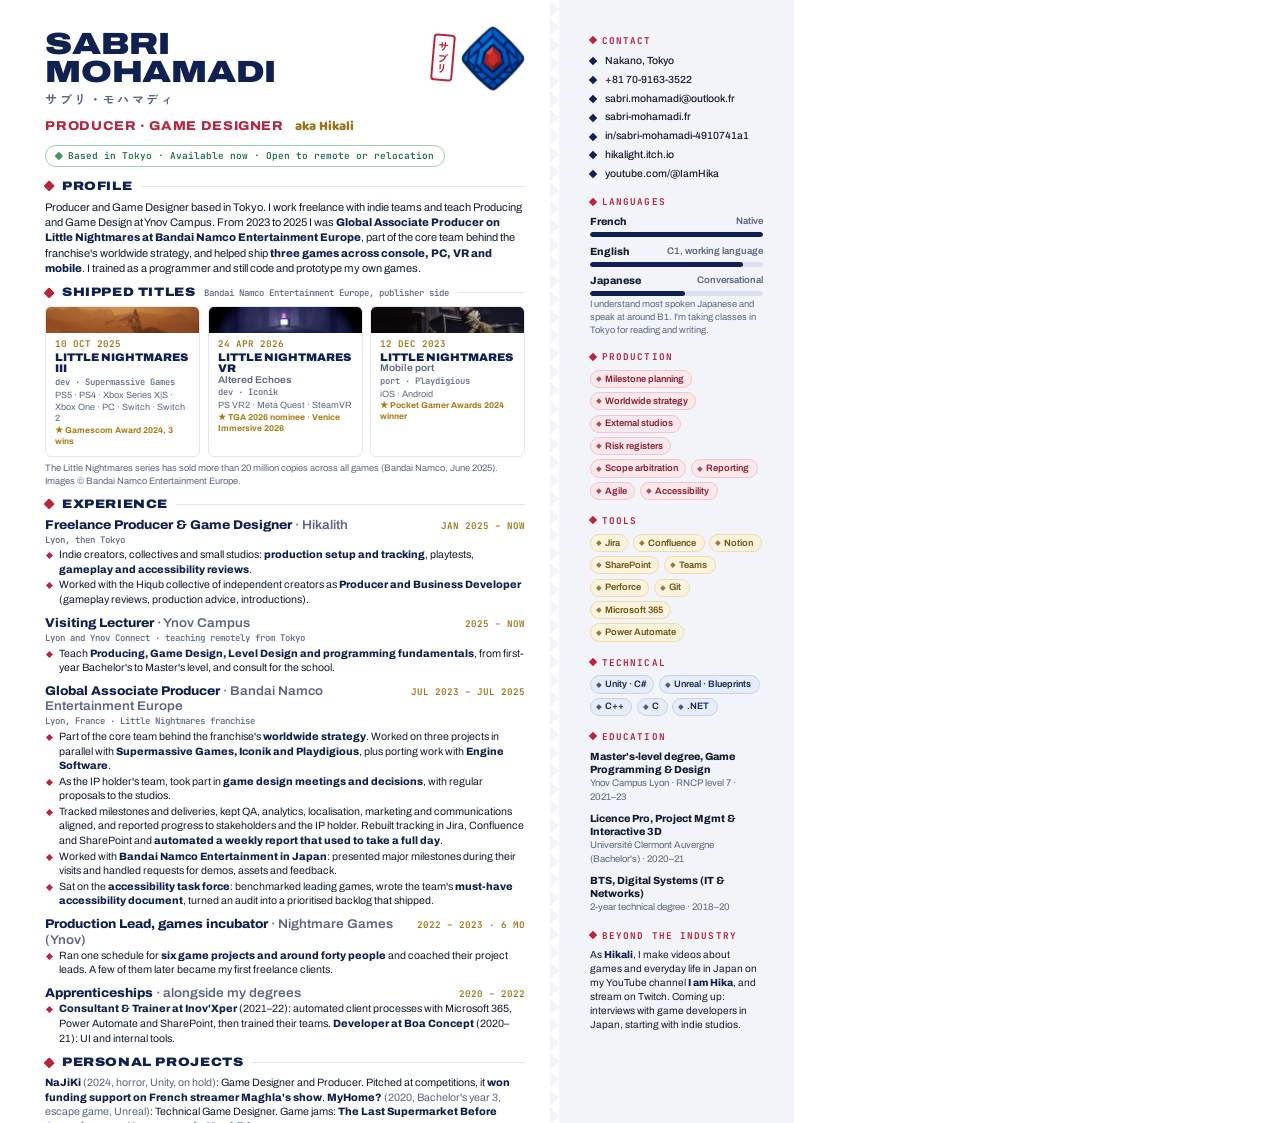
<file: cv/cv-en.html>
<!doctype html>
<html lang="en">
<head>
<meta charset="utf-8">
<title>Sabri Mohamadi, CV</title>
<link rel="stylesheet" href="fonts/zk/all.css">
<style>
@font-face { font-family: "Archivo"; src: url(fonts/archivo-latin-wdth-normal.woff2) format("woff2-variations"); font-weight: 100 900; font-stretch: 62% 125%; }
@font-face { font-family: "Archivo"; src: url(fonts/archivo-latin-ext-wdth-normal.woff2) format("woff2-variations"); font-weight: 100 900; font-stretch: 62% 125%; unicode-range: U+0100-024F, U+1E00-1EFF; }
@font-face { font-family: "JetBrains Mono"; src: url(fonts/jetbrains-mono-latin-wght-normal.woff2) format("woff2-variations"); font-weight: 100 800; }
@font-face { font-family: "Baloo 2"; src: url(fonts/baloo-2-latin-wght-normal.woff2) format("woff2-variations"); font-weight: 400 800; }
@page { size: A4; margin: 0; }
:root { --navy: #0f2150; --ink: #141c33; --muted: #5b6684; --line: #e2e6ef; --gem: #b8263c; --gold: #9a7417; --side: #f2f4f9; }
* { box-sizing: border-box; }
html, body { margin: 0; background: #fff; }
body { width: 210mm; height: 297mm; overflow: hidden; font-family: "Archivo", "Zen Kaku Gothic New", sans-serif; color: var(--ink); font-size: 7.95pt; line-height: 1.38; }
.page { display: grid; grid-template-columns: 1fr 62mm; grid-template-rows: 297mm; height: 297mm; overflow: hidden; }
main { padding: 8mm 9mm 6mm 12mm; }
aside { position: relative; background: var(--side); color: var(--ink); padding: 9mm 8mm 7mm 8mm; display: flex; flex-direction: column; gap: 3.7mm; }
aside::before { content: ""; position: absolute; left: -2.4mm; top: 0; bottom: 0; width: 2.4mm; background: conic-gradient(from 225deg at 100% 50%, var(--side) 90deg, transparent 0) 0 0 / 2.4mm 4.8mm repeat-y; }

header { position: relative; margin-bottom: 3.5mm; }
.name { margin: 0; font-weight: 900; font-stretch: 125%; text-transform: uppercase; font-size: 23pt; line-height: .9; letter-spacing: -.01em; color: var(--navy); }
.kana { font-family: "Zen Kaku Gothic New"; font-weight: 700; font-size: 9pt; color: var(--muted); letter-spacing: .2em; margin-top: 1.6mm; }
.role { margin: 2mm 0 0; font-weight: 800; font-stretch: 110%; font-size: 9.6pt; text-transform: uppercase; letter-spacing: .05em; color: var(--gem); }
.role .aka { font: 800 10pt "Baloo 2"; text-transform: none; letter-spacing: 0; color: var(--gold); margin-left: 2mm; }
.status { display: inline-flex; align-items: center; gap: 1.6mm; margin-top: 2.2mm; font: 600 7.1pt "JetBrains Mono"; padding: .9mm 2.6mm; border: .3mm solid #9bd3ae; color: #237145; border-radius: 10mm; }
.status::before { content: ""; width: 1.5mm; height: 1.5mm; transform: rotate(45deg); background: #3e9a56; }

h2 { display: flex; align-items: center; gap: 2.2mm; margin: 0 0 1.7mm; font-weight: 900; font-stretch: 118%; font-size: 9.2pt; text-transform: uppercase; letter-spacing: .05em; color: var(--navy); line-height: 1.1; }
h2::before { content: ""; width: 2.2mm; height: 2.2mm; background: var(--gem); transform: rotate(45deg); border-radius: .3mm; flex: none; }
h2 small { font: 500 6.8pt "JetBrains Mono"; text-transform: none; letter-spacing: 0; color: var(--muted); }
h2::after { content: ""; flex: 1; height: .25mm; background: var(--line); }
section { margin-bottom: 2.6mm; }
.profile { margin: 0; font-size: 8.3pt; }
.profile b, .job li b, .projline b, .small b { font-weight: 800; color: var(--navy); }

.games { display: grid; grid-template-columns: 1fr 1fr 1fr; gap: 2mm; }
.game { border: .3mm solid var(--line); border-radius: 1.6mm; padding: 2.2mm 2.4mm; position: relative; overflow: hidden; background: #fff; }
.game img { display: block; width: calc(100% + 4.8mm); margin: -2.2mm -2.4mm 1.2mm; height: 7mm; object-fit: cover; }
.games-note { margin: 1.4mm 0 0; font-size: 7pt; color: var(--muted); }
.g-date { font: 600 6.9pt "JetBrains Mono"; color: var(--gold); }
.g-title { margin: .5mm 0 .3mm; font-weight: 900; font-stretch: 105%; text-transform: uppercase; font-size: 8.3pt; line-height: 1.05; color: var(--navy); }
.g-title span { display: block; text-transform: none; font-weight: 600; font-size: 7.3pt; color: var(--muted); }
.g-dev { font: 500 6.6pt "JetBrains Mono"; color: var(--muted); }
.g-plat { font-size: 6.8pt; color: var(--muted); margin-top: .5mm; line-height: 1.3; }
.g-award { font-size: 6.4pt; font-weight: 700; color: #a97a12; margin-top: .3mm; line-height: 1.25; }

.job { margin-bottom: 2.2mm; }
.job-head { display: flex; justify-content: space-between; align-items: baseline; gap: 3mm; }
.job-title { font-weight: 800; font-stretch: 106%; font-size: 9.5pt; color: var(--navy); line-height: 1.2; }
.job-title em { font-style: normal; font-weight: 600; color: var(--muted); }
.job-when { font: 600 6.9pt "JetBrains Mono"; color: var(--gold); white-space: nowrap; }
.job-where { font: 500 6.8pt "JetBrains Mono"; color: var(--muted); margin: .2mm 0 .7mm; }
.job ul { margin: 0; padding-left: 3.6mm; list-style: none; }
.job li { margin: .25mm 0; position: relative; }
.job li::before { content: ""; position: absolute; left: -3.2mm; top: 1.3mm; width: 1.3mm; height: 1.3mm; background: var(--gem); transform: rotate(45deg); }

.projline { margin: 0; font-size: 8pt; } .projline span { color: var(--muted); }

aside h3 { margin: 0 0 1.8mm; font: 700 7pt "JetBrains Mono"; text-transform: uppercase; letter-spacing: .12em; color: var(--gem); display: flex; align-items: center; gap: 1.6mm; }
aside h3::before { content: ""; width: 1.6mm; height: 1.6mm; background: var(--gem); transform: rotate(45deg); }
.contact { list-style: none; margin: 0; padding: 0; display: grid; gap: 1.2mm; font-size: 7.8pt; font-weight: 500; }
.contact li { display: grid; grid-template-columns: 4mm 1fr; align-items: center; word-break: break-word; }
.contact i { font-style: normal; width: 1.6mm; height: 1.6mm; background: var(--navy); transform: rotate(45deg); display: block; }
.contact a { color: inherit; text-decoration: none; }
.pills { display: flex; flex-wrap: wrap; gap: 1.1mm; }
.pills span { display: inline-flex; align-items: center; gap: 1.2mm; font-size: 7pt; font-weight: 600; padding: .45mm 2mm .45mm 1.6mm; border-radius: 3mm; background: #fff; border: .25mm solid #d5dcec; color: var(--ink); }
.pills span::before { content: ""; width: 1mm; height: 1mm; background: currentColor; transform: rotate(45deg); opacity: .75; }
.pills.red span { background: #fbe8eb; border-color: #f1c5cd; color: #8e1d30; }
.pills.yel span { background: #fbf3dd; border-color: #ecdcaa; color: #6e5410; }
.pills.blue span { background: #e6ecf8; border-color: #c8d3ea; color: #142a5c; }
.langs { display: grid; gap: 2mm; }
.l-row { display: flex; justify-content: space-between; font-size: 7.8pt; font-weight: 800; }
.l-row span { font-weight: 600; color: var(--muted); font-size: 7.2pt; }
.bar { height: 1.3mm; background: #d9e0ee; border-radius: 1mm; margin-top: .7mm; overflow: hidden; }
.bar i { display: block; height: 100%; background: var(--navy); border-radius: 1mm; }
.l-note { font-size: 7pt; color: var(--muted); margin-top: .6mm; line-height: 1.35; }
.edu { display: grid; gap: 2mm; font-size: 7.8pt; }
.edu b { display: block; font-weight: 800; line-height: 1.25; }
.edu span { color: var(--muted); font-size: 7.2pt; }
.small { font-size: 7.6pt; color: var(--ink); margin: 0; }
.mark { position: absolute; right: 0; top: -1mm; width: 17mm; height: 17mm; }
.hanko { position: absolute; right: 19mm; top: 1mm; font-family: "Zen Kaku Gothic New"; font-weight: 700; color: var(--gem); border: .6mm solid var(--gem); border-radius: 1mm; padding: 1mm .9mm; font-size: 8pt; line-height: 1.1; text-align: center; transform: rotate(5deg); }
</style>
</head>
<body>
<div class="page">
<main>
  <header>
    <h1 class="name">Sabri<br>Mohamadi</h1>
    <div class="kana">サブリ・モハマディ</div>
    <p class="role">Producer · Game Designer <span class="aka">aka Hikali</span></p>
    <div class="status">Based in Tokyo · Available now · Open to remote or relocation</div>
    <div class="hanko">サ<br>ブ<br>リ</div>
    <img class="mark" src="../docs/assets/brand/hikalith-mark.png" alt="">
  </header>

  <section>
    <h2>Profile</h2>
    <p class="profile">Producer and Game Designer based in Tokyo. I work freelance with indie teams and teach Producing and Game Design at Ynov Campus. From 2023 to 2025 I was <b>Global Associate Producer on Little Nightmares at Bandai Namco Entertainment Europe</b>, part of the core team behind the franchise's worldwide strategy, and helped ship <b>three games across console, PC, VR and mobile</b>. I trained as a programmer and still code and prototype my own games.</p>
  </section>

  <section>
    <h2>Shipped titles <small>Bandai Namco Entertainment Europe, publisher side</small></h2>
    <div class="games">
      <div class="game">
        <img src="../docs/assets/img/ln3.jpg" alt="">
        <div class="g-date">10 OCT 2025</div>
        <div class="g-title">Little Nightmares III</div>
        <div class="g-dev">dev · Supermassive Games</div>
        <div class="g-plat">PS5 · PS4 · Xbox Series X|S · Xbox One · PC · Switch · Switch 2</div>
        <div class="g-award">★ Gamescom Award 2024, 3 wins</div>
      </div>
      <div class="game">
        <img src="../docs/assets/img/lnvr.jpg" alt="">
        <div class="g-date">24 APR 2026</div>
        <div class="g-title">Little Nightmares VR<span>Altered Echoes</span></div>
        <div class="g-dev">dev · Iconik</div>
        <div class="g-plat">PS VR2 · Meta Quest · SteamVR</div>
        <div class="g-award">★ TGA 2026 nominee · Venice Immersive 2026</div>
      </div>
      <div class="game">
        <img src="../docs/assets/img/ln1.jpg" alt="">
        <div class="g-date">12 DEC 2023</div>
        <div class="g-title">Little Nightmares<span>Mobile port</span></div>
        <div class="g-dev">port · Playdigious</div>
        <div class="g-plat">iOS · Android</div>
        <div class="g-award">★ Pocket Gamer Awards 2024 winner</div>
      </div>
    </div>
    <p class="games-note">The Little Nightmares series has sold more than 20 million copies across all games (Bandai Namco, June 2025). Images © Bandai Namco Entertainment Europe.</p>
  </section>

  <section>
    <h2>Experience</h2>
    <div class="job">
      <div class="job-head"><div class="job-title">Freelance Producer &amp; Game Designer <em>· Hikalith</em></div><div class="job-when">JAN 2025 – NOW</div></div>
      <div class="job-where">Lyon, then Tokyo</div>
      <ul>
        <li>Indie creators, collectives and small studios: <b>production setup and tracking</b>, playtests, <b>gameplay and accessibility reviews</b>.</li>
        <li>Worked with the Hiqub collective of independent creators as <b>Producer and Business Developer</b> (gameplay reviews, production advice, introductions).</li>
      </ul>
    </div>
    <div class="job">
      <div class="job-head"><div class="job-title">Visiting Lecturer <em>· Ynov Campus</em></div><div class="job-when">2025 – NOW</div></div>
      <div class="job-where">Lyon and Ynov Connect · teaching remotely from Tokyo</div>
      <ul>
        <li>Teach <b>Producing, Game Design, Level Design and programming fundamentals</b>, from first-year Bachelor's to Master's level, and consult for the school.</li>
      </ul>
    </div>
    <div class="job">
      <div class="job-head"><div class="job-title">Global Associate Producer <em>· Bandai Namco Entertainment Europe</em></div><div class="job-when">JUL 2023 – JUL 2025</div></div>
      <div class="job-where">Lyon, France · Little Nightmares franchise</div>
      <ul>
        <li>Part of the core team behind the franchise's <b>worldwide strategy</b>. Worked on three projects in parallel with <b>Supermassive Games, Iconik and Playdigious</b>, plus porting work with <b>Engine Software</b>.</li>
        <li>As the IP holder's team, took part in <b>game design meetings and decisions</b>, with regular proposals to the studios.</li>
        <li>Tracked milestones and deliveries, kept QA, analytics, localisation, marketing and communications aligned, and reported progress to stakeholders and the IP holder. Rebuilt tracking in Jira, Confluence and SharePoint and <b>automated a weekly report that used to take a full day</b>.</li>
        <li>Worked with <b>Bandai Namco Entertainment in Japan</b>: presented major milestones during their visits and handled requests for demos, assets and feedback.</li>
        
        <li>Sat on the <b>accessibility task force</b>: benchmarked leading games, wrote the team's <b>must-have accessibility document</b>, turned an audit into a prioritised backlog that shipped.</li>
      </ul>
    </div>
    <div class="job">
      <div class="job-head"><div class="job-title">Production Lead, games incubator <em>· Nightmare Games (Ynov)</em></div><div class="job-when">2022 – 2023 · 6 MO</div></div>
      <ul>
        <li>Ran one schedule for <b>six game projects and around forty people</b> and coached their project leads. A few of them later became my first freelance clients.</li>
      </ul>
    </div>
    <div class="job">
      <div class="job-head"><div class="job-title">Apprenticeships <em>· alongside my degrees</em></div><div class="job-when">2020 – 2022</div></div>
      <ul>
        <li><b>Consultant &amp; Trainer at Inov'Xper</b> (2021–22): automated client processes with Microsoft 365, Power Automate and SharePoint, then trained their teams. <b>Developer at Boa Concept</b> (2020–21): UI and internal tools.</li>
      </ul>
    </div>
  </section>

  <section>
    <h2>Personal projects</h2>
    <p class="projline"><b>NaJiKi</b> <span>(2024, horror, Unity, on hold)</span>: Game Designer and Producer. Pitched at competitions, it <b>won funding support on French streamer Maghla's show</b>. <b>MyHome?</b> <span>(2020, Bachelor's year 3, escape game, Unreal)</span>: Technical Game Designer. Game jams: <b>The Last Supermarket Before Apocalypse</b> and <b>Le voyage de Mochihiro</b>.</p>
  </section>
</main>

<aside>
  <div>
    <h3>Contact</h3>
    <ul class="contact">
      <li><i></i>Nakano, Tokyo</li>
      <li><i></i>+81 70-9163-3522</li>
      <li><i></i><a href="mailto:sabri.mohamadi@outlook.fr">sabri.mohamadi@outlook.fr</a></li>
      <li><i></i><a href="https://www.sabri-mohamadi.fr">sabri-mohamadi.fr</a></li>
      <li><i></i><a href="https://www.linkedin.com/in/sabri-mohamadi-4910741a1/">in/sabri-mohamadi-4910741a1</a></li>
      <li><i></i><a href="https://hikalight.itch.io/">hikalight.itch.io</a></li>
      <li><i></i><a href="https://www.youtube.com/@IamHika">youtube.com/@IamHika</a></li>
    </ul>
  </div>
  <div>
    <h3>Languages</h3>
    <div class="langs">
      <div><div class="l-row">French <span>Native</span></div><div class="bar"><i style="width:100%"></i></div></div>
      <div><div class="l-row">English <span>C1, working language</span></div><div class="bar"><i style="width:88%"></i></div></div>
      <div><div class="l-row">Japanese <span>Conversational</span></div><div class="bar"><i style="width:55%"></i></div>
        <div class="l-note">I understand most spoken Japanese and speak at around B1. I'm taking classes in Tokyo for reading and writing.</div></div>
    </div>
  </div>
  <div>
    <h3>Production</h3>
    <div class="pills red"><span>Milestone planning</span><span>Worldwide strategy</span><span>External studios</span><span>Risk registers</span><span>Scope arbitration</span><span>Reporting</span><span>Agile</span><span>Accessibility</span></div>
  </div>
  <div>
    <h3>Tools</h3>
    <div class="pills yel"><span>Jira</span><span>Confluence</span><span>Notion</span><span>SharePoint</span><span>Teams</span><span>Perforce</span><span>Git</span><span>Microsoft 365</span><span>Power Automate</span></div>
  </div>
  <div>
    <h3>Technical</h3>
    <div class="pills blue"><span>Unity · C#</span><span>Unreal · Blueprints</span><span>C++</span><span>C</span><span>.NET</span></div>
  </div>
  <div>
    <h3>Education</h3>
    <div class="edu">
      <div><b>Master's-level degree, Game Programming &amp; Design</b><span>Ynov Campus Lyon · RNCP level 7 · 2021–23</span></div>
      <div><b>Licence Pro, Project Mgmt &amp; Interactive 3D</b><span>Université Clermont Auvergne (Bachelor's) · 2020–21</span></div>
      <div><b>BTS, Digital Systems (IT &amp; Networks)</b><span>2-year technical degree · 2018–20</span></div>
    </div>
  </div>
  <div>
    <h3>Beyond the industry</h3>
    <p class="small">As <b>Hikali</b>, I make videos about games and everyday life in Japan on my YouTube channel <b>I am Hika</b>, and stream on Twitch. Coming up: interviews with game developers in Japan, starting with indie studios.</p>
  </div>
</aside>
</div>
</body>
</html>
</file>
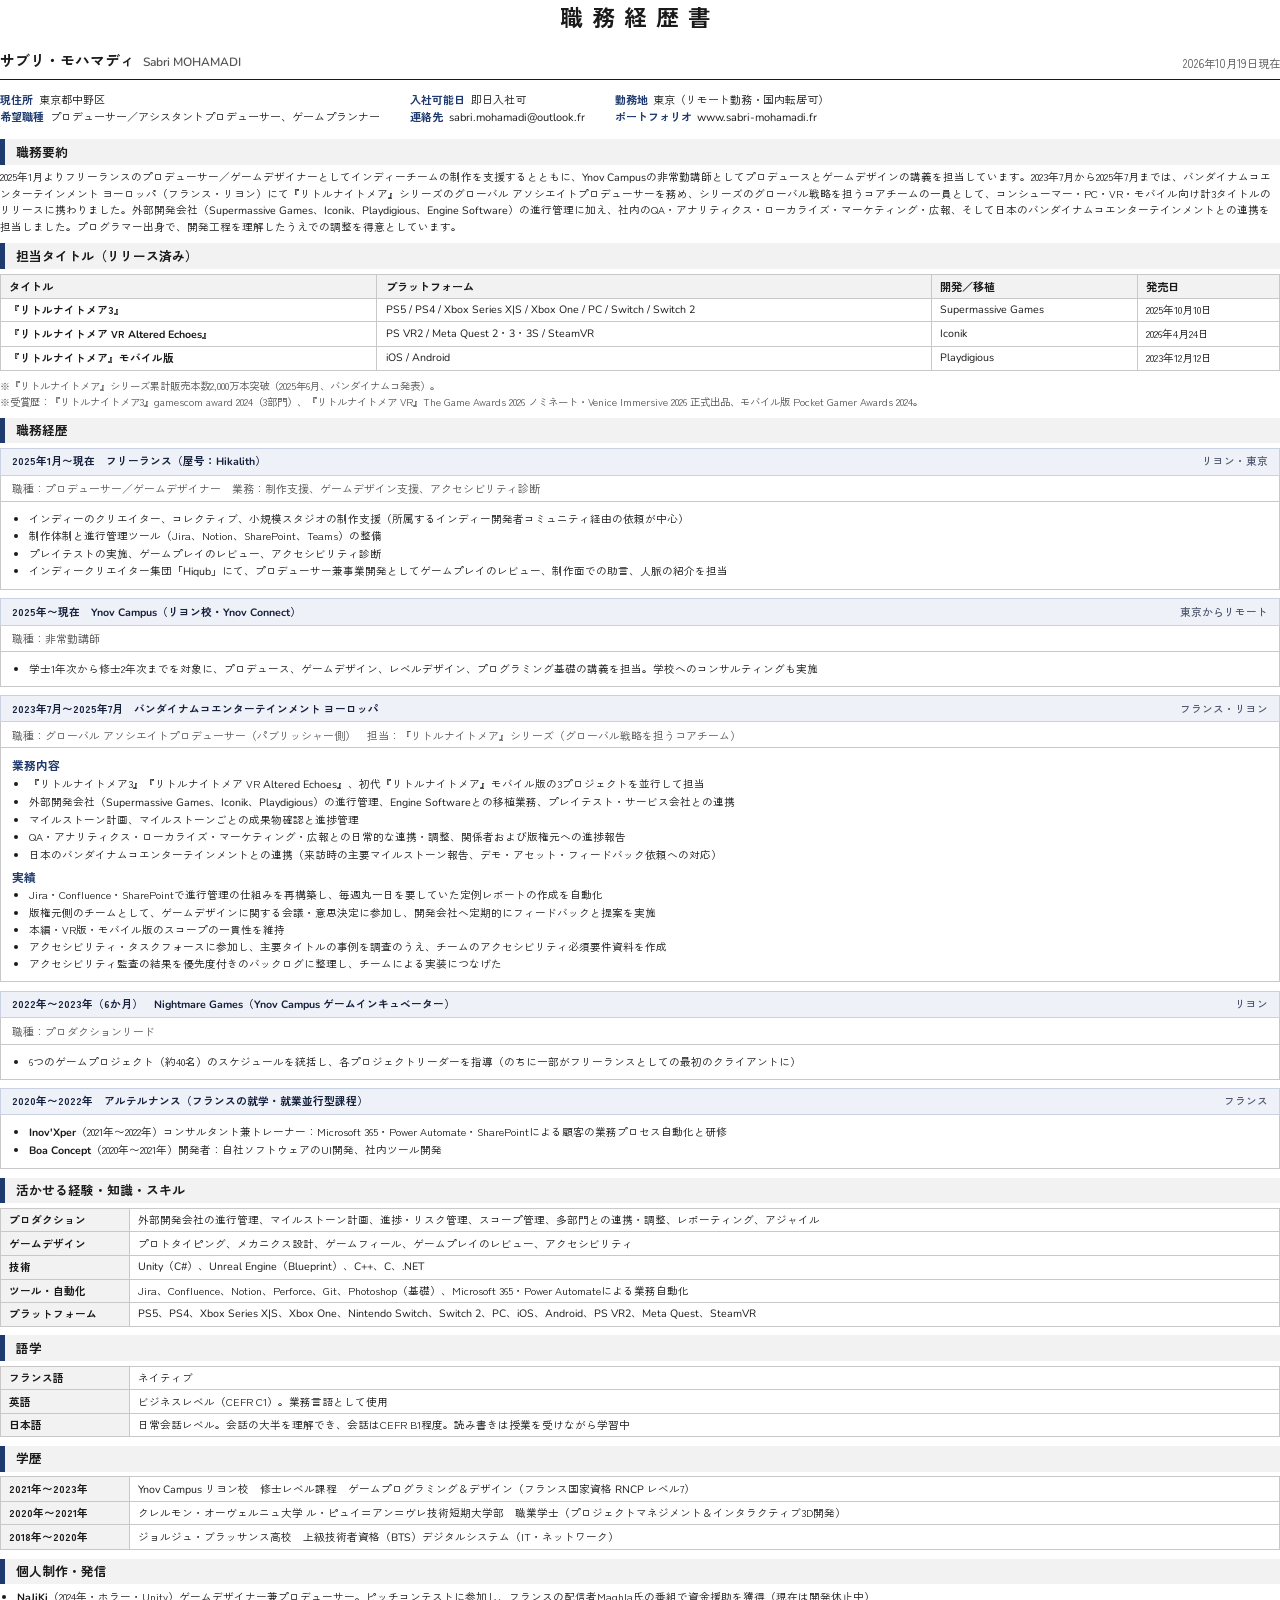
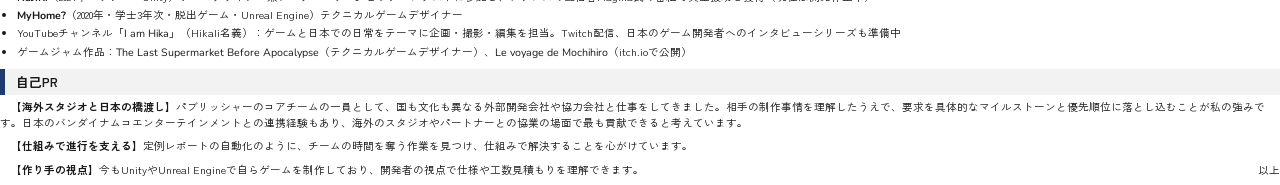
<file: cv/shokumu-ja.html>
<!doctype html>
<html lang="ja">
<head>
<meta charset="utf-8">
<title>職務経歴書 — サブリ・モハマディ</title>
<link rel="stylesheet" href="fonts/zk/all.css">
<style>
@font-face { font-family: "Nunito"; src: url(fonts/nunito-latin-wght-normal.woff2) format("woff2-variations"); font-weight: 200 1000; }
@font-face { font-family: "Baloo 2"; src: url(fonts/baloo-2-latin-wght-normal.woff2) format("woff2-variations"); font-weight: 400 800; }
@page { size: A4; margin: 8mm 13mm 6mm; }
:root { --ink: #1a1a1a; --muted: #555; --line: #c8c8c8; --red: #1f3a6e; --bg: #f2f2f2; --gem: #1f3a6e; }
* { box-sizing: border-box; }
html, body { margin: 0; background: #fff; }
body { font-family: "Zen Kaku Gothic New", sans-serif; color: var(--ink); font-size: 8pt; line-height: 1.48; }
h1 { margin: 0; font-size: 17pt; color: #1a1a1a; font-weight: 700; letter-spacing: .4em; text-align: center; }
.top { display: flex; justify-content: space-between; align-items: flex-end; margin: 4mm 0 3mm; padding-bottom: 2mm; border-bottom: .5mm solid #1a1a1a; }
.who { font-size: 11pt; font-weight: 700; }
.who span { font-family: "Nunito"; font-weight: 600; font-size: 9pt; color: var(--muted); margin-left: 2mm; }
.date { font-size: 8.5pt; color: var(--muted); text-align: right; }
.facts { display: grid; grid-template-columns: repeat(3, auto); justify-content: start; gap: 0 8mm; font-size: 8.3pt; margin-bottom: 3.5mm; }
.facts b { color: var(--gem); font-weight: 700; margin-right: 1.5mm; }
h2 { font-size: 9.6pt; font-weight: 700; margin: 2.3mm 0 1.2mm; padding: .9mm 0 .9mm 3mm; border-left: 1.4mm solid var(--red); background: var(--bg); break-after: avoid; }
p { margin: 0 0 2mm; }
table { width: 100%; border-collapse: collapse; margin: 1mm 0 2mm; break-inside: avoid; }
th, td { border: .25mm solid var(--line); padding: .9mm 2.2mm; vertical-align: top; text-align: left; }
th { background: var(--bg); font-weight: 700; font-size: 8.4pt; }
.co { margin-bottom: 2.2mm; }
.co-head, .co-meta { break-after: avoid; }
li { break-inside: avoid; }
.co-head { display: flex; justify-content: space-between; gap: 4mm; background: #eef1f7; color: #16213d; border: .25mm solid #c9d1e3; padding: 1.2mm 3mm; font-weight: 700; }
.co-head .loc { font-weight: 500; font-size: 8pt; opacity: .75; white-space: nowrap; }
.co-meta { font-size: 8.2pt; color: var(--muted); padding: 1.2mm 3mm; border: .25mm solid var(--line); border-top: 0; }
.co-body { border: .25mm solid var(--line); border-top: 0; padding: 2mm 3mm 1mm; }
.co-body h3 { margin: 0 0 .6mm; font-size: 8.8pt; color: var(--red); }
ul { margin: 0 0 1.4mm; padding-left: 4.5mm; }
li { margin: .4mm 0; }
.titles td:nth-child(1) { font-weight: 700; }
.titles td:nth-child(4) { white-space: nowrap; }
.en { font-family: "Nunito", "Zen Kaku Gothic New"; }
.skills td:first-child { width: 34mm; font-weight: 700; background: var(--bg); }
.end { text-align: right; margin-top: 1mm; }
.pr p { text-indent: 1em; }
</style>
</head>
<body>
<h1>職務経歴書</h1>
<div class="top">
  <div class="who">サブリ・モハマディ<span>Sabri MOHAMADI</span></div>
  <div class="date">2026年10月19日現在</div>
</div>
<div class="facts">
  <div><b>現住所</b>東京都中野区</div>
  <div><b>入社可能日</b>即日入社可</div>
  <div><b>勤務地</b>東京（リモート勤務・国内転居可）</div>
  <div><b>希望職種</b>プロデューサー／アシスタントプロデューサー、ゲームプランナー</div>
  <div><b>連絡先</b><span class="en">sabri.mohamadi@outlook.fr</span></div>
  <div><b>ポートフォリオ</b><span class="en">www.sabri-mohamadi.fr</span></div>
</div>

<h2>職務要約</h2>
<p>2025年1月よりフリーランスのプロデューサー／ゲームデザイナーとしてインディーチームの制作を支援するとともに、<span class="en">Ynov Campus</span>の非常勤講師としてプロデュースとゲームデザインの講義を担当しています。2023年7月から2025年7月までは、バンダイナムコエンターテインメント ヨーロッパ（フランス・リヨン）にて『リトルナイトメア』シリーズのグローバル アソシエイトプロデューサーを務め、シリーズのグローバル戦略を担うコアチームの一員として、コンシューマー・PC・VR・モバイル向け計3タイトルのリリースに携わりました。外部開発会社（<span class="en">Supermassive Games</span>、<span class="en">Iconik</span>、<span class="en">Playdigious</span>、<span class="en">Engine Software</span>）の進行管理に加え、社内のQA・アナリティクス・ローカライズ・マーケティング・広報、そして日本のバンダイナムコエンターテインメントとの連携を担当しました。プログラマー出身で、開発工程を理解したうえでの調整を得意としています。</p>

<h2>担当タイトル（リリース済み）</h2>
<table class="titles">
  <tr><th>タイトル</th><th>プラットフォーム</th><th>開発／移植</th><th>発売日</th></tr>
  <tr><td>『リトルナイトメア3』</td><td class="en">PS5 / PS4 / Xbox Series X|S / Xbox One / PC / Switch / Switch 2</td><td class="en">Supermassive Games</td><td>2025年10月10日</td></tr>
  <tr><td>『リトルナイトメア VR <span class="en">Altered Echoes</span>』</td><td class="en">PS VR2 / Meta Quest 2・3・3S / SteamVR</td><td class="en">Iconik</td><td>2026年4月24日</td></tr>
  <tr><td>『リトルナイトメア』モバイル版</td><td class="en">iOS / Android</td><td class="en">Playdigious</td><td>2023年12月12日</td></tr>
</table>
<p style="font-size:7.8pt;color:var(--muted)">※『リトルナイトメア』シリーズ累計販売本数2,000万本突破（2025年6月、バンダイナムコ発表）。<br>※受賞歴：『リトルナイトメア3』gamescom award 2024（3部門）、『リトルナイトメア VR』The Game Awards 2026 ノミネート・Venice Immersive 2026 正式出品、モバイル版 Pocket Gamer Awards 2024。</p>

<h2>職務経歴</h2>

<div class="co">
  <div class="co-head"><div>2025年1月〜現在　フリーランス（屋号：<span class="en">Hikalith</span>）</div><span class="loc">リヨン・東京</span></div>
  <div class="co-meta">職種：プロデューサー／ゲームデザイナー　業務：制作支援、ゲームデザイン支援、アクセシビリティ診断</div>
  <div class="co-body">
    <ul>
      <li>インディーのクリエイター、コレクティブ、小規模スタジオの制作支援（所属するインディー開発者コミュニティ経由の依頼が中心）</li>
      <li>制作体制と進行管理ツール（Jira、Notion、SharePoint、Teams）の整備</li>
      <li>プレイテストの実施、ゲームプレイのレビュー、アクセシビリティ診断</li>
      <li>インディークリエイター集団「<span class="en">Hiqub</span>」にて、プロデューサー兼事業開発としてゲームプレイのレビュー、制作面での助言、人脈の紹介を担当</li>
    </ul>
  </div>
</div>

<div class="co">
  <div class="co-head"><div>2025年〜現在　<span class="en">Ynov Campus</span>（リヨン校・<span class="en">Ynov Connect</span>）</div><span class="loc">東京からリモート</span></div>
  <div class="co-meta">職種：非常勤講師</div>
  <div class="co-body">
    <ul>
      <li>学士1年次から修士2年次までを対象に、プロデュース、ゲームデザイン、レベルデザイン、プログラミング基礎の講義を担当。学校へのコンサルティングも実施</li>
    </ul>
  </div>
</div>

<div class="co">
  <div class="co-head"><div>2023年7月〜2025年7月　バンダイナムコエンターテインメント ヨーロッパ</div><span class="loc">フランス・リヨン</span></div>
  <div class="co-meta">職種：グローバル アソシエイトプロデューサー（パブリッシャー側）　担当：『リトルナイトメア』シリーズ（グローバル戦略を担うコアチーム）</div>
  <div class="co-body">
    <h3>業務内容</h3>
    <ul>
      <li>『リトルナイトメア3』『リトルナイトメア VR <span class="en">Altered Echoes</span>』、初代『リトルナイトメア』モバイル版の3プロジェクトを並行して担当</li>
      <li>外部開発会社（<span class="en">Supermassive Games</span>、<span class="en">Iconik</span>、<span class="en">Playdigious</span>）の進行管理、<span class="en">Engine Software</span>との移植業務、プレイテスト・サービス会社との連携</li>
      <li>マイルストーン計画、マイルストーンごとの成果物確認と進捗管理</li>
      <li>QA・アナリティクス・ローカライズ・マーケティング・広報との日常的な連携・調整、関係者および版権元への進捗報告</li>
      <li>日本のバンダイナムコエンターテインメントとの連携（来訪時の主要マイルストーン報告、デモ・アセット・フィードバック依頼への対応）</li>
    </ul>
    <h3>実績</h3>
    <ul>
      <li>Jira・Confluence・SharePointで進行管理の仕組みを再構築し、毎週丸一日を要していた定例レポートの作成を自動化</li>
      <li>版権元側のチームとして、ゲームデザインに関する会議・意思決定に参加し、開発会社へ定期的にフィードバックと提案を実施</li>
      <li>本編・VR版・モバイル版のスコープの一貫性を維持</li>
      <li>アクセシビリティ・タスクフォースに参加し、主要タイトルの事例を調査のうえ、チームのアクセシビリティ必須要件資料を作成</li>
      <li>アクセシビリティ監査の結果を優先度付きのバックログに整理し、チームによる実装につなげた</li>
    </ul>
  </div>
</div>

<div class="co">
  <div class="co-head"><div>2022年〜2023年（6か月）　<span class="en">Nightmare Games</span>（<span class="en">Ynov Campus</span> ゲームインキュベーター）</div><span class="loc">リヨン</span></div>
  <div class="co-meta">職種：プロダクションリード</div>
  <div class="co-body">
    <ul>
      <li>6つのゲームプロジェクト（約40名）のスケジュールを統括し、各プロジェクトリーダーを指導（のちに一部がフリーランスとしての最初のクライアントに）</li>
    </ul>
  </div>
</div>

<div class="co">
  <div class="co-head"><div>2020年〜2022年　アルテルナンス（フランスの就学・就業並行型課程）</div><span class="loc">フランス</span></div>
  <div class="co-body"><ul>
    <li><b class="en">Inov'Xper</b>（2021年〜2022年）コンサルタント兼トレーナー：Microsoft 365・Power Automate・SharePointによる顧客の業務プロセス自動化と研修</li>
    <li><b class="en">Boa Concept</b>（2020年〜2021年）開発者：自社ソフトウェアのUI開発、社内ツール開発</li>
  </ul></div>
</div>

<h2>活かせる経験・知識・スキル</h2>
<table class="skills">
  <tr><td>プロダクション</td><td>外部開発会社の進行管理、マイルストーン計画、進捗・リスク管理、スコープ管理、多部門との連携・調整、レポーティング、アジャイル</td></tr>
  <tr><td>ゲームデザイン</td><td>プロトタイピング、メカニクス設計、ゲームフィール、ゲームプレイのレビュー、アクセシビリティ</td></tr>
  <tr><td>技術</td><td class="en">Unity（C#）、Unreal Engine（Blueprint）、C++、C、.NET</td></tr>
  <tr><td>ツール・自動化</td><td>Jira、Confluence、Notion、Perforce、Git、Photoshop（基礎）、Microsoft 365・Power Automateによる業務自動化</td></tr>
  <tr><td>プラットフォーム</td><td class="en">PS5、PS4、Xbox Series X|S、Xbox One、Nintendo Switch、Switch 2、PC、iOS、Android、PS VR2、Meta Quest、SteamVR</td></tr>
</table>

<h2>語学</h2>
<table class="skills">
  <tr><td>フランス語</td><td>ネイティブ</td></tr>
  <tr><td>英語</td><td>ビジネスレベル（CEFR C1）。業務言語として使用</td></tr>
  <tr><td>日本語</td><td>日常会話レベル。会話の大半を理解でき、会話はCEFR B1程度。読み書きは授業を受けながら学習中</td></tr>
</table>

<h2>学歴</h2>
<table class="skills">
  <tr><td>2021年〜2023年</td><td><span class="en">Ynov Campus</span> リヨン校　修士レベル課程　ゲームプログラミング＆デザイン（フランス国家資格 <span class="en">RNCP</span> レベル7）</td></tr>
  <tr><td>2020年〜2021年</td><td>クレルモン・オーヴェルニュ大学 ル・ピュイ＝アン＝ヴレ技術短期大学部　職業学士（プロジェクトマネジメント＆インタラクティブ3D開発）</td></tr>
  <tr><td>2018年〜2020年</td><td>ジョルジュ・ブラッサンス高校　上級技術者資格（<span class="en">BTS</span>）デジタルシステム（IT・ネットワーク）</td></tr>
</table>

<h2>個人制作・発信</h2>
<ul>
  <li><b class="en">NaJiKi</b>（2024年・ホラー・Unity）ゲームデザイナー兼プロデューサー。ピッチコンテストに参加し、フランスの配信者Maghla氏の番組で資金援助を獲得（現在は開発休止中）</li>
  <li><b class="en">MyHome?</b>（2020年・学士3年次・脱出ゲーム・Unreal Engine）テクニカルゲームデザイナー</li>
  <li>YouTubeチャンネル「<span class="en">I am Hika</span>」（Hikali名義）：ゲームと日本での日常をテーマに企画・撮影・編集を担当。Twitch配信、日本のゲーム開発者へのインタビューシリーズも準備中</li>
  <li>ゲームジャム作品：<span class="en">The Last Supermarket Before Apocalypse</span>（テクニカルゲームデザイナー）、<span class="en">Le voyage de Mochihiro</span>（itch.ioで公開）</li>
</ul>

<h2>自己PR</h2>
<div class="pr">
<p><b>【海外スタジオと日本の橋渡し】</b>パブリッシャーのコアチームの一員として、国も文化も異なる外部開発会社や協力会社と仕事をしてきました。相手の制作事情を理解したうえで、要求を具体的なマイルストーンと優先順位に落とし込むことが私の強みです。日本のバンダイナムコエンターテインメントとの連携経験もあり、海外のスタジオやパートナーとの協業の場面で最も貢献できると考えています。</p>
<p><b>【仕組みで進行を支える】</b>定例レポートの自動化のように、チームの時間を奪う作業を見つけ、仕組みで解決することを心がけています。</p>
<p><b>【作り手の視点】</b>今もUnityやUnreal Engineで自らゲームを制作しており、開発者の視点で仕様や工数見積もりを理解できます。<span style="float:right;text-indent:0">以上</span></p>
</div>
</body>
</html>
</file>
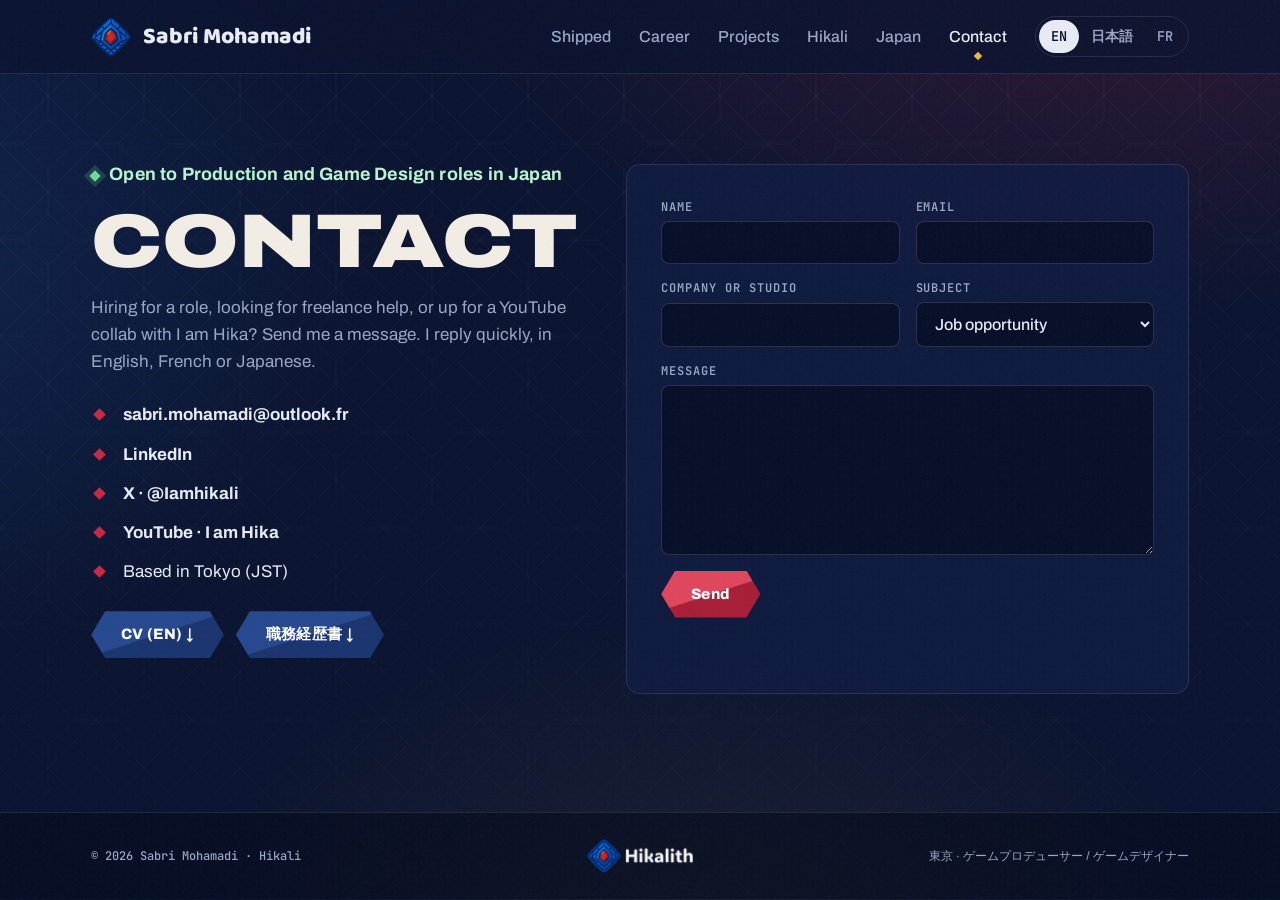
<file: docs/contact.html>
<!doctype html>
<html lang="en">
<head>
<meta charset="utf-8">
<meta name="viewport" content="width=device-width, initial-scale=1">
<title>Contact | Sabri Mohamadi</title>
<meta name="description" content="Contact Sabri Mohamadi, Producer and Game Designer in Tokyo, for a role, a freelance mission or a YouTube collab.">
<meta property="og:title" content="Contact | Sabri Mohamadi">
<meta property="og:description" content="Contact Sabri Mohamadi, Producer and Game Designer in Tokyo, for a role, a freelance mission or a YouTube collab.">
<meta property="og:type" content="website">
<meta property="og:url" content="https://www.sabri-mohamadi.fr/contact.html">
<meta property="og:locale" content="en_US">
<meta property="og:image" content="https://www.sabri-mohamadi.fr/assets/og.jpg">
<meta name="twitter:card" content="summary_large_image">
<link rel="canonical" href="https://www.sabri-mohamadi.fr/contact.html">
<link rel="alternate" hreflang="en" href="https://www.sabri-mohamadi.fr/contact.html">
<link rel="alternate" hreflang="ja" href="https://www.sabri-mohamadi.fr/ja/contact.html">
<link rel="alternate" hreflang="fr" href="https://www.sabri-mohamadi.fr/fr/contact.html">
<link rel="alternate" hreflang="x-default" href="https://www.sabri-mohamadi.fr/contact.html">
<link rel="icon" href="assets/brand/favicon-64.png" type="image/png">
<link rel="apple-touch-icon" href="assets/brand/apple-touch-icon.png">
<meta name="theme-color" content="#0b1430">
<link rel="preload" href="fonts/archivo-latin-wdth-normal.woff2" as="font" type="font/woff2" crossorigin>
<link rel="stylesheet" href="style.css">
</head>
<body data-page="contact">
<a class="skip" href="#main">Skip to content</a>

<header class="nav">
  <a class="brand" href="index.html" aria-label="Sabri Mohamadi, home">
    <img src="assets/brand/hikalith-mark-40.png" srcset="assets/brand/hikalith-mark-40.png 1x, assets/brand/hikalith-mark-80.png 2x, assets/brand/hikalith-mark-120.png 3x" alt="" width="40" height="40">
    <span>Sabri Mohamadi</span>
  </a>
  <button class="menu-toggle" type="button" aria-expanded="false" aria-controls="site-nav" aria-label="Menu"><span></span><span></span></button>
  <nav class="nav-links" id="site-nav" aria-label="Sections">
    <a href="index.html#shipped" data-i18n="nav.shipped">Shipped</a>
    <a href="index.html#career" data-i18n="nav.career">Career</a>
    <a href="index.html#projects" data-i18n="nav.projects">Projects</a>
    <a href="index.html#hikali">Hikali</a>
    <a href="index.html#japan" data-i18n="nav.japan">Japan</a>
    <a href="contact.html" aria-current="page" data-i18n="nav.contact">Contact</a>
  </nav>
  <nav class="lang" aria-label="Language"><a href="/contact.html" hreflang="en" lang="en" aria-current="true">EN</a><a href="/ja/contact.html" hreflang="ja" lang="ja">日本語</a><a href="/fr/contact.html" hreflang="fr" lang="fr">FR</a></nav>
</header>

<main class="page-contact" id="main">
  <div>
    <p class="eyebrow eyebrow-status"><span class="dot"></span><span data-i18n="hero.eyebrow">Open to Production and Game Design roles in Japan</span></p>
    <h1 data-i18n="cp.title">Contact</h1>
    <p class="intro" data-i18n="cp.intro">Hiring for a role, looking for freelance help, or up for a YouTube collab with I am Hika? Send me a message. I reply quickly, in English, French or Japanese.</p>
    <ul class="direct">
      <li><a href="mailto:sabri.mohamadi@outlook.fr">sabri.mohamadi@outlook.fr</a></li>
      <li><a href="https://www.linkedin.com/in/sabri-mohamadi-4910741a1/" target="_blank" rel="noopener">LinkedIn</a></li>
      <li><a href="https://x.com/Iamhikali" target="_blank" rel="noopener">X · @Iamhikali</a></li>
      <li><a href="https://www.youtube.com/@IamHika" target="_blank" rel="noopener">YouTube · I am Hika</a></li>
      <li><span data-i18n="cp.where">Based in Tokyo (JST)</span></li>
    </ul>
    <div class="cta">
      <a class="btn" href="assets/cv/Sabri_Mohamadi_CV_EN.pdf" download>CV (EN) ↓</a>
      <a class="btn" href="assets/cv/Sabri_Mohamadi_Shokumu_Keirekisho_JA.pdf" download>職務経歴書 ↓</a>
    </div>
  </div>

  <form class="form" id="contact-form" data-sending="Sending…" data-ok="Thank you, your message has been sent. I&#x27;ll reply soon." data-err="The message couldn&#x27;t be sent. You can write to me directly at sabri.mohamadi@outlook.fr." data-activate="The form is being activated. In the meantime, please write to me directly at sabri.mohamadi@outlook.fr." action="https://formsubmit.co/sabri.mohamadi@outlook.fr" method="POST">
    <input type="hidden" name="_subject" value="Portfolio contact">
    <input type="hidden" name="_template" value="table">
    <input type="hidden" name="_captcha" value="false">
    <input type="text" name="_honey" class="hp" tabindex="-1" autocomplete="off" aria-hidden="true">
    <div class="row">
      <div class="field"><label for="f-name" data-i18n="cp.name">Name</label><input id="f-name" name="name" type="text" required autocomplete="name"></div>
      <div class="field"><label for="f-email" data-i18n="cp.email">Email</label><input id="f-email" name="email" type="email" required autocomplete="email"></div>
    </div>
    <div class="row">
      <div class="field"><label for="f-company" data-i18n="cp.company">Company or studio</label><input id="f-company" name="company" type="text" autocomplete="organization"></div>
      <div class="field"><label for="f-topic" data-i18n="cp.topic">Subject</label>
        <select id="f-topic" name="topic">
          <option value="Job opportunity" data-i18n="cp.t1">Job opportunity</option>
          <option value="Freelance / consulting" data-i18n="cp.t2">Freelance or consulting</option>
          <option value="YouTube collab (I am Hika)" data-i18n="cp.t3">YouTube collab (I am Hika)</option>
          <option value="Other" data-i18n="cp.t4">Something else</option>
        </select>
      </div>
    </div>
    <div class="field"><label for="f-msg" data-i18n="cp.message">Message</label><textarea id="f-msg" name="message" required></textarea></div>
    <button class="btn btn-primary" type="submit" data-i18n="cp.send">Send</button>
    <p class="form-status" role="status" aria-live="polite"></p>
  </form>
</main>

<footer class="footer">
  <span>© 2026 Sabri Mohamadi · Hikali</span>
  <span class="footer-brand"><img src="assets/brand/hikalith-lockup-109.png" srcset="assets/brand/hikalith-lockup-109.png 1x, assets/brand/hikalith-lockup-218.png 2x, assets/brand/hikalith-lockup-327.png 3x" alt="Hikalith" width="109" height="35"></span>
  <span lang="ja">東京 · ゲームプロデューサー / ゲームデザイナー</span>
</footer>

<script src="site.js"></script>
<script src="contact.js"></script>
</body>
</html>
</file>
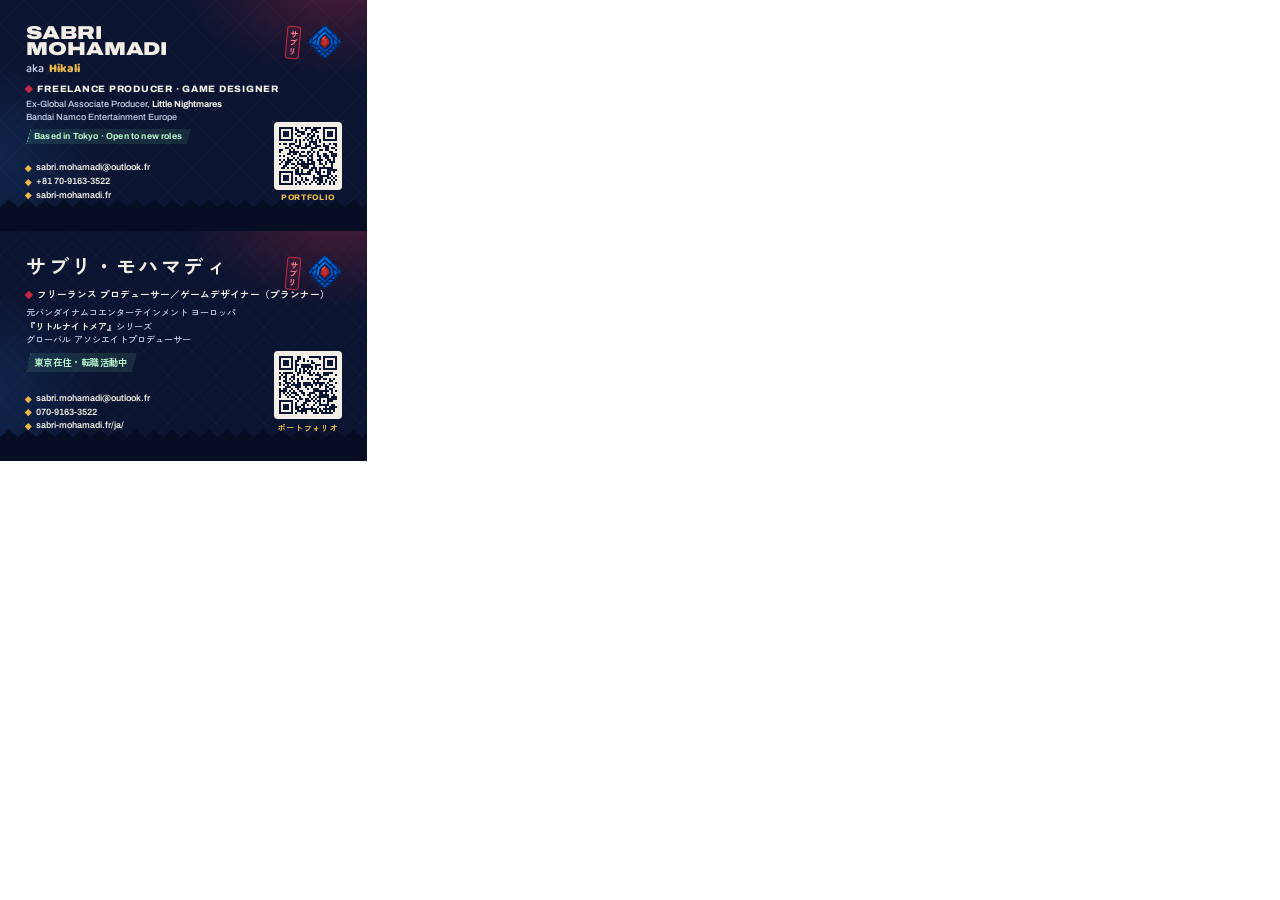
<file: meishi/meishi.html>
<!doctype html>
<html lang="ja">
<head>
<meta charset="utf-8">
<title>Sabri Mohamadi, meishi</title>
<link rel="stylesheet" href="../cv/fonts/zk/all.css">
<style>
@font-face { font-family: "Archivo"; src: url(../cv/fonts/archivo-latin-wdth-normal.woff2) format("woff2-variations"); font-weight: 100 900; font-stretch: 62% 125%; }
@font-face { font-family: "JetBrains Mono"; src: url(../cv/fonts/jetbrains-mono-latin-wght-normal.woff2) format("woff2-variations"); font-weight: 100 800; }
@font-face { font-family: "Baloo 2"; src: url(../cv/fonts/baloo-2-latin-wght-normal.woff2) format("woff2-variations"); font-weight: 400 800; }
/* Japanese standard meishi 91 x 55 mm + 3 mm bleed on every side */
@page { size: 97mm 61mm; margin: 0; }
:root { --ink: #0b1430; --paper: #f3eee5; --muted: #ccd5ea; --gold: #e9b949; --crimson: #c62a43; --crimson-light: #ff8193; --band: #070d22; }
* { box-sizing: border-box; }
html, body { margin: 0; padding: 0; }
body { font-family: "Archivo", "Zen Kaku Gothic New", sans-serif; color: var(--paper); -webkit-print-color-adjust: exact; print-color-adjust: exact; }
.card {
  position: relative; width: 97mm; height: 61mm; overflow: hidden; page-break-after: always;
  background-color: var(--ink);
  background-image:
    radial-gradient(60mm 34mm at 92% -6%, rgba(198, 42, 67, .32), transparent 70%),
    radial-gradient(50mm 40mm at -8% 70%, rgba(43, 127, 232, .2), transparent 70%),
    url("data:image/svg+xml,%3Csvg xmlns='http://www.w3.org/2000/svg' width='48' height='48' viewBox='0 0 96 96'%3E%3Cg fill='none' stroke='%23ffffff' stroke-opacity='.06' stroke-width='1.2'%3E%3Cpath d='M48 0L96 48L48 96L0 48Z'/%3E%3Cpath d='M48 22L74 48L48 74L22 48Z'/%3E%3C/g%3E%3C/svg%3E");
}
.card:last-child { page-break-after: auto; }
/* everything important stays inside the safe area: 3 mm bleed + 3.5 mm margin */
.safe { position: absolute; inset: 6.5mm 6.5mm 7.5mm 7mm; }
.zig { position: absolute; left: 0; right: 0; bottom: 0; height: 6mm; background: var(--band); }
.zig::before { content: ""; position: absolute; left: 0; right: 0; top: -2.4mm; height: 2.5mm; background: conic-gradient(from 135deg at 50% 0, var(--band) 90deg, transparent 0) 0 0 / 4.8mm 2.5mm repeat-x; }

.name { margin: 0; font-weight: 900; font-stretch: 125%; text-transform: uppercase; font-size: 14pt; line-height: .9; letter-spacing: -.01em; color: var(--paper); }
.aka { margin: 1.3mm 0 0; font: 800 9pt "Baloo 2"; color: var(--gold); line-height: 1; }
.aka span { color: var(--muted); font-weight: 500; margin-right: .35em; }
.role { margin: 2.4mm 0 0; font: 800 7pt "Archivo"; font-stretch: 105%; letter-spacing: .08em; text-transform: uppercase; color: var(--paper); display: flex; align-items: center; gap: 1.4mm; }
.role::before { content: ""; width: 1.5mm; height: 1.5mm; background: var(--crimson); transform: rotate(45deg); flex: none; }
.desc { margin: 1.1mm 0 0; font-size: 6.8pt; font-weight: 500; line-height: 1.35; color: var(--muted); max-width: 60mm; }
.desc b { color: var(--paper); font-weight: 700; }
.contact { position: absolute; left: 0; bottom: 0; margin: 0; padding: 0; list-style: none; font: 600 6.8pt/1.5 "Archivo"; color: var(--paper); }
.contact li { display: flex; align-items: center; gap: 1.3mm; }
.contact li::before { content: ""; width: 1.2mm; height: 1.2mm; background: var(--gold); transform: rotate(45deg); flex: none; }

.qr { position: absolute; right: 0; bottom: 0; width: 18mm; text-align: center; }
.qr .code { background: var(--paper); padding: 1.3mm; border-radius: 1mm; }
.qr .code img { display: block; width: 100%; height: auto; }
.qr span { display: block; margin-top: .8mm; font: 800 6pt "Archivo", "Zen Kaku Gothic New"; letter-spacing: .08em; text-transform: uppercase; color: var(--gold); }
.mark { position: absolute; right: 0; top: 0; width: 9mm; height: 9mm; }
.hanko { position: absolute; right: 11mm; top: .4mm; font-family: "Zen Kaku Gothic New"; font-weight: 700; color: var(--crimson-light); border: .45mm solid var(--crimson); border-radius: .8mm; padding: .7mm .55mm; font-size: 6pt; line-height: 1.08; text-align: center; transform: rotate(5deg); background: rgba(198, 42, 67, .12); }

/* Japanese side */
.kana { margin: 0; font-family: "Zen Kaku Gothic New"; font-weight: 700; font-size: 15pt; letter-spacing: .12em; line-height: 1.05; color: var(--paper); }
.latin { margin: 1.4mm 0 0; font: 600 5.6pt "JetBrains Mono"; letter-spacing: .22em; color: var(--muted); }
.jp-role { margin: 3mm 0 0; font-family: "Zen Kaku Gothic New"; font-weight: 700; font-size: 7.2pt; color: var(--paper); display: flex; align-items: center; gap: 1.4mm; }
.jp-role::before { content: ""; width: 1.5mm; height: 1.5mm; background: var(--crimson); transform: rotate(45deg); flex: none; }
.jp-desc { margin: 1.2mm 0 0; font-family: "Zen Kaku Gothic New"; font-weight: 500; font-size: 6.8pt; line-height: 1.5; color: var(--muted); max-width: 61mm; }
.jp-desc b { color: var(--paper); font-weight: 700; }
.status { margin: 1.6mm 0 0; display: inline-flex; align-items: center; gap: 1.3mm; font: 700 6.6pt "Archivo"; letter-spacing: .02em; color: #b9f5cf; padding: .7mm 2.4mm .7mm 2mm; background: linear-gradient(105deg, #6fd99a 0 1.3mm, rgba(111, 217, 154, .12) 1.3mm); clip-path: polygon(1.2mm 0, 100% 0, calc(100% - 1.2mm) 100%, 0 100%); }
.status.jp { font-family: "Zen Kaku Gothic New"; font-weight: 700; font-size: 7pt; letter-spacing: .04em; }
.contact.jp { font-family: "Archivo", "Zen Kaku Gothic New"; }
</style>
</head>
<body>

<!-- FRONT: English -->
<section class="card">
  <div class="zig"></div>
  <div class="safe">
    <img class="mark" src="../docs/assets/brand/hikalith-mark.png" alt="">
    <div class="hanko">サ<br>ブ<br>リ</div>
    <h1 class="name">Sabri<br>Mohamadi</h1>
    <p class="aka"><span>aka</span>Hikali</p>
    <p class="role">Freelance Producer · Game Designer</p>
    <p class="desc">Ex-Global Associate Producer, <b>Little Nightmares</b><br>Bandai Namco Entertainment Europe</p>
    <p class="status">Based in Tokyo · Open to new roles</p>
    <ul class="contact">
      <li>sabri.mohamadi@outlook.fr</li>
      <li>+81 70-9163-3522</li>
      <li>sabri-mohamadi.fr</li>
    </ul>
    <div class="qr"><div class="code"><img src="qr-en.svg" alt=""></div><span>Portfolio</span></div>
  </div>
</section>

<!-- BACK: Japanese -->
<section class="card">
  <div class="zig"></div>
  <div class="safe">
    <img class="mark" src="../docs/assets/brand/hikalith-mark.png" alt="">
    <div class="hanko">サ<br>ブ<br>リ</div>
    <h1 class="kana">サブリ・モハマディ</h1>
    <p class="jp-role">フリーランス プロデューサー／ゲームデザイナー（プランナー）</p>
    <p class="jp-desc">元バンダイナムコエンターテインメント ヨーロッパ<br><b>『リトルナイトメア』</b>シリーズ<br>グローバル アソシエイトプロデューサー</p>
    <p class="status jp">東京在住・転職活動中</p>
    <ul class="contact jp">
      <li>sabri.mohamadi@outlook.fr</li>
      <li>070-9163-3522</li>
      <li>sabri-mohamadi.fr/ja/</li>
    </ul>
    <div class="qr"><div class="code"><img src="qr-ja.svg" alt=""></div><span>ポートフォリオ</span></div>
  </div>
</section>

</body>
</html>
</file>
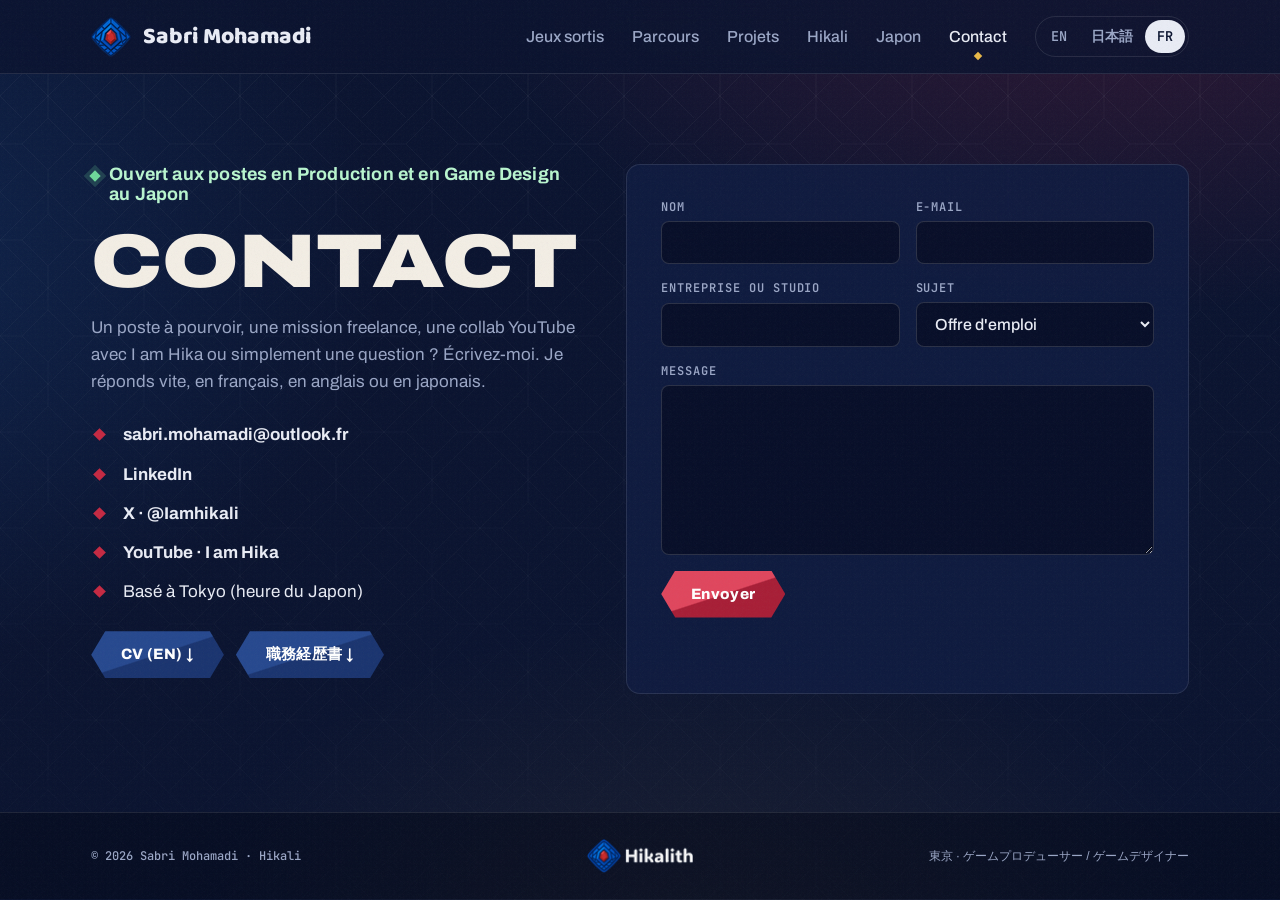
<file: docs/fr/contact.html>
<!doctype html>
<html lang="fr">
<head>
<meta charset="utf-8">
<meta name="viewport" content="width=device-width, initial-scale=1">
<title>Contact | Sabri Mohamadi</title>
<meta name="description" content="Contacter Sabri Mohamadi, Producer et Game Designer à Tokyo, pour un poste, une mission freelance ou une collab YouTube.">
<meta property="og:title" content="Contact | Sabri Mohamadi">
<meta property="og:description" content="Contacter Sabri Mohamadi, Producer et Game Designer à Tokyo, pour un poste, une mission freelance ou une collab YouTube.">
<meta property="og:type" content="website">
<meta property="og:url" content="https://www.sabri-mohamadi.fr/fr/contact.html">
<meta property="og:locale" content="fr_FR">
<meta property="og:image" content="https://www.sabri-mohamadi.fr/assets/og.jpg">
<meta name="twitter:card" content="summary_large_image">
<link rel="canonical" href="https://www.sabri-mohamadi.fr/fr/contact.html">
<link rel="alternate" hreflang="en" href="https://www.sabri-mohamadi.fr/contact.html">
<link rel="alternate" hreflang="ja" href="https://www.sabri-mohamadi.fr/ja/contact.html">
<link rel="alternate" hreflang="fr" href="https://www.sabri-mohamadi.fr/fr/contact.html">
<link rel="alternate" hreflang="x-default" href="https://www.sabri-mohamadi.fr/contact.html">
<link rel="icon" href="../assets/brand/favicon-64.png" type="image/png">
<link rel="apple-touch-icon" href="../assets/brand/apple-touch-icon.png">
<meta name="theme-color" content="#0b1430">
<link rel="preload" href="../fonts/archivo-latin-wdth-normal.woff2" as="font" type="font/woff2" crossorigin>
<link rel="stylesheet" href="../style.css">
</head>
<body data-page="contact">
<a class="skip" href="#main">Skip to content</a>

<header class="nav">
  <a class="brand" href="index.html" aria-label="Sabri Mohamadi, home">
    <img src="../assets/brand/hikalith-mark-40.png" srcset="../assets/brand/hikalith-mark-40.png 1x, ../assets/brand/hikalith-mark-80.png 2x, ../assets/brand/hikalith-mark-120.png 3x" alt="" width="40" height="40">
    <span>Sabri Mohamadi</span>
  </a>
  <button class="menu-toggle" type="button" aria-expanded="false" aria-controls="site-nav" aria-label="Menu"><span></span><span></span></button>
  <nav class="nav-links" id="site-nav" aria-label="Sections">
    <a href="index.html#shipped" data-i18n="nav.shipped">Jeux sortis</a>
    <a href="index.html#career" data-i18n="nav.career">Parcours</a>
    <a href="index.html#projects" data-i18n="nav.projects">Projets</a>
    <a href="index.html#hikali">Hikali</a>
    <a href="index.html#japan" data-i18n="nav.japan">Japon</a>
    <a href="contact.html" aria-current="page" data-i18n="nav.contact">Contact</a>
  </nav>
  <nav class="lang" aria-label="Language"><a href="/contact.html" hreflang="en" lang="en">EN</a><a href="/ja/contact.html" hreflang="ja" lang="ja">日本語</a><a href="/fr/contact.html" hreflang="fr" lang="fr" aria-current="true">FR</a></nav>
</header>

<main class="page-contact" id="main">
  <div>
    <p class="eyebrow eyebrow-status"><span class="dot"></span><span data-i18n="hero.eyebrow">Ouvert aux postes en Production et en Game Design au Japon</span></p>
    <h1 data-i18n="cp.title">Contact</h1>
    <p class="intro" data-i18n="cp.intro">Un poste à pourvoir, une mission freelance, une collab YouTube avec I am Hika ou simplement une question ? Écrivez-moi. Je réponds vite, en français, en anglais ou en japonais.</p>
    <ul class="direct">
      <li><a href="mailto:sabri.mohamadi@outlook.fr">sabri.mohamadi@outlook.fr</a></li>
      <li><a href="https://www.linkedin.com/in/sabri-mohamadi-4910741a1/" target="_blank" rel="noopener">LinkedIn</a></li>
      <li><a href="https://x.com/Iamhikali" target="_blank" rel="noopener">X · @Iamhikali</a></li>
      <li><a href="https://www.youtube.com/@IamHika" target="_blank" rel="noopener">YouTube · I am Hika</a></li>
      <li><span data-i18n="cp.where">Basé à Tokyo (heure du Japon)</span></li>
    </ul>
    <div class="cta">
      <a class="btn" href="../assets/cv/Sabri_Mohamadi_CV_EN.pdf" download>CV (EN) ↓</a>
      <a class="btn" href="../assets/cv/Sabri_Mohamadi_Shokumu_Keirekisho_JA.pdf" download>職務経歴書 ↓</a>
    </div>
  </div>

  <form class="form" id="contact-form" data-sending="Envoi en cours…" data-ok="Merci, votre message est bien parti. Je vous réponds très vite." data-err="Le message n&#x27;a pas pu être envoyé. Vous pouvez m&#x27;écrire directement à sabri.mohamadi@outlook.fr." data-activate="Le formulaire est en cours d&#x27;activation. En attendant, écrivez-moi directement à sabri.mohamadi@outlook.fr." action="https://formsubmit.co/sabri.mohamadi@outlook.fr" method="POST">
    <input type="hidden" name="_subject" value="Portfolio contact">
    <input type="hidden" name="_template" value="table">
    <input type="hidden" name="_captcha" value="false">
    <input type="text" name="_honey" class="hp" tabindex="-1" autocomplete="off" aria-hidden="true">
    <div class="row">
      <div class="field"><label for="f-name" data-i18n="cp.name">Nom</label><input id="f-name" name="name" type="text" required autocomplete="name"></div>
      <div class="field"><label for="f-email" data-i18n="cp.email">E-mail</label><input id="f-email" name="email" type="email" required autocomplete="email"></div>
    </div>
    <div class="row">
      <div class="field"><label for="f-company" data-i18n="cp.company">Entreprise ou studio</label><input id="f-company" name="company" type="text" autocomplete="organization"></div>
      <div class="field"><label for="f-topic" data-i18n="cp.topic">Sujet</label>
        <select id="f-topic" name="topic">
          <option value="Job opportunity" data-i18n="cp.t1">Offre d'emploi</option>
          <option value="Freelance / consulting" data-i18n="cp.t2">Freelance ou consulting</option>
          <option value="YouTube collab (I am Hika)" data-i18n="cp.t3">Collab YouTube (I am Hika)</option>
          <option value="Other" data-i18n="cp.t4">Autre chose</option>
        </select>
      </div>
    </div>
    <div class="field"><label for="f-msg" data-i18n="cp.message">Message</label><textarea id="f-msg" name="message" required></textarea></div>
    <button class="btn btn-primary" type="submit" data-i18n="cp.send">Envoyer</button>
    <p class="form-status" role="status" aria-live="polite"></p>
  </form>
</main>

<footer class="footer">
  <span>© 2026 Sabri Mohamadi · Hikali</span>
  <span class="footer-brand"><img src="../assets/brand/hikalith-lockup-109.png" srcset="../assets/brand/hikalith-lockup-109.png 1x, ../assets/brand/hikalith-lockup-218.png 2x, ../assets/brand/hikalith-lockup-327.png 3x" alt="Hikalith" width="109" height="35"></span>
  <span lang="ja">東京 · ゲームプロデューサー / ゲームデザイナー</span>
</footer>

<script src="../site.js"></script>
<script src="../contact.js"></script>
</body>
</html>
</file>
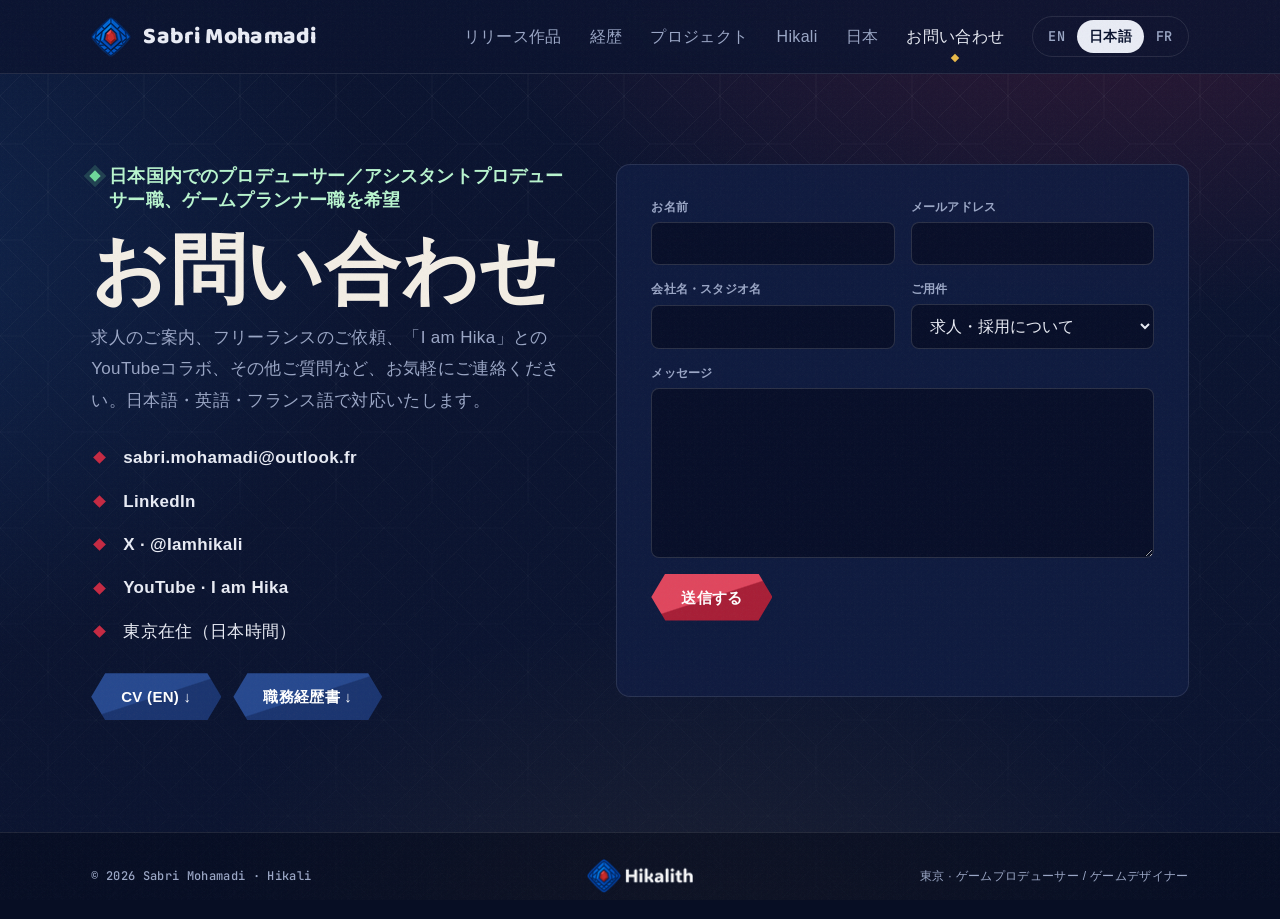
<file: docs/ja/contact.html>
<!doctype html>
<html lang="ja">
<head>
<meta charset="utf-8">
<meta name="viewport" content="width=device-width, initial-scale=1">
<title>お問い合わせ | サブリ・モハマディ</title>
<meta name="description" content="東京在住のプロデューサー・ゲームデザイナー、サブリ・モハマディへのお問い合わせ。">
<meta property="og:title" content="お問い合わせ | サブリ・モハマディ">
<meta property="og:description" content="東京在住のプロデューサー・ゲームデザイナー、サブリ・モハマディへのお問い合わせ。">
<meta property="og:type" content="website">
<meta property="og:url" content="https://www.sabri-mohamadi.fr/ja/contact.html">
<meta property="og:locale" content="ja_JP">
<meta property="og:image" content="https://www.sabri-mohamadi.fr/assets/og.jpg">
<meta name="twitter:card" content="summary_large_image">
<link rel="canonical" href="https://www.sabri-mohamadi.fr/ja/contact.html">
<link rel="alternate" hreflang="en" href="https://www.sabri-mohamadi.fr/contact.html">
<link rel="alternate" hreflang="ja" href="https://www.sabri-mohamadi.fr/ja/contact.html">
<link rel="alternate" hreflang="fr" href="https://www.sabri-mohamadi.fr/fr/contact.html">
<link rel="alternate" hreflang="x-default" href="https://www.sabri-mohamadi.fr/contact.html">
<link rel="icon" href="../assets/brand/favicon-64.png" type="image/png">
<link rel="apple-touch-icon" href="../assets/brand/apple-touch-icon.png">
<meta name="theme-color" content="#0b1430">
<link rel="preload" href="../fonts/archivo-latin-wdth-normal.woff2" as="font" type="font/woff2" crossorigin>
<link rel="stylesheet" href="../style.css">
</head>
<body data-page="contact">
<a class="skip" href="#main">Skip to content</a>

<header class="nav">
  <a class="brand" href="index.html" aria-label="Sabri Mohamadi, home">
    <img src="../assets/brand/hikalith-mark-40.png" srcset="../assets/brand/hikalith-mark-40.png 1x, ../assets/brand/hikalith-mark-80.png 2x, ../assets/brand/hikalith-mark-120.png 3x" alt="" width="40" height="40">
    <span>Sabri Mohamadi</span>
  </a>
  <button class="menu-toggle" type="button" aria-expanded="false" aria-controls="site-nav" aria-label="Menu"><span></span><span></span></button>
  <nav class="nav-links" id="site-nav" aria-label="Sections">
    <a href="index.html#shipped" data-i18n="nav.shipped">リリース作品</a>
    <a href="index.html#career" data-i18n="nav.career">経歴</a>
    <a href="index.html#projects" data-i18n="nav.projects">プロジェクト</a>
    <a href="index.html#hikali">Hikali</a>
    <a href="index.html#japan" data-i18n="nav.japan">日本</a>
    <a href="contact.html" aria-current="page" data-i18n="nav.contact">お問い合わせ</a>
  </nav>
  <nav class="lang" aria-label="Language"><a href="/contact.html" hreflang="en" lang="en">EN</a><a href="/ja/contact.html" hreflang="ja" lang="ja" aria-current="true">日本語</a><a href="/fr/contact.html" hreflang="fr" lang="fr">FR</a></nav>
</header>

<main class="page-contact" id="main">
  <div>
    <p class="eyebrow eyebrow-status"><span class="dot"></span><span data-i18n="hero.eyebrow">日本国内でのプロデューサー／アシスタントプロデューサー職、ゲームプランナー職を希望</span></p>
    <h1 data-i18n="cp.title">お問い合わせ</h1>
    <p class="intro" data-i18n="cp.intro">求人のご案内、フリーランスのご依頼、「I am Hika」とのYouTubeコラボ、その他ご質問など、お気軽にご連絡ください。日本語・英語・フランス語で対応いたします。</p>
    <ul class="direct">
      <li><a href="mailto:sabri.mohamadi@outlook.fr">sabri.mohamadi@outlook.fr</a></li>
      <li><a href="https://www.linkedin.com/in/sabri-mohamadi-4910741a1/" target="_blank" rel="noopener">LinkedIn</a></li>
      <li><a href="https://x.com/Iamhikali" target="_blank" rel="noopener">X · @Iamhikali</a></li>
      <li><a href="https://www.youtube.com/@IamHika" target="_blank" rel="noopener">YouTube · I am Hika</a></li>
      <li><span data-i18n="cp.where">東京在住（日本時間）</span></li>
    </ul>
    <div class="cta">
      <a class="btn" href="../assets/cv/Sabri_Mohamadi_CV_EN.pdf" download>CV (EN) ↓</a>
      <a class="btn" href="../assets/cv/Sabri_Mohamadi_Shokumu_Keirekisho_JA.pdf" download>職務経歴書 ↓</a>
    </div>
  </div>

  <form class="form" id="contact-form" data-sending="送信中…" data-ok="送信が完了しました。近日中にご返信いたします。" data-err="送信に失敗しました。お手数ですが sabri.mohamadi@outlook.fr まで直接ご連絡ください。" data-activate="現在フォームは準備中です。sabri.mohamadi@outlook.fr まで直接ご連絡ください。" action="https://formsubmit.co/sabri.mohamadi@outlook.fr" method="POST">
    <input type="hidden" name="_subject" value="Portfolio contact">
    <input type="hidden" name="_template" value="table">
    <input type="hidden" name="_captcha" value="false">
    <input type="text" name="_honey" class="hp" tabindex="-1" autocomplete="off" aria-hidden="true">
    <div class="row">
      <div class="field"><label for="f-name" data-i18n="cp.name">お名前</label><input id="f-name" name="name" type="text" required autocomplete="name"></div>
      <div class="field"><label for="f-email" data-i18n="cp.email">メールアドレス</label><input id="f-email" name="email" type="email" required autocomplete="email"></div>
    </div>
    <div class="row">
      <div class="field"><label for="f-company" data-i18n="cp.company">会社名・スタジオ名</label><input id="f-company" name="company" type="text" autocomplete="organization"></div>
      <div class="field"><label for="f-topic" data-i18n="cp.topic">ご用件</label>
        <select id="f-topic" name="topic">
          <option value="Job opportunity" data-i18n="cp.t1">求人・採用について</option>
          <option value="Freelance / consulting" data-i18n="cp.t2">フリーランス・コンサルティングのご依頼</option>
          <option value="YouTube collab (I am Hika)" data-i18n="cp.t3">YouTubeコラボ（I am Hika）</option>
          <option value="Other" data-i18n="cp.t4">その他</option>
        </select>
      </div>
    </div>
    <div class="field"><label for="f-msg" data-i18n="cp.message">メッセージ</label><textarea id="f-msg" name="message" required></textarea></div>
    <button class="btn btn-primary" type="submit" data-i18n="cp.send">送信する</button>
    <p class="form-status" role="status" aria-live="polite"></p>
  </form>
</main>

<footer class="footer">
  <span>© 2026 Sabri Mohamadi · Hikali</span>
  <span class="footer-brand"><img src="../assets/brand/hikalith-lockup-109.png" srcset="../assets/brand/hikalith-lockup-109.png 1x, ../assets/brand/hikalith-lockup-218.png 2x, ../assets/brand/hikalith-lockup-327.png 3x" alt="Hikalith" width="109" height="35"></span>
  <span lang="ja">東京 · ゲームプロデューサー / ゲームデザイナー</span>
</footer>

<script src="../site.js"></script>
<script src="../contact.js"></script>
</body>
</html>
</file>
<file: docs/style.css>
/* V3: midnight navy, gold and crimson, stained-glass texture.
   Type: Archivo (editorial titles), JetBrains Mono (labels), Baloo 2 (Hikalith / Hikali signature only). */
@font-face { font-family: "Archivo"; src: url(fonts/archivo-latin-wdth-normal.woff2) format("woff2-variations"); font-weight: 100 900; font-stretch: 62% 125%; font-display: swap;
  unicode-range: U+0000-00FF, U+0131, U+0152-0153, U+02BB-02BC, U+02C6, U+02DA, U+02DC, U+0304, U+0308, U+0329, U+2000-206F, U+20AC, U+2122, U+2191, U+2193, U+2212, U+2215, U+FEFF, U+FFFD; }
@font-face { font-family: "Archivo"; src: url(fonts/archivo-latin-ext-wdth-normal.woff2) format("woff2-variations"); font-weight: 100 900; font-stretch: 62% 125%; font-display: swap;
  unicode-range: U+0100-02BA, U+02BD-02C5, U+02C7-02CC, U+02CE-02D7, U+02DD-02FF, U+0304, U+0308, U+0329, U+1D00-1DBF, U+1E00-1E9F, U+1EF2-1EFF, U+2020, U+20A0-20AB, U+20AD-20C0, U+2113, U+2C60-2C7F, U+A720-A7FF; }
@font-face { font-family: "JetBrains Mono"; src: url(fonts/jetbrains-mono-latin-wght-normal.woff2) format("woff2-variations"); font-weight: 100 800; font-display: swap; }
@font-face { font-family: "Baloo 2"; src: url(fonts/baloo-2-latin-wght-normal.woff2) format("woff2-variations"); font-weight: 400 800; font-display: swap; }

:root {
  --ink: #0b1430;
  --ink-2: #111d42;
  --ink-3: #182858;
  --band: rgba(4, 8, 24, .45);
  --line: rgba(255, 255, 255, .1);
  --paper: #f3eee5;
  --text: #e9ecf5;
  --muted: #9ba7c6;
  --gold: #e9b949;
  --crimson: #c62a43;
  --crimson-light: #ff8193;
  --glass: #2b7fe8;
  --glass-light: #8cc0ff;
  --jp: "Hiragino Kaku Gothic ProN", "Hiragino Sans", "Yu Gothic", "YuGothic", "Meiryo", "Noto Sans JP", sans-serif;
  --sans: "Archivo", var(--jp);
  --mono: "JetBrains Mono", ui-monospace, monospace;
  --brand: "Baloo 2", var(--sans);
  --gutter: clamp(16px, 4vw, 56px);
  --max: 1200px;
  --radius: 10px;
}

* { box-sizing: border-box; }
html { scroll-behavior: smooth; scroll-padding-top: 88px; overflow-x: clip; }
body {
  margin: 0;
  color: var(--text);
  font-family: var(--sans);
  font-size: 17px;
  line-height: 1.6;
  -webkit-font-smoothing: antialiased;
  overflow-x: clip;
  background-color: var(--ink);
  background-image:
    radial-gradient(1100px 620px at 88% -8%, rgba(198, 42, 67, .22), transparent 62%),
    radial-gradient(900px 700px at -12% 28%, rgba(43, 127, 232, .16), transparent 60%),
    radial-gradient(900px 600px at 55% 108%, rgba(233, 185, 73, .08), transparent 60%);
  background-attachment: fixed;
}
/* stained-glass lattice + grain */
body::before {
  content: ""; position: fixed; inset: 0; pointer-events: none; z-index: 0;
  background-image: url("data:image/svg+xml,%3Csvg xmlns='http://www.w3.org/2000/svg' width='96' height='96' viewBox='0 0 96 96'%3E%3Cg fill='none' stroke='%23ffffff' stroke-opacity='.045' stroke-width='1'%3E%3Cpath d='M48 0L96 48L48 96L0 48Z'/%3E%3Cpath d='M48 22L74 48L48 74L22 48Z'/%3E%3Cpath d='M0 0L22 22M96 0L74 22M0 96L22 74M96 96L74 74M48 0V22M48 74V96M0 48H22M74 48H96'/%3E%3C/g%3E%3C/svg%3E");
  -webkit-mask-image: linear-gradient(180deg, #000 0%, rgba(0,0,0,.55) 60%, rgba(0,0,0,.35) 100%);
          mask-image: linear-gradient(180deg, #000 0%, rgba(0,0,0,.55) 60%, rgba(0,0,0,.35) 100%);
}
body::after {
  content: ""; position: fixed; inset: 0; pointer-events: none; z-index: 100; opacity: .05;
  background-image: url("data:image/svg+xml,%3Csvg xmlns='http://www.w3.org/2000/svg' width='160' height='160'%3E%3Cfilter id='n'%3E%3CfeTurbulence baseFrequency='.85' numOctaves='3' stitchTiles='stitch'/%3E%3C/filter%3E%3Crect width='100%25' height='100%25' filter='url(%23n)'/%3E%3C/svg%3E");
}
main, .footer { position: relative; z-index: 1; }
html[lang="ja"] body { font-family: var(--jp); line-height: 1.85; letter-spacing: .02em; }
a { color: inherit; }
img { max-width: 100%; display: block; }
b { color: #fff; font-weight: 700; }
::selection { background: var(--crimson); color: #fff; }

/* Latin display type stays in Archivo whatever the language */
.name, .stats dt, .game h3, .proj-body h3, .proj-art span, .jam h4, .contact-mail { font-family: var(--sans); }
.brand, .aka, .footer-brand { font-family: var(--brand); }

/* zigzag bands (from the Hikalith slides) */
.band { position: relative; border-image: linear-gradient(var(--band) 0 0) fill 0 / / 0 100vmax; }
.band::before, .band::after { content: ""; position: absolute; left: 50%; width: 100vw; margin-left: -50vw; height: 16px; }
.band::before { top: -15px; background: conic-gradient(from 135deg at 50% 0, var(--band) 90deg, transparent 0) 0 0 / 32px 16px repeat-x; }
.band::after { bottom: -15px; background: conic-gradient(from -45deg at 50% 100%, var(--band) 90deg, transparent 0) 0 0 / 32px 16px repeat-x; }

/* NAV */
.nav {
  position: sticky; top: 0; z-index: 50;
  display: flex; align-items: center; gap: 28px;
  padding: 16px max(var(--gutter), calc((100% - var(--max)) / 2 + var(--gutter)));
  background: rgba(11, 20, 48, .82);
  backdrop-filter: blur(10px);
  border-bottom: 1px solid var(--line);
}
.brand { display: flex; align-items: center; gap: 12px; text-decoration: none; font-weight: 800; font-size: 23px; line-height: 40px; white-space: nowrap; }
.brand img { width: 40px; height: 40px; }
.nav-links { display: flex; gap: 28px; margin-left: auto; font-size: 16px; font-weight: 500; }
.nav-links a { text-decoration: none; color: var(--muted); white-space: nowrap; transition: color .2s; }
.nav-links a { position: relative; }
.nav-links a:hover, .nav-links a[aria-current="page"] { color: var(--text); }
.nav-links a[aria-current="page"]::after, .nav-links a:hover::after { content: ""; position: absolute; left: 50%; bottom: -10px; width: 6px; height: 6px; background: var(--gold); transform: translateX(-50%) rotate(45deg); }
.lang { display: flex; border: 1px solid var(--line); border-radius: 999px; padding: 3px; }
.lang a { color: var(--muted); font: 600 13.5px var(--mono); padding: 7px 12px; border-radius: 999px; text-decoration: none; }
.lang a:hover { color: var(--text); }
.lang a[aria-current="true"] { background: var(--text); color: var(--ink); }

/* HERO */
.hero { max-width: var(--max); margin: 0 auto; padding: clamp(48px, 9vw, 120px) var(--gutter) 40px; }
.hero-grid { display: grid; grid-template-columns: minmax(0, 1fr) auto; gap: 40px; align-items: start; }
.eyebrow { font: 500 13px var(--mono); text-transform: uppercase; letter-spacing: .12em; color: var(--muted); display: flex; align-items: center; gap: 10px; margin: 0 0 22px; }
html[lang="ja"] .eyebrow { font-family: var(--jp); }
.dot { width: 8px; height: 8px; transform: rotate(45deg); background: #6fd99a; box-shadow: 0 0 0 4px rgba(111, 217, 154, .2); animation: pulse 2.4s infinite; }
@keyframes pulse { 50% { box-shadow: 0 0 0 8px transparent; } }
.name { margin: 0; font-weight: 900; font-stretch: 125%; text-transform: uppercase; font-size: clamp(40px, 8.6vw, 124px); line-height: .86; letter-spacing: -.02em; color: var(--paper); }
.aka { margin: 14px 0 0; font-weight: 800; font-size: clamp(22px, 2.4vw, 32px); color: var(--gold); line-height: 1; }
.aka span { color: var(--muted); font-weight: 500; }
.lead { max-width: 640px; font-size: clamp(17px, 1.6vw, 20px); margin: 30px 0 24px; }
html[lang="ja"] .lead { font-size: clamp(16px, 1.4vw, 18px); }
.chips { display: flex; flex-wrap: wrap; gap: 8px; list-style: none; padding: 0; margin: 0 0 32px; }
.chips li {
  --facet: var(--gold);
  font: 700 12px var(--sans); text-transform: uppercase; letter-spacing: .08em; color: var(--text);
  padding: 8px 18px 8px 24px; line-height: 17px;
  background: linear-gradient(105deg, var(--facet) 0 10.4px, rgba(255,255,255,.07) 11.6px);
  clip-path: polygon(8px 0, 100% 0, calc(100% - 8px) 100%, 0 100%);
}
html[lang="ja"] .chips li { font-family: var(--jp); letter-spacing: .04em; text-transform: none; }
.chips .chip-ok { --facet: #6fd99a; color: #a8efc2; }
.cta { display: flex; flex-wrap: wrap; gap: 12px; }
.btn {
  --f1: #27498f; --f2: #1b3570;
  display: inline-flex; align-items: center; justify-content: center; gap: 8px;
  padding: 14px 30px; border: 0; cursor: pointer; text-decoration: none;
  font: 800 15px var(--sans); line-height: 19px; letter-spacing: .02em; color: #fff;
  background: linear-gradient(162deg, var(--f1) 0 calc(50% - .7px), var(--f2) calc(50% + .7px) 100%);
  clip-path: polygon(14px 0, calc(100% - 14px) 0, 100% 50%, calc(100% - 14px) 100%, 14px 100%, 0 50%);
  transition: transform .15s, filter .2s;
}
html[lang="ja"] .btn { font-family: var(--jp); }
.btn:hover { transform: translateY(-2px); filter: brightness(1.12); }
.btn-primary { --f1: #e0475e; --f2: #a81f37; }
.btn-ghost { --f1: transparent; --f2: transparent; clip-path: none; padding-left: 8px; padding-right: 8px; color: var(--muted); }
.btn-ghost::after { content: ""; width: 7px; height: 7px; background: var(--gold); transform: rotate(45deg); margin-left: 4px; transition: transform .2s; }
.btn-ghost:hover { color: #fff; filter: none; }
.btn-ghost:hover::after { transform: translateX(3px) rotate(45deg); }
.hero-side { display: flex; gap: 18px; align-items: flex-start; padding-top: 8px; }
.kana { writing-mode: vertical-rl; font-family: var(--jp); font-size: clamp(22px, 2.4vw, 34px); font-weight: 700; letter-spacing: .25em; color: var(--muted); }
.hanko { font-family: var(--jp); font-weight: 700; color: var(--crimson-light); border: 3px solid var(--crimson); border-radius: 6px; padding: 8px 6px; font-size: 20px; line-height: 1.15; text-align: center; transform: rotate(4deg); background: rgba(198, 42, 67, .1); }

.stats { display: grid; grid-template-columns: repeat(3, 1fr); margin: clamp(48px, 7vw, 88px) 0 0; border-top: 1px solid var(--line); }
.stats > div { padding: 22px 20px 0 0; }
.stats > div + div { padding-left: 20px; border-left: 1px solid var(--line); }
.stats dt { font-weight: 900; font-stretch: 125%; font-size: clamp(32px, 4.4vw, 56px); line-height: 1; color: var(--gold); }
.stats dd { margin: 8px 0 0; color: var(--muted); font-size: 14px; }

/* SECTIONS */
.section { max-width: var(--max); margin: 0 auto; padding: clamp(64px, 9vw, 112px) var(--gutter) 0; }
.section.band { margin-top: clamp(72px, 9vw, 112px); padding-top: clamp(56px, 7vw, 88px); padding-bottom: clamp(56px, 7vw, 88px); }
.section.band + .section { padding-top: clamp(80px, 9vw, 120px); }
main { counter-reset: sec; }
.section-head { counter-increment: sec; display: grid; grid-template-columns: auto 1fr; column-gap: 18px; align-items: center; margin-bottom: 36px; }
.diamond { width: 14px; height: 14px; background: var(--crimson); transform: rotate(45deg); box-shadow: 0 0 0 3px rgba(198, 42, 67, .25); }
.section-head h2 { margin: 0; font-weight: 900; font-stretch: 118%; text-transform: uppercase; font-size: clamp(28px, 4vw, 48px); line-height: 1; letter-spacing: -.01em; }
html[lang="ja"] .section-head h2 { text-transform: none; letter-spacing: .04em; }
.section-head h2::after { content: "0" counter(sec); font: 700 clamp(15px, 1.5vw, 20px) var(--mono); color: var(--gold); letter-spacing: .1em; vertical-align: super; margin-left: 12px; }
.section-sub { grid-column: 2; margin: 12px 0 0; color: var(--muted); font-size: 15px; }

/* SHIPPED */
.shipped { display: grid; grid-template-columns: 1.25fr 1fr 1fr; gap: 16px; }
.game { position: relative; display: grid; grid-row: span 8; grid-template-rows: subgrid; row-gap: 0; padding: 0 22px 26px; overflow: hidden; background: linear-gradient(165deg, #3a1530, var(--ink-2) 70%); border: 1px solid rgba(198, 42, 67, .4); border-radius: var(--radius); transition: transform .25s, border-color .25s; }
.game::before { content: ""; position: absolute; left: 22px; bottom: 0; width: 46px; height: 5px; background: var(--gold); }
.game:hover { transform: translateY(-4px); border-color: rgba(233, 185, 73, .45); }
.game-img { display: block; width: calc(100% + 44px); max-width: none; margin: 0 -22px 16px; height: clamp(170px, 16vw, 200px); object-fit: cover; border-bottom: 1px solid var(--line); }
.game-top { display: flex; justify-content: space-between; align-items: center; align-self: start; padding-bottom: 12px; }
.game-date { font: 600 13px var(--mono); color: var(--gold); }
.game-tag { font: 500 11px var(--mono); text-transform: uppercase; letter-spacing: .1em; padding: 4px 8px; border: 1px solid var(--line); border-radius: 3px; color: var(--muted); }
html[lang="ja"] .game-tag { font-family: var(--jp); }
.game h3 { margin: 0 0 8px; font-weight: 900; font-stretch: 112%; text-transform: uppercase; font-size: clamp(22px, 2.3vw, 30px); line-height: 1; color: var(--paper); }
.game h3 span { display: block; font-size: .55em; font-weight: 600; text-transform: none; color: var(--muted); margin-top: 6px; letter-spacing: 0; }
.sprite { position: absolute; width: 0; height: 0; overflow: hidden; }
/* Award laurels: festival-poster style, two mirrored branches around a three-line label */
.laurels { display: flex; flex-wrap: wrap; gap: 14px 30px; }
.laurels.stack { flex-direction: column; gap: 14px; align-self: start; margin: 0 0 18px; padding-top: 16px; border-top: 1px solid var(--line); }
.laurels.stack .lt { max-width: 178px; }
.laurel { display: inline-flex; align-items: center; gap: 4px; max-width: 100%; color: var(--gold); text-decoration: none; transition: filter .25s ease, transform .25s ease; }
.laurel .lr { width: 20px; height: 50px; flex: none; }
.laurel .lr.flip { transform: scaleX(-1); }
.laurel .lt { display: flex; flex-direction: column; align-items: center; text-align: center; min-width: 0; line-height: 1.15; }
.laurel .lk { font: 700 11px var(--mono); letter-spacing: .24em; margin-right: -.24em; text-transform: uppercase; color: var(--gold); }
.laurel .le { font: 800 12.5px/1.15 var(--display); font-stretch: 108%; letter-spacing: .02em; text-transform: uppercase; color: var(--paper); margin: 4px 0 3px; text-wrap: balance; }
.laurel .lc { font: 500 11.5px/1.3 var(--body); color: var(--muted); text-wrap: balance; }
.laurel.win .lk { color: #ffd76a; }
.laurel:hover { filter: drop-shadow(0 0 12px rgba(233, 185, 73, .35)); }
.laurel:hover .le { color: var(--gold); }
.laurel:focus-visible { outline: 2px solid var(--paper); outline-offset: 4px; border-radius: 4px; }
html[lang="ja"] .laurel .lk, html[lang="ja"] .laurel .lc { font-family: var(--jp); letter-spacing: .08em; margin-right: 0; }
.hero-awards { margin: 30px 0 0; }
.hero-awards .laurel .lr { width: 24px; height: 60px; }
.hero-awards .laurel .le { font-size: clamp(13px, 1.25vw, 15px); }
.hero-awards .laurel .lc { font-size: 12.5px; }
.hero-awards .laurel .lk { font-size: 12px; }
.tga-line { margin: 0 0 12px; font: 500 13px/1.5 var(--mono); letter-spacing: .02em; color: var(--muted); max-width: 640px; }
html[lang="ja"] .tga-line { font-family: var(--jp); }
.hero-awards + .lead { margin-top: 28px; }
.game-dev { margin: 0 0 14px; font: 500 13px var(--mono); color: var(--muted); }
html[lang="ja"] .game-dev { font-family: var(--jp); }
.game-role { margin: 0 0 18px; font-size: 15px; }
.plats { display: flex; flex-wrap: wrap; align-content: flex-end; gap: 6px; list-style: none; padding: 0; margin: 0; }
.plats li { font: 500 11px var(--mono); padding: 3px 7px; background: rgba(255,255,255,.06); border-radius: 3px; color: var(--muted); }
.game-link { margin-top: 16px; justify-self: start; align-self: start; font: 600 12px var(--mono); color: var(--gold); text-decoration: none; }
.game-link:hover { text-decoration: underline; }
.gallery { display: grid; grid-template-columns: 2fr 1fr 1fr; gap: 16px; margin-top: 16px; }
.gallery img { width: 100%; height: 100%; aspect-ratio: 16 / 9; object-fit: cover; border-radius: var(--radius); border: 1px solid var(--line); }
.shipped-note { margin: 18px 0 0; color: var(--muted); font-size: 14px; max-width: 900px; }
.shipped-note .credit { font: 500 11px var(--mono); opacity: .7; }

/* CRAFT */
.craft { display: grid; grid-template-columns: repeat(4, 1fr); border-top: 1px solid var(--line); }
.craft article { padding: 28px 24px 8px 0; }
.craft article + article { padding-left: 24px; border-left: 1px solid var(--line); }
.craft-num { display: inline-grid; place-items: center; width: 28px; height: 28px; border: 1.5px solid var(--gold); transform: rotate(45deg); margin: 4px 0 0 4px; }
.craft-num > span { transform: rotate(-45deg); font: 700 11px var(--mono); color: var(--gold); }
.craft h3 { margin: 16px 0 10px; font-weight: 800; font-stretch: 112%; font-size: 22px; }
html[lang="ja"] .craft h3 { font-family: var(--jp); }
.craft p { margin: 0 0 18px; color: var(--muted); font-size: 15px; }
.pills { display: flex; flex-wrap: wrap; gap: 6px; list-style: none; padding: 0; margin: 0; }
.pills li {
  --facet: rgba(255,255,255,.35); --fill: rgba(255,255,255,.06);
  font-size: 12.5px; font-weight: 600; padding: 5px 14px 5px 15px; color: var(--text);
  background: linear-gradient(105deg, var(--facet) 0 7.4px, var(--fill) 8.6px);
  clip-path: polygon(6px 0, 100% 0, calc(100% - 6px) 100%, 0 100%);
}
.pills-red li { --facet: var(--crimson); --fill: rgba(198, 42, 67, .16); color: #ffc1c9; }
.pills-yellow li { --facet: var(--gold); --fill: rgba(233, 185, 73, .12); color: #f6d98e; }
.pills-blue li { --facet: var(--glass); --fill: rgba(43, 127, 232, .16); color: #c4dcff; }
.pills-grey li { --facet: rgba(255,255,255,.5); --fill: rgba(255,255,255,.06); }

/* TIMELINE */
.timeline { list-style: none; margin: 0; padding: 0; }
.timeline > li { display: grid; grid-template-columns: 120px 1fr; gap: 32px; padding: 28px 0; border-top: 1px solid var(--line); position: relative; }
.timeline > li::before { content: ""; position: absolute; left: -24px; top: 36px; width: 9px; height: 9px; background: var(--crimson); transform: rotate(45deg); }
.tl-when { font: 600 14px/1.4 var(--mono); color: var(--gold); }
html[lang="ja"] .tl-when { font-family: var(--jp); }
.tl-body h3 { margin: 0; font-size: 21px; font-weight: 800; font-stretch: 108%; }
.tl-body h3 em { font-style: normal; font-weight: 500; color: var(--muted); }
.tl-where { margin: 2px 0 10px; font: 500 13px var(--mono); color: var(--muted); }
html[lang="ja"] .tl-where { font-family: var(--jp); }
.tl-body p:not(.tl-where) { margin: 0 0 10px; font-size: 15.5px; max-width: 860px; }
.tl-body p:not(.tl-where):last-child { margin-bottom: 0; }
.tl-logo { width: 24px; height: 24px; display: inline-block; vertical-align: -4px; margin-right: 6px; }

.edu { margin-top: 32px; padding: 28px; background: rgba(17, 29, 66, .7); border: 1px solid var(--line); border-radius: var(--radius); }
.edu-title { margin: 0 0 14px; font: 600 12px var(--mono); text-transform: uppercase; letter-spacing: .12em; color: var(--muted); }
html[lang="ja"] .edu-title { font-family: var(--jp); }
.edu ul { list-style: none; margin: 0; padding: 0; display: grid; gap: 12px; }
.edu li { display: flex; flex-wrap: wrap; justify-content: space-between; gap: 4px 24px; }
.edu li span { color: var(--muted); font-size: 14px; }

/* PROJECTS */
.projects { display: grid; grid-template-columns: 1fr 1fr; gap: 16px; }
.proj { display: grid; grid-template-rows: auto 1fr; background: var(--ink-2); border: 1px solid var(--line); border-radius: var(--radius); overflow: hidden; }
.proj-art { height: 180px; display: grid; place-items: center; position: relative; overflow: hidden; }
.proj-art span { font-weight: 900; font-stretch: 125%; font-size: 48px; text-transform: uppercase; letter-spacing: .02em; position: relative; }
.proj-art::before { content: ""; position: absolute; inset: 0; background-image: url("data:image/svg+xml,%3Csvg xmlns='http://www.w3.org/2000/svg' width='48' height='48'%3E%3Cpath d='M24 0L48 24L24 48L0 24Z' fill='none' stroke='%23ffffff' stroke-opacity='.07'/%3E%3C/svg%3E"); }
.proj-art-najiki { background: radial-gradient(circle at 50% 120%, #6a1426, #070b1c 70%); }
.proj-art-najiki span { color: transparent; -webkit-text-stroke: 1px #ff5a6e; text-shadow: 0 0 30px rgba(198, 42, 67, .45); }
.proj-art-myhome { background: repeating-linear-gradient(90deg, #142454 0 2px, #0f1c44 2px 48px); }
.proj-art-myhome span { color: var(--glass-light); }
.proj-media { position: relative; display: block; overflow: hidden; border-bottom: 1px solid var(--line); }
.proj-media img { width: 100%; height: auto; aspect-ratio: 16 / 9; object-fit: cover; transition: transform .5s ease; }
.proj-media:hover img { transform: scale(1.03); }
.play { position: absolute; left: 26px; bottom: 22px; width: 44px; height: 44px; background: rgba(198, 42, 67, .92); transform: rotate(45deg); border-radius: 8px; box-shadow: 0 10px 26px rgba(0,0,0,.45); transition: background .2s; }
.play::after { content: ""; position: absolute; left: 50%; top: 50%; border-style: solid; border-width: 7px 0 7px 12px; border-color: transparent transparent transparent #fff; transform: translate(-35%, -50%) rotate(-45deg); }
.proj-media:hover .play { background: var(--crimson); }
.proj-link { display: inline-block; margin-top: 14px; font: 600 12px var(--mono); color: var(--gold); text-decoration: none; }
html[lang="ja"] .proj-link { font-family: var(--jp); }
.proj-link:hover { text-decoration: underline; }
.proj-body { padding: 22px 24px 24px; }
.proj-body h3 { margin: 4px 0 2px; font-size: 24px; font-weight: 900; font-stretch: 112%; }
.proj-role { margin: 0 0 8px; font: 500 13px var(--mono); color: var(--gold); }
html[lang="ja"] .proj-role { font-family: var(--jp); }
.proj-body p:last-of-type { margin: 0; color: var(--muted); font-size: 15px; }
.proj-meta { margin: 0; font: 500 12px var(--mono); color: var(--muted); display: flex; align-items: center; gap: 10px; flex-wrap: wrap; }
.tag { font: 700 10px var(--sans); text-transform: uppercase; letter-spacing: .1em; padding: 4px 11px; background: rgba(255,255,255,.12); color: var(--text); clip-path: polygon(5px 0, 100% 0, calc(100% - 5px) 100%, 0 100%); }
html[lang="ja"] .tag { font-family: var(--jp); letter-spacing: .04em; }
.tag-personal { background: var(--crimson); color: #fff; }
.tag-team { background: var(--glass); color: #fff; }
.sub-title { margin: 48px 0 16px; font: 600 12px var(--mono); text-transform: uppercase; letter-spacing: .12em; color: var(--muted); }
html[lang="ja"] .sub-title { font-family: var(--jp); }
.jams { display: grid; grid-template-columns: 1fr 1fr 0.7fr; gap: 16px; }
.jam { display: flex; flex-direction: column; text-decoration: none; background: var(--ink-2); border: 1px solid var(--line); border-radius: var(--radius); overflow: hidden; transition: border-color .2s, transform .2s; }
.jam:hover { border-color: rgba(233, 185, 73, .45); transform: translateY(-3px); }
.jam img { width: 100%; height: 160px; object-fit: cover; filter: saturate(.85); }
.jam > div { padding: 18px 20px 20px; display: flex; flex-direction: column; flex: 1; }
.jam h4 { margin: 8px 0 6px; font-size: 18px; font-weight: 800; line-height: 1.2; }
.jam p:not(.proj-meta) { margin: 0 0 12px; color: var(--muted); font-size: 14px; }
.jam-link { margin-top: auto; font: 600 12px var(--mono); color: var(--gold); }

/* HIKALI */
.hikali { display: grid; grid-template-columns: 1fr 1.2fr; gap: 48px; align-items: start; }
.hk-lead { font-size: clamp(18px, 1.8vw, 22px); line-height: 1.5; margin: 0 0 24px; color: var(--paper); }
html[lang="ja"] .hk-lead { font-size: clamp(16px, 1.5vw, 19px); line-height: 1.8; }
.hk-soon { display: flex; gap: 14px; align-items: flex-start; padding: 18px 20px; border: 1px dashed rgba(233, 185, 73, .55); border-radius: 8px; margin-bottom: 24px; }
.hk-soon p { margin: 0; font-size: 15px; }
.hk-soon .tag { flex: none; margin-top: 3px; }
.socials { list-style: none; margin: 0; padding: 0; display: flex; flex-wrap: wrap; gap: 8px; }
.socials a, .contact-links a { display: inline-block; padding: 9px 20px 9px 24px; text-decoration: none; font-size: 14px; font-weight: 700; background: linear-gradient(105deg, var(--gold) 0 9.4px, rgba(255,255,255,.07) 10.6px); clip-path: polygon(7px 0, 100% 0, calc(100% - 7px) 100%, 0 100%); transition: background .2s, color .2s; }
.socials a:hover, .contact-links a:hover { background: linear-gradient(105deg, var(--gold) 0 9.4px, rgba(233, 185, 73, .18) 10.6px); color: #fff; }
.hk-videos { display: grid; grid-template-columns: 1fr 1fr; gap: 16px; }
.yt { display: block; text-decoration: none; background: var(--ink-2); border: 1px solid var(--line); border-radius: var(--radius); overflow: hidden; transition: transform .2s, border-color .2s; }
.yt:hover { transform: translateY(-3px); border-color: rgba(233, 185, 73, .45); }
.yt img { width: 100%; height: auto; aspect-ratio: 16 / 9; object-fit: cover; }
.yt-title { display: block; padding: 12px 14px 14px; font-size: 14px; font-weight: 700; line-height: 1.35; }
.yt-title em { font: 600 10px var(--mono); font-style: normal; color: var(--muted); border: 1px solid var(--line); border-radius: 3px; padding: 1px 5px; margin-left: 4px; }

/* JAPAN */
.section-japan .japan { display: grid; grid-template-columns: 1.1fr 1fr; gap: 56px; align-items: start; }
.japan-big { font-size: clamp(22px, 2.6vw, 32px); line-height: 1.3; font-weight: 700; font-stretch: 105%; color: var(--paper); margin: 0 0 20px; }
html[lang="ja"] .japan-big { line-height: 1.6; font-size: clamp(20px, 2.2vw, 26px); }
.japan-text p:last-child { color: var(--muted); margin: 0; }
.langs { list-style: none; margin: 0; padding: 0; display: grid; gap: 18px; }
.langs li { display: grid; grid-template-columns: 1fr auto; gap: 6px 12px; }
.lang-name { font-weight: 700; font-size: 15px; }
.lang-lvl { font: 500 12px var(--mono); color: var(--muted); text-align: right; grid-row: 1; grid-column: 2; }
html[lang="ja"] .lang-lvl { font-family: var(--jp); }
.bar { grid-column: 1 / -1; grid-row: 2; height: 6px; background: rgba(255,255,255,.08); border-radius: 3px; position: relative; overflow: hidden; }
.bar::after { content: ""; position: absolute; inset: 0 auto 0 0; width: var(--v); background: linear-gradient(90deg, #c99a2e, var(--gold)); border-radius: 3px; }
.bar-learning::after { background: repeating-linear-gradient(45deg, var(--gold) 0 6px, transparent 6px 10px); }

/* CONTACT */
.contact { text-align: center; padding-bottom: clamp(72px, 9vw, 112px); }
.contact-kicker { font: 500 13px var(--mono); text-transform: uppercase; letter-spacing: .12em; color: var(--muted); margin: 0 0 18px; }
html[lang="ja"] .contact-kicker { font-family: var(--jp); }
.contact-title { margin: 0 0 28px; font-weight: 900; font-stretch: 125%; text-transform: uppercase; font-size: clamp(36px, 7vw, 92px); line-height: .92; color: var(--paper); }
html[lang="ja"] .contact-title { text-transform: none; font-family: var(--jp); line-height: 1.25; font-size: clamp(30px, 5.5vw, 60px); }
.contact-mail { display: inline-block; font-size: clamp(18px, 2.6vw, 28px); font-weight: 700; color: var(--gold); text-decoration: none; border-bottom: 2px solid var(--gold); padding-bottom: 2px; word-break: break-all; }
.contact-cta { margin-top: 28px; display: flex; justify-content: center; }
.contact-links { list-style: none; padding: 0; margin: 28px 0 0; display: flex; justify-content: center; flex-wrap: wrap; gap: 10px; }

.page-contact { max-width: var(--max); min-height: calc(100vh - 162px); margin: 0 auto; padding: clamp(48px, 7vw, 96px) var(--gutter) clamp(72px, 9vw, 112px); display: grid; grid-template-columns: 1fr 1.2fr; gap: 48px; align-items: start; }
.page-contact h1 { margin: 0 0 16px; font-weight: 900; font-stretch: 125%; text-transform: uppercase; font-size: clamp(40px, 6vw, 76px); line-height: .95; color: var(--paper); }
html[lang="ja"] .page-contact h1 { font-family: var(--jp); text-transform: none; }
.page-contact .intro { color: var(--muted); font-size: 17px; margin: 0 0 26px; }
.direct { list-style: none; margin: 0 0 26px; padding: 0; display: grid; gap: 12px; }
.direct li { display: grid; grid-template-columns: 22px 1fr; gap: 10px; align-items: center; }
.direct li::before { content: ""; width: 9px; height: 9px; background: var(--crimson); transform: rotate(45deg); margin-left: 4px; }
.direct a { text-decoration: none; font-weight: 700; }
.direct a:hover { color: var(--gold); }
.form { background: rgba(17, 29, 66, .85); border: 1px solid var(--line); border-radius: 14px; padding: clamp(22px, 3vw, 34px); display: grid; gap: 16px; }
.form .row { display: grid; grid-template-columns: 1fr 1fr; gap: 16px; }
.field { display: grid; gap: 6px; }
.field label { font: 600 12px var(--mono); text-transform: uppercase; letter-spacing: .08em; color: var(--muted); }
html[lang="ja"] .field label { font-family: var(--jp); letter-spacing: .02em; }
.field input, .field select, .field textarea { width: 100%; font: 500 16px var(--sans); color: var(--text); background: rgba(4, 8, 24, .55); border: 1px solid rgba(255,255,255,.14); border-radius: 8px; padding: 12px 14px; outline: none; transition: border-color .2s; }
.field textarea { min-height: 170px; resize: vertical; }
.field input:focus, .field select:focus, .field textarea:focus { border-color: var(--gold); }
.field select option { background: var(--ink); }
.hp { position: absolute; left: -9999px; }
.form-status { margin: 0; font-weight: 700; min-height: 1.5em; }
.form-status.ok { color: #8fe6b0; }
.form-status.err { color: var(--crimson-light); }
.form .btn { justify-self: start; }

/* FOOTER */
.footer { display: flex; justify-content: space-between; align-items: center; flex-wrap: wrap; gap: 10px; padding: 26px max(var(--gutter), calc((100% - var(--max)) / 2 + var(--gutter))); border-top: 1px solid var(--line); font: 500 12px var(--mono); color: var(--muted); background: rgba(4, 8, 24, .45); }
.footer-brand { display: flex; align-items: center; gap: 8px; color: #fff; font-weight: 800; font-size: 18px; text-decoration: none; }
.footer-brand img { width: auto; height: 34px; }
.footer [lang="ja"] { font-family: var(--jp); }

/* a11y + small screens helpers */
.skip { position: absolute; left: 12px; top: -60px; z-index: 200; padding: 10px 14px; background: var(--gold); color: var(--ink); font-weight: 800; border-radius: 6px; text-decoration: none; }
.skip:focus { top: 12px; }
:focus-visible { outline: 2px solid var(--gold); outline-offset: 3px; border-radius: 4px; }
.menu-toggle { display: none; }
.kana-inline { display: none; }

/* reveal */
.reveal { opacity: 0; transform: translateY(16px); transition: opacity .7s ease, transform .7s ease; }
.reveal.in { opacity: 1; transform: none; }
@media (prefers-reduced-motion: reduce) {
  html { scroll-behavior: auto; }
  .reveal { opacity: 1; transform: none; transition: none; }
  .dot { animation: none; }
}

/* RESPONSIVE */
@media (max-width: 1000px) {
  .shipped { grid-template-columns: 1fr 1fr; }
  .game-lead { grid-column: 1 / -1; }
  .game-lead .game-img { height: auto; aspect-ratio: 21 / 9; }
  .craft { grid-template-columns: 1fr 1fr; }
  .craft article:nth-child(3) { padding-left: 0; border-left: 0; }
  .craft article:nth-child(n+3) { border-top: 1px solid var(--line); }
  .jams { grid-template-columns: 1fr 1fr; }
  .jam-small { grid-column: 1 / -1; }
  .section-japan .japan, .hikali, .page-contact { grid-template-columns: 1fr; gap: 36px; }
}
/* burger menu from tablet width down: the full nav bar no longer fits on one line */
@media (max-width: 1140px) {
  .nav { gap: 12px; }
  .lang { margin-left: auto; }
  .menu-toggle { display: grid; place-content: center; gap: 6px; width: 40px; height: 40px; border: 1px solid var(--line); border-radius: 10px; background: rgba(255,255,255,.04); cursor: pointer; order: 3; }
  .menu-toggle span { width: 18px; height: 2px; background: var(--text); border-radius: 2px; transition: transform .2s; }
  .menu-open .menu-toggle span:first-child { transform: translateY(4px) rotate(45deg); }
  .menu-open .menu-toggle span:last-child { transform: translateY(-4px) rotate(-45deg); }
  .nav-links { display: none; position: absolute; left: 0; right: 0; top: 100%; flex-direction: column; gap: 0; margin: 0; padding: 8px var(--gutter) 16px; background: #0b1430; box-shadow: 0 24px 40px rgba(0,0,0,.45); border-bottom: 1px solid var(--line); font-size: 17px; }
  .nav-links a { padding: 12px 0; border-bottom: 1px solid var(--line); color: var(--text); }
  .nav-links a::after { display: none !important; }
  .menu-open .nav-links { display: flex; }
}
@media (max-width: 760px) {
  .kana-inline { display: block; margin: 0 0 10px; font-family: var(--jp); font-weight: 700; font-size: 15px; letter-spacing: .3em; color: var(--muted); }
  .brand span { display: none; }
  .hero-grid { grid-template-columns: 1fr; }
  .hero-side { display: none; }
  .name { font-size: 11.2vw; }
  .section-head h2::after { margin-left: 8px; font-size: 14px; }
  .stats > div { padding-right: 10px; }
  .stats > div + div { padding-left: 12px; }
  .shipped, .projects, .jams, .craft { grid-template-columns: 1fr; }
  .gallery { grid-template-columns: 1fr 1fr; }
  .gallery img:first-child { grid-column: 1 / -1; }
  .game-img, .game-lead .game-img { height: auto; aspect-ratio: 16 / 9; }
  .craft article, .craft article + article { padding-left: 0; border-left: 0; }
  .craft article + article { border-top: 1px solid var(--line); }
  .timeline > li { grid-template-columns: 1fr; gap: 8px; }
  .timeline > li::before { display: none; }
  .tl-when br { display: none; }
  .form .row { grid-template-columns: 1fr; }
}

/* accessibility focus block under the craft grid */
.spotlight { position: relative; display: grid; grid-template-columns: auto 1fr; gap: 12px 48px; margin-top: 36px; padding: 30px 30px 34px; background: linear-gradient(165deg, #3a1530, var(--ink-2) 70%); border: 1px solid rgba(198, 42, 67, .4); border-radius: var(--radius); overflow: hidden; }
.spot-kicker { margin: 0 0 6px; font: 600 12px var(--mono); text-transform: uppercase; letter-spacing: .14em; color: var(--gold); }
.spotlight h3 { margin: 0; font-weight: 900; font-stretch: 112%; text-transform: uppercase; font-size: clamp(24px, 2.6vw, 34px); line-height: 1; color: var(--paper); }
html[lang="ja"] .spotlight h3 { font-family: var(--jp); text-transform: none; }
.spot-body p { margin: 0 0 14px; color: var(--text); font-size: 16px; }
.spot-body .pills { margin-top: 18px; }
@media (max-width: 760px) {
  .spotlight { grid-template-columns: 1fr; padding: 24px 20px 30px; }
}
@media (min-width: 761px) {
  .footer { display: grid; grid-template-columns: 1fr auto 1fr; }
  .footer > :last-child { justify-self: end; text-align: right; }
}

/* hero: job titles held so far */
.roles { list-style: none; margin: 26px 0 0; padding: 0; display: grid; gap: 10px; }
.roles li { display: flex; flex-wrap: wrap; align-items: baseline; gap: 2px 14px; padding-left: 22px; position: relative; font-size: clamp(19px, 2vw, 25px); }
.roles li::before { content: ""; position: absolute; left: 2px; top: calc(.6em - 4px); width: 8px; height: 8px; background: var(--gold); transform: rotate(45deg); }
.roles li:first-child::before { background: var(--crimson); }
.roles b { font-weight: 800; font-stretch: 108%; font-size: 1em; line-height: 1.2; color: var(--paper); }
.roles span { font: 500 13px var(--mono); color: var(--muted); }
html[lang="ja"] .roles li { font-size: clamp(17px, 1.8vw, 22px); }
html[lang="ja"] .roles b { font-family: var(--jp); font-stretch: normal; }
html[lang="ja"] .roles span { font-family: var(--mono), var(--jp); }
.hero .lead { margin-top: 26px; }

/* accessibility: three deliverables */
.spot-steps { list-style: none; margin: 22px 0 6px; padding: 0; display: grid; grid-template-columns: repeat(3, 1fr); gap: 14px; counter-reset: step; }
.spot-steps li { counter-increment: step; padding: 16px 16px 18px; background: rgba(4, 8, 24, .35); border: 1px solid var(--line); border-radius: 8px; }
.spot-steps b { display: block; margin-bottom: 6px; font-weight: 800; font-size: 16px; color: var(--paper); }
.spot-steps b::before { content: "0" counter(step); margin-right: 10px; font: 700 12px var(--mono); color: var(--gold); }
.spot-steps span { display: block; font-size: 14px; line-height: 1.5; color: var(--muted); }
html[lang="ja"] .spot-steps b { font-family: var(--jp); }
@media (max-width: 760px) { .spot-steps { grid-template-columns: 1fr; } }

/* hero status line: says plainly that I'm looking for a job */
.eyebrow-status { font: 700 clamp(15px, 1.4vw, 18px) var(--sans); text-transform: none; letter-spacing: .01em; color: #b9f5cf; }
html[lang="ja"] .eyebrow-status { font-family: var(--jp); }
.eyebrow-status { align-items: flex-start; }
.eyebrow-status .dot { flex: none; margin-top: .45em; }
</file>
<file: cv/fonts/zk/all.css>
@import "japanese-400.css"; @import "japanese-500.css"; @import "japanese-700.css";
@import "latin-400.css"; @import "latin-500.css"; @import "latin-700.css";
</file>
